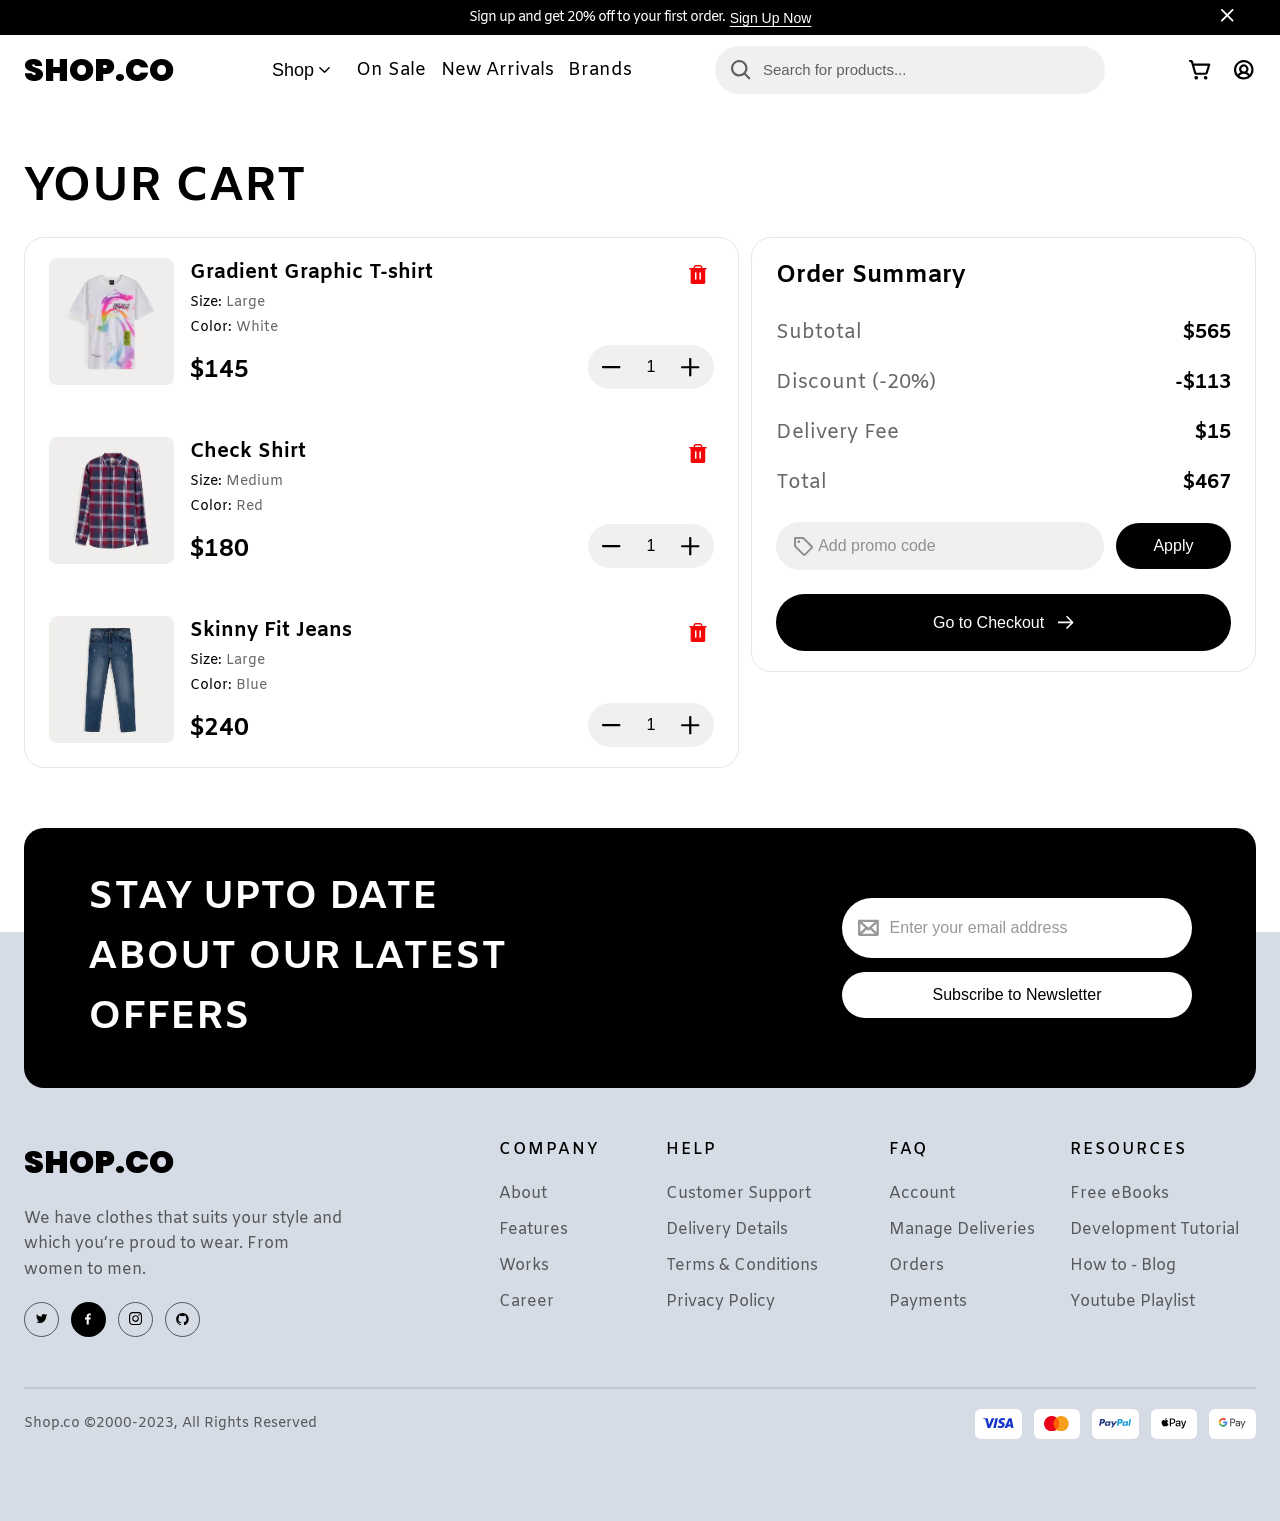
<file: cart.html>
<!doctype html>
<html lang="en">
  <head>
    <meta charset="UTF-8" />
    <meta name="viewport" content="width=device-width, initial-scale=1.0" />
    <title>Cart</title>
    <link rel="stylesheet" href="./css/main.min.css" />
  </head>
  <body>
    <header class="header">
      <div class="header__promo">
        <div class="container">
          <div class="header__promo-container">
            <div class="header__promo-block">
              <p class="header__offer">
                Sign up and get 20% off to your first order.
              </p>
              <button class="btn-sign-up" type="button" data-toggle=".backdrop">
                Sign Up Now
              </button>
            </div>
            <button
              class="btn-close promo-btn-close"
              type="button"
              aria-label="Закрити"
            >
              <svg width="13.3" height="13.3">
                <use href="./images/icons.svg#icon-close"></use>
              </svg>
            </button>
          </div>
        </div>
      </div>

      <div class="container">
        <div class="header__container">
          <button
            class="header__burger"
            type="button"
            data-toggle=".mobile-menu"
          >
            <svg class="header__burger-icon" width="18.75" height="14.25">
              <use href="./images/icons.svg#menu-burger"></use>
            </svg>
          </button>
          <a class="header__logo-site" href="./index.html">SHOP.CO</a>
          <nav class="header__nav">
            <ul class="header__menu">
              <li class="header__dropdown-block">
                <button
                  class="header__btn-dropdown"
                  type="button"
                  aria-expanded="false"
                  aria-controls="shop-menu"
                >
                  Shop

                  <svg class="header__dropdown-icon" width="11.5" height="6.5">
                    <use href="./images/icons.svg#icon-Vector"></use>
                  </svg>
                </button>

                <ul id="shop-menu" class="header__dropdown-menu" hidden>
                  <li class="header__submenu-item">
                    <button class="header__submenu-btn" type="button">
                      Men

                      <svg class="header__submenu-icon" width="6" height="10">
                        <use href="./images/icons.svg#icon-arrow-right"></use>
                      </svg>
                    </button>

                    <ul class="header__submenu" hidden>
                      <li>
                        <a class="header__submenu-link" href="./tshirts.html">T-Shirts</a>
                      </li>
                      <li>
                        <a class="header__submenu-link" href="#">Hoodies</a>
                      </li>
                      <li>
                        <a class="header__submenu-link" href="#">Jeans</a>
                      </li>
                      <li>
                        <a class="header__submenu-link" href="#">Shoes</a>
                      </li>
                    </ul>
                  </li>

                  <li>
                    <a class="header__dropdown-link" href="#">Girl</a>
                  </li>

                  <li>
                    <a class="header__dropdown-link" href="#">Children</a>
                  </li>
                </ul>
              </li>

              <li><a class="header__link" href="#">On Sale</a></li>
              <li><a class="header__link" href="#">New Arrivals</a></li>
              <li><a class="header__link" href="#">Brands</a></li>
            </ul>
          </nav>
          <div class="search">
            <form name="search-form" class="search__form">
              <button class="search__btn" type="submit" aria-label="search">
                <svg class="search__icon" width="20" height="20">
                  <use href="./images/icons.svg#icon-search"></use>
                </svg>
              </button>
              <label class="visually-hidden" for="search-input"
                >Search for products</label
              >
              <input
                type="search"
                class="search__input"
                id="search-input"
                placeholder="Search for products..."
              />
            </form>
          </div>

          <div class="header__icon-block">
            <button
              class="header__btn-search"
              type="button"
              data-toggle=".search-sidebar"
            >
              <svg width="20" height="20">
                <use href="./images/icons.svg#icon-search"></use>
              </svg>
            </button>
            <a href="./cart.html" class="header__btn-cart" aria-label="cart">
              <svg width="22.13" height="20.25">
                <use href="./images/icons.svg#icon-cart"></use>
              </svg>
            </a>
            <button
              class="header__btn-user"
              type="button"
              aria-label="user"
              data-toggle=".backdrop-user"
            >
              <svg width="20.25" height="20.25">
                <use href="./images/icons.svg#icon-user"></use>
              </svg>
            </button>
          </div>
          <!-- ----------------------------------- -->
          <div class="mobile-menu is-hidden">
            <button
              class="mobile-menu__btn-close menu-btn-close"
              type="button"
              data-toggle=".mobile-menu"
            >
              <svg class="mobile-menu__mobile-icon" width="15" height="15">
                <use href="./images/icons.svg#icon-close"></use>
              </svg>
            </button>
            <a class="mobile-menu__logo-mobile" href="./index.html">SHOP.CO</a>

            <nav class="mobile-menu__nav">
              <ul class="mobile-menu__menu">
                <li class="mobile-menu__item">
                  <button
                    class="mobile-menu__link mobile-menu__shop-btn"
                    type="button"
                    aria-expanded="false"
                  >
                    Shop

                    <svg class="mobile-menu__arrow" width="11.5" height="6.5">
                      <use href="./images/icons.svg#icon-Vector"></use>
                    </svg>
                  </button>

                  <ul class="mobile-menu__submenu" hidden>
                    <li class="mobile-menu__submenu-item">
                      <button
                        class="mobile-menu__submenu-btn"
                        type="button"
                        aria-expanded="false"
                      >
                        Men

                        <svg
                          class="mobile-menu__arrow"
                          width="11.5"
                          height="6.5"
                        >
                          <use href="./images/icons.svg#icon-Vector"></use>
                        </svg>
                      </button>

                      <ul class="mobile-menu__subsubmenu" hidden>
                        <li>
                          <a class="mobile-menu__sublink" href="./tshirts.html">
                            T-Shirts
                          </a>
                        </li>

                        <li>
                          <a class="mobile-menu__sublink" href="#"> Hoodies </a>
                        </li>

                        <li>
                          <a class="mobile-menu__sublink" href="#"> Jeans </a>
                        </li>

                        <li>
                          <a class="mobile-menu__sublink" href="#"> Shoes </a>
                        </li>
                      </ul>
                    </li>

                    <li>
                      <a class="mobile-menu__sublink" href="#"> Girl </a>
                    </li>

                    <li>
                      <a class="mobile-menu__sublink" href="#"> Children </a>
                    </li>
                  </ul>
                </li>

                <li>
                  <a class="mobile-menu__link link" href="#"> On Sale </a>
                </li>

                <li>
                  <a class="mobile-menu__link link" href="#"> New Arrivals </a>
                </li>

                <li>
                  <a class="mobile-menu__link link" href="#"> Brands </a>
                </li>
              </ul>
            </nav>
          </div>
          <!-- --------------------------------------- -->
        </div>
      </div>
      <!-- слайдер пошук -->
      <div class="search-sidebar is-hidden">
        <form name="search-sidebar" autocomplete="off">
          <div class="search-sidebar__form-field">
            <button class="search-sidebar__btn-search" type="submit">
              <svg width="22" height="22">
                <use href="./images/icons.svg#icon-search"></use>
              </svg>
            </button>
            <label
              class="search-sidebar__label visually-hidden"
              for="search-product"
              >Search product</label
            >
            <input
              class="search-sidebar__input"
              id="search-product"
              placeholder="Search product"
              type="search"
            />
            <button
              class="btn-close search-sidebar__btn-close"
              data-toggle=".search-sidebar"
              type="button"
            >
              <svg width="18" height="18">
                <use href="./images/icons.svg#icon-close"></use>
              </svg>
            </button>
          </div>
        </form>
      </div>
      <!-- слайдер пошук -->
    </header>
    <main>
      <section class="section cart-section">
        <div class="container">
          <h2 class="section__title cart-section__cart-title">Your cart</h2>
          <div class="cart-section__container">
            <ul class="cart-section__list">
              <li class="cart-section__item">
                <article class="cart-section__card">
                  <img
                    width="295"
                    height="298"
                    class="cart-section__img"
                    srcset="
                      ./images/gradient-graphic.webp    1x,
                      ./images/gradient-graphic@2x.webp 2x
                    "
                    src="./images/gradient-graphic.webp"
                    alt="Gradient Graphic T-shirt"
                  />
                  <div class="cart-section__box">
                    <div class="cart-section__info">
                      <h3 class="cart-section__title">
                        Gradient Graphic T-shirt
                      </h3>
                      <p class="cart-section__size">
                        Size: <span class="cart-section__accept">Large</span>
                      </p>
                      <p class="cart-section__color">
                        Color: <span class="cart-section__accept">White</span>
                      </p>
                      <span class="cart-section__price">$145</span>
                    </div>
                    <div class="cart-section__actions">
                      <button class="btn-delete" type="button">
                        <svg width="18" height="19.5">
                          <use href="./images/icons.svg#icon-delete"></use>
                        </svg>
                      </button>

                      <div class="cart-section__add-container">
                        <button
                          class="cart-section__count-minus"
                          type="button"
                          aria-label="Decrease quantity"
                        >
                          <svg width="18.75" height="3">
                            <use href="./images/icons.svg#icon-minus"></use>
                          </svg>
                        </button>
                        <input
                          class="cart-section__quantity-input"
                          type="text"
                          value="1"
                          inputmode="numeric"
                          min="1"
                          max="5"
                          name="quantity"
                          aria-label="Product quantity"
                        />
                        <button
                          class="cart-section__count-plus"
                          type="button"
                          aria-label="Increase quantity"
                        >
                          <svg width="18.75" height="18.75">
                            <use href="./images/icons.svg#icon-plus"></use>
                          </svg>
                        </button>
                      </div>
                    </div>
                  </div>
                </article>
              </li>
              <li class="cart-section__item">
                <article class="cart-section__card">
                  <img
                    class="cart-section__img"
                    width="295"
                    height="298"
                    srcset="
                      ./images/checkered.webp    1x,
                      ./images/checkered@2x.webp 2x
                    "
                    src="./images/checkered.webp"
                    alt="CHECKERED SHIRT"
                  />
                  <div class="cart-section__box">
                    <div class="cart-section__info">
                      <h3 class="cart-section__title">Check Shirt</h3>
                      <p class="cart-section__size">
                        Size: <span class="cart-section__accept">Medium</span>
                      </p>
                      <p class="cart-section__color">
                        Color: <span class="cart-section__accept">Red</span>
                      </p>
                      <span class="cart-section__price">$180</span>
                    </div>
                    <div class="cart-section__actions">
                      <button class="btn-delete" type="button">
                        <svg width="18" height="19.5">
                          <use href="./images/icons.svg#icon-delete"></use>
                        </svg>
                      </button>

                      <div class="cart-section__add-container">
                        <button
                          class="cart-section__count-minus"
                          type="button"
                          aria-label="Decrease quantity"
                        >
                          <svg width="18.75" height="3">
                            <use href="./images/icons.svg#icon-minus"></use>
                          </svg>
                        </button>
                        <input
                          class="cart-section__quantity-input"
                          type="text"
                          value="1"
                          inputmode="numeric"
                          min="1"
                          max="5"
                          name="quantity"
                          aria-label="Product quantity"
                        />
                        <button
                          class="cart-section__count-plus"
                          type="button"
                          aria-label="Increase quantity"
                        >
                          <svg width="18.75" height="18.75">
                            <use href="./images/icons.svg#icon-plus"></use>
                          </svg>
                        </button>
                      </div>
                    </div>
                  </div>
                </article>
              </li>
              <li class="cart-section__item">
                <article class="cart-section__card">
                  <img
                    class="cart-section__img"
                    width="295"
                    height="298"
                    srcset="./images/skinny.webp 1x, ./images/skinny@2x.webp 2x"
                    src="./images/skinny.webp"
                    alt="SKINNY FIT JEANS"
                  />
                  <div class="cart-section__box">
                    <div class="cart-section__info">
                      <h3 class="cart-section__title">Skinny Fit Jeans</h3>
                      <p class="cart-section__size">
                        Size: <span class="cart-section__accept">Large</span>
                      </p>
                      <p class="cart-section__color">
                        Color: <span class="cart-section__accept">Blue</span>
                      </p>
                      <span class="cart-section__price">$240</span>
                    </div>
                    <div class="cart-section__actions">
                      <button class="btn-delete" type="button">
                        <svg width="18" height="19.5">
                          <use href="./images/icons.svg#icon-delete"></use>
                        </svg>
                      </button>

                      <div class="cart-section__add-container">
                        <button
                          class="cart-section__count-minus"
                          type="button"
                          aria-label="Decrease quantity"
                        >
                          <svg width="18.75" height="3">
                            <use href="./images/icons.svg#icon-minus"></use>
                          </svg>
                        </button>
                        <input
                          class="cart-section__quantity-input"
                          type="text"
                          value="1"
                          inputmode="numeric"
                          min="1"
                          max="5"
                          name="quantity"
                          aria-label="Product quantity"
                        />
                        <button
                          class="cart-section__count-plus"
                          type="button"
                          aria-label="Increase quantity"
                        >
                          <svg width="18.75" height="18.75">
                            <use href="./images/icons.svg#icon-plus"></use>
                          </svg>
                        </button>
                      </div>
                    </div>
                  </div>
                </article>
              </li>
            </ul>

            <!-- -------------------------------------- -->
            <aside class="order-summary">
              <h3 class="order-summary__title">Order Summary</h3>
              <!-- subtotal -->
              <!-- discount -->
              <!-- total -->
              <ul class="order-summary__list">
                <li class="order-summary__item">
                  <span class="order-summary__label">Subtotal</span>
                  <span class="order-summary__value">$565</span>
                </li>
                <li class="order-summary__item">
                  <span class="order-summary__label">Discount (-20%)</span>
                  <span class="order-summary__value discount">-$113</span>
                </li>
                <li class="order-summary__item">
                  <span class="order-summary__label">Delivery Fee</span>
                  <span class="order-summary__value">$15</span>
                </li>
                <li class="order-summary__item">
                  <span class="order-summary__label">Total</span>
                  <span class="order-summary__value">$467</span>
                </li>
              </ul>

              <form class="order-summary__promo-form">
                <div class="order-summary__promo-box">
                  <label class="visually-hidden" for="promo-code"
                    >Promo code</label
                  >
                  <svg
                    class="order-summary__icon-promo-code"
                    width="21"
                    height="21"
                  >
                    <use href="./images/icons.svg#promo-code"></use>
                  </svg>
                  <input
                    class="order-summary__promo-input"
                    type="text"
                    id="promo-code"
                    name="promo-code"
                    placeholder="Add promo code"
                    required
                  />
                </div>
                <button
                  class="order-summary__btn-apply"
                  type="submit"
                  aria-label="Apply promo code"
                >
                  Apply
                </button>
              </form>

              <button class="btn-checkout" type="button">
                Go to Checkout
                <svg width="15.76" height="18.75">
                  <use href="./images/icons.svg#icon-next"></use>
                </svg>
              </button>
            </aside>
          </div>
        </div>
      </section>
    </main>
    <footer class="footer">
      <div class="container">
        <div class="footer__offers-container">
          <h2 class="footer__offers-title">
            STAY UPTO DATE ABOUT OUR LATEST OFFERS
          </h2>
          <form
            class="footer__input-block"
            name="offers-form"
            autocomplete="off"
          >
            <div class="footer__input-box">
              <label class="visually-hidden" for="user-email"
                >Enter your email address</label
              >
              <svg class="footer__icon-email" width="24" height="24">
                <use href="./images/icons.svg#icon-email"></use>
              </svg>
              <input
                id="user-email"
                type="email"
                class="footer__input-email"
                placeholder="Enter your email address"
                required
              />
            </div>
            <button class="btn-subscribe btn-subscribe--accept" type="submit">
              Subscribe to Newsletter
            </button>
          </form>
        </div>

        <div class="footer__middle-container">
          <div class="footer__info-block">
            <a class="footer__logo" href="./index.html">SHOP.CO</a>
            <p class="footer__logo-description">
              We have clothes that suits your style and<br />
              which you’re proud to wear. From<br />
              women to men.
            </p>
            <div class="footer__icons-container">
              <a
                class="twitter-link twitter-link--social"
                href="#"
                aria-label="Go to Twitter profile"
              >
                <svg width="12" height="12">
                  <use href="./images/icons.svg#icon-twitter"></use>
                </svg>
              </a>
              <a
                class="facebook-link facebook-link--accept facebook-link--social"
                href="#"
                aria-label="Go to facebook profile"
              >
                <svg width="6.32" height="12.7" fill="#fff">
                  <use href="./images/icons.svg#icon-facebook"></use>
                </svg>
              </a>
              <a
                class="instagram-link instagram-link--social"
                href="#"
                aria-label="Go to Instagram profile"
              >
                <svg width="13.55" height="13.55">
                  <use href="./images/icons.svg#icon-instagram"></use>
                </svg>
              </a>
              <a
                class="git-hub-link git-hub-link--social"
                href="#"
                aria-label="Go to git-hub profile"
              >
                <svg width="12.96" height="12.65">
                  <use href="./images/icons.svg#icon-git-hub"></use>
                </svg>
              </a>
            </div>
          </div>
          <div class="footer__nav-block">
            <div class="footer__nav-box">
              <nav class="footer__nav">
                <h3 class="footer__nav-title">Company</h3>
                <ul class="footer__menu">
                  <li>
                    <a class="footer__link" href="#">About</a>
                  </li>
                  <li>
                    <a class="footer__link" href="#">Features</a>
                  </li>
                  <li>
                    <a class="footer__link" href="#">Works</a>
                  </li>
                  <li>
                    <a class="footer__link" href="#">Career</a>
                  </li>
                </ul>
              </nav>
              <nav class="footer__nav footer__nav--accept">
                <h3 class="footer__nav-title">Help</h3>
                <ul class="footer__menu">
                  <li>
                    <a class="footer__link" href="#">Customer Support</a>
                  </li>
                  <li>
                    <a class="footer__link" href="#">Delivery Details</a>
                  </li>
                  <li>
                    <a class="footer__link" href="#">Terms & Conditions</a>
                  </li>
                  <li>
                    <a class="footer__link" href="#">Privacy Policy</a>
                  </li>
                </ul>
              </nav>
            </div>
            <div class="footer__nav-box">
              <nav class="footer__nav">
                <h3 class="footer__nav-title">FAQ</h3>
                <ul class="footer__menu">
                  <li>
                    <a class="footer__link" href="#">Account</a>
                  </li>
                  <li>
                    <a class="footer__link" href="#">Manage Deliveries</a>
                  </li>
                  <li>
                    <a class="footer__link" href="#">Orders</a>
                  </li>
                  <li>
                    <a class="footer__link" href="#">Payments</a>
                  </li>
                </ul>
              </nav>
              <nav class="footer__nav">
                <h3 class="footer__nav-title">Resources</h3>
                <ul class="footer__menu">
                  <li>
                    <a class="footer__link" href="#">Free eBooks</a>
                  </li>
                  <li>
                    <a class="footer__link" href="#">Development Tutorial</a>
                  </li>
                  <li>
                    <a class="footer__link" href="#">How to - Blog</a>
                  </li>
                  <li>
                    <a class="footer__link" href="#">Youtube Playlist</a>
                  </li>
                </ul>
              </nav>
            </div>
          </div>
        </div>
        <div class="footer__bottom">
          <p class="footer__terms">
            Shop.co &copy;2000-2023, All Rights Reserved
          </p>
          <div class="footer__cards-block">
            <div class="footer__cards-bank">
              <svg width="32.54" height="10.51" role="img" aria-label="Visa">
                <use href="./images/icons.svg#visa"></use>
              </svg>
            </div>
            <div class="footer__cards-bank">
              <svg
                width="25.38"
                height="15.69"
                role="img"
                aria-label="Mastercard"
              >
                <use href="./images/icons.svg#mastercard"></use>
              </svg>
            </div>
            <div class="footer__cards-bank">
              <svg width="34.55" height="9.21" role="img" aria-label="Paypal">
                <use href="./images/icons.svg#paypal"></use>
              </svg>
            </div>
            <div class="footer__cards-bank">
              <svg
                width="26.41"
                height="11.21"
                role="img"
                aria-label="Apple Pay"
              >
                <use href="./images/icons.svg#apple-pay"></use>
              </svg>
            </div>
            <div class="footer__cards-bank">
              <svg width="28.56" height="11.21" role="img" aria-label="G-pay">
                <use href="./images/icons.svg#g-pay"></use>
              </svg>
            </div>
          </div>
        </div>
      </div>
    </footer>
    <div class="backdrop is-hidden">
      <div class="modal">
        <button class="modal__btn-close" type="button" data-toggle=".backdrop">
          <svg width="13.3" height="13.3">
            <use href="./images/icons.svg#icon-close"></use>
          </svg>
        </button>
        <h2 class="modal__title">Sign Up</h2>
        <form class="modal__form" name="modal-form" autocomplete="off">
          <div class="modal__container">
            <label class="modal__lable" for="sing-up-email"
              >Email or phone</label
            >
            <input
              class="modal__input"
              type="text"
              id="sing-up-email"
              name="sing-up-email"
              minlength="3"
              maxlength="20"
              pattern="^\+[0-9]{12}"
              required
            />
            <span class="modal__text"
              >Наприклад: my@email.com або 380XXXXXXXXX / 48XXXXXXXXX</span
            >
            <label class="modal__lable" for="sing-up-password">Password</label>
            <input
              class="modal__input"
              type="password"
              id="sing-up-password"
              name="sing-up-password"
              minlength="3"
              maxlength="20"
              required
            />
          </div>
          <button class="modal__sing-up-btn sing-up-btn" type="submit">
            Sing Up
          </button>
        </form>
      </div>
    </div>
    <!-- modal user -->
    <div class="backdrop-user is-hidden" role="dialog" aria-modal="true">
      <div class="modal-user">
        <button
          class="modal-user__btn-close"
          data-toggle=".backdrop-user"
          type="button"
        >
          <svg width="15" height="15">
            <use href="./images/icons.svg#icon-close"></use>
          </svg>
        </button>
        <h2 class="modal-user__title">Personal account</h2>
        <form name="modal-user-form" autocomplete="off">
          <div class="modal-user__form-field">
            <label class="modal-user__label" for="user-name">E-mail:</label>
            <input
              type="email"
              class="modal-user__email"
              id="user-name"
              placeholder="Email"
              required
            />
          </div>
          <div class="modal-user__form-field">
            <label class="modal-user__label" for="user-password"
              >Password:</label
            >
            <input
              type="password"
              class="modal-user__password"
              id="user-password"
              placeholder="password"
              required
            />
          </div>

          <button class="modal-user__btn-enter" type="submit">Enter</button>
        </form>
      </div>
    </div>
    <!-- modal user -->
    <script type="module" src="./js/black-line.js"></script>
    <script type="module" src="./js/header-dropdown.js"></script>
    <script type="module" src="./js/mobile-menu-shop-btn.js"></script>
    <script type="module" src="./js/open-close.js"></script>
    <script type="module" src="./js/add-product.js"></script>
  </body>
</html>
</file>
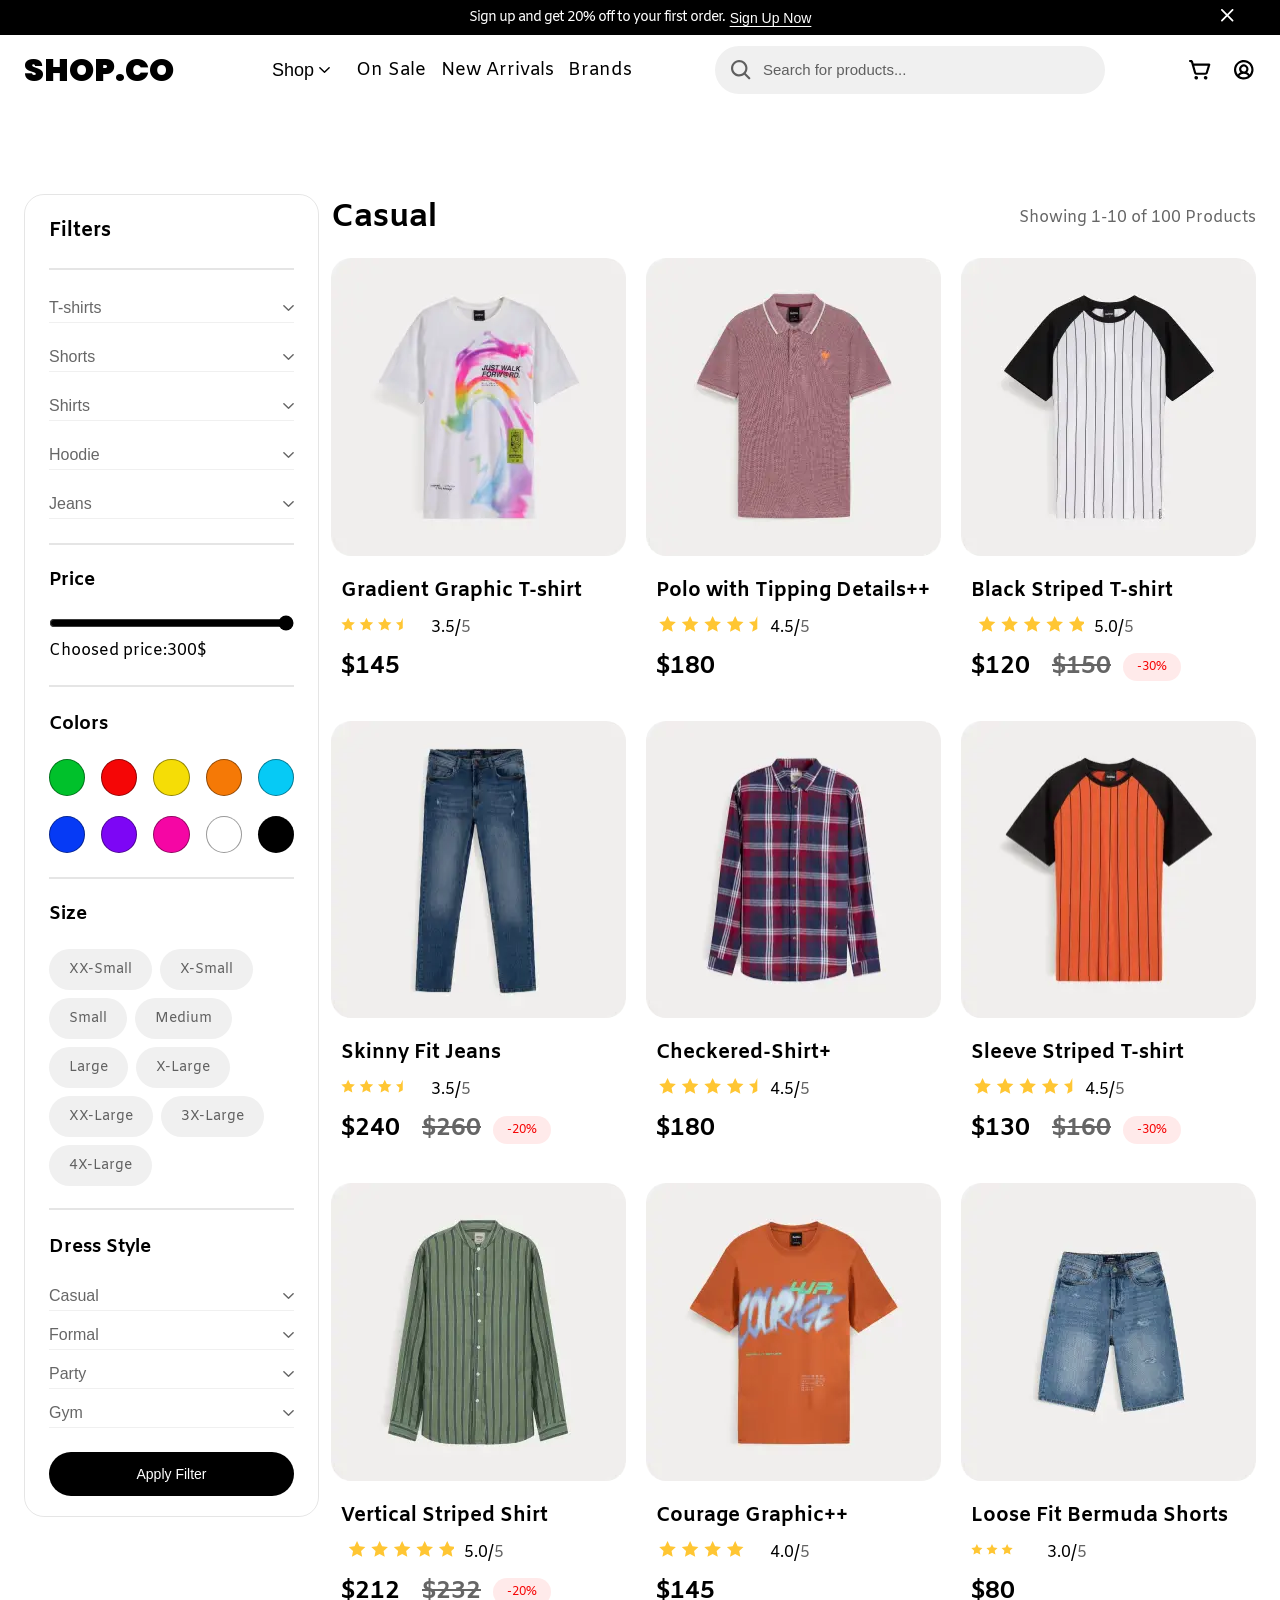
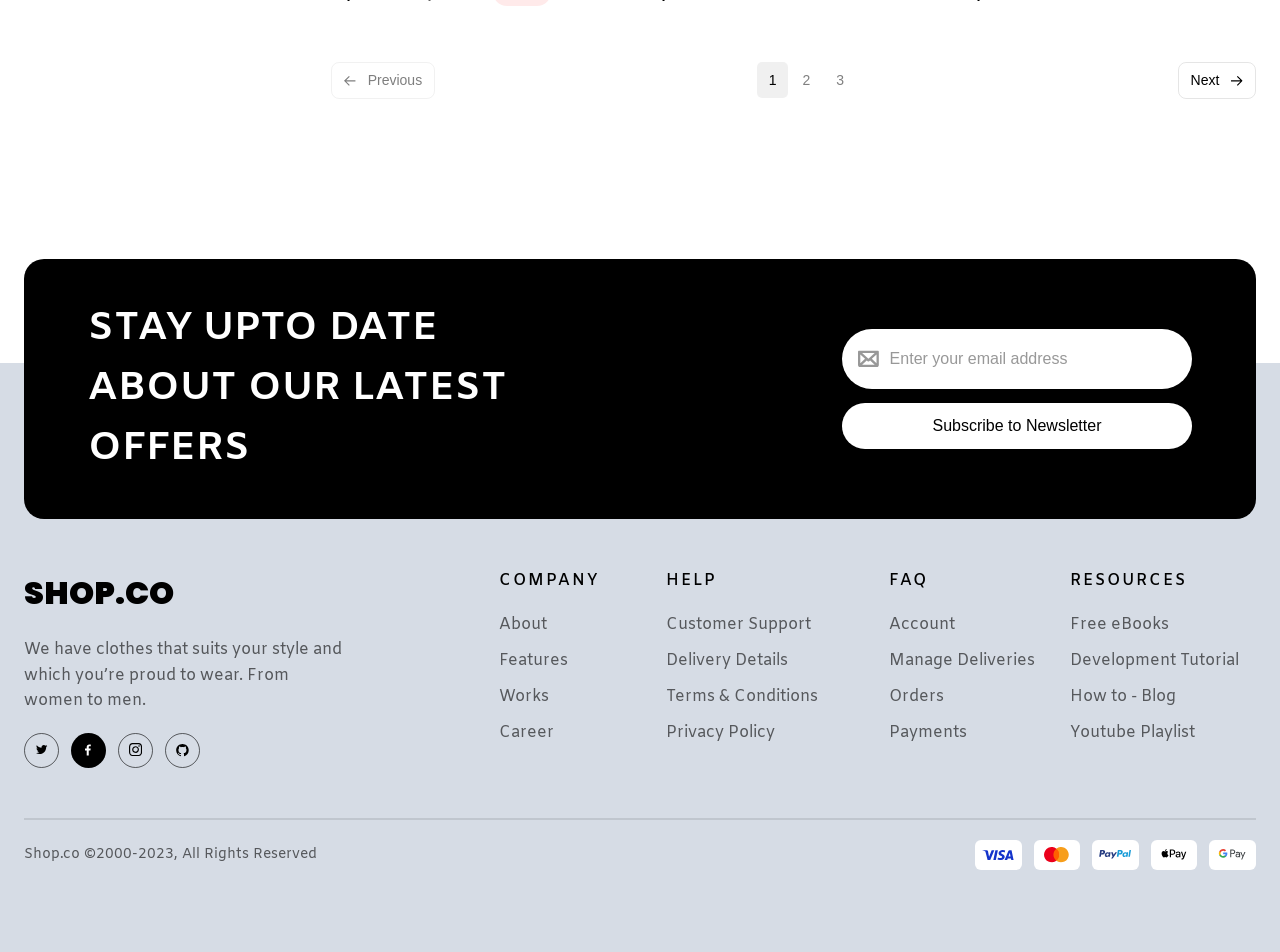
<file: casual.html>
<!doctype html>
<html lang="en">
  <head>
    <meta charset="UTF-8" />
    <meta name="viewport" content="width=device-width, initial-scale=1.0" />
    <title>Casual</title>
    <link rel="stylesheet" href="./css/main.min.css" />
  </head>

  <body>
    <header class="header">
      <div class="header__promo">
        <div class="container">
          <div class="header__promo-container">
            <div class="header__promo-block">
              <p class="header__offer">
                Sign up and get 20% off to your first order.
              </p>
              <button class="btn-sign-up" type="button" data-toggle=".backdrop">
                Sign Up Now
              </button>
            </div>
            <button
              class="btn-close promo-btn-close"
              type="button"
              aria-label="Закрити"
            >
              <svg width="13.3" height="13.3">
                <use href="./images/icons.svg#icon-close"></use>
              </svg>
            </button>
          </div>
        </div>
      </div>

      <div class="container">
        <div class="header__container">
          <button
            class="header__burger"
            type="button"
            data-toggle=".mobile-menu"
          >
            <svg class="header__burger-icon" width="18.75" height="14.25">
              <use href="./images/icons.svg#menu-burger"></use>
            </svg>
          </button>
          <a class="header__logo-site" href="./index.html">SHOP.CO</a>
          <nav class="header__nav">
            <ul class="header__menu">
              <li class="header__dropdown-block">
                <button
                  class="header__btn-dropdown"
                  type="button"
                  aria-expanded="false"
                  aria-controls="shop-menu"
                >
                  Shop

                  <svg class="header__dropdown-icon" width="11.5" height="6.5">
                    <use href="./images/icons.svg#icon-Vector"></use>
                  </svg>
                </button>

                <ul id="shop-menu" class="header__dropdown-menu" hidden>
                  <li class="header__submenu-item">
                    <button class="header__submenu-btn" type="button">
                      Men

                      <svg class="header__submenu-icon" width="6" height="10">
                        <use href="./images/icons.svg#icon-arrow-right"></use>
                      </svg>
                    </button>

                    <ul class="header__submenu" hidden>
                      <li>
                        <a class="header__submenu-link" href="./tshirts.html"
                          >T-Shirts</a
                        >
                      </li>
                      <li>
                        <a class="header__submenu-link" href="#">Hoodies</a>
                      </li>
                      <li>
                        <a class="header__submenu-link" href="#">Jeans</a>
                      </li>
                      <li>
                        <a class="header__submenu-link" href="#">Shoes</a>
                      </li>
                    </ul>
                  </li>

                  <li>
                    <a class="header__dropdown-link" href="#">Girl</a>
                  </li>

                  <li>
                    <a class="header__dropdown-link" href="#">Children</a>
                  </li>
                </ul>
              </li>

              <li><a class="header__link" href="#">On Sale</a></li>
              <li><a class="header__link" href="#">New Arrivals</a></li>
              <li><a class="header__link" href="#">Brands</a></li>
            </ul>
          </nav>
          <div class="search">
            <form name="search-form" class="search__form">
              <button class="search__btn" type="submit" aria-label="search">
                <svg class="search__icon" width="20" height="20">
                  <use href="./images/icons.svg#icon-search"></use>
                </svg>
              </button>
              <label class="visually-hidden" for="search-input"
                >Search for products</label
              >
              <input
                type="search"
                class="search__input"
                id="search-input"
                placeholder="Search for products..."
              />
            </form>
          </div>

          <div class="header__icon-block">
            <!-- -----------кнопка пошуку мобільна версія------------ -->
            <button
              class="header__btn-search"
              type="button"
              data-toggle=".search-sidebar"
            >
              <svg width="20" height="20">
                <use href="./images/icons.svg#icon-search"></use>
              </svg>
            </button>
            <!-- ------------------- -->
            <a href="./cart.html" class="header__btn-cart" aria-label="cart">
              <svg width="22.13" height="20.25">
                <use href="./images/icons.svg#icon-cart"></use>
              </svg>
            </a>
            <button
              class="header__btn-user"
              type="button"
              aria-label="user"
              data-toggle=".backdrop-user"
            >
              <svg width="20.25" height="20.25">
                <use href="./images/icons.svg#icon-user"></use>
              </svg>
            </button>
          </div>
          <!-- ----------------------------------- -->
          <div class="mobile-menu is-hidden">
            <button
              class="mobile-menu__btn-close menu-btn-close"
              type="button"
              data-toggle=".mobile-menu"
            >
              <svg class="mobile-menu__mobile-icon" width="15" height="15">
                <use href="./images/icons.svg#icon-close"></use>
              </svg>
            </button>
            <a class="mobile-menu__logo-mobile" href="./index.html">SHOP.CO</a>

            <nav class="mobile-menu__nav">
              <ul class="mobile-menu__menu">
                <li class="mobile-menu__item">
                  <button
                    class="mobile-menu__link mobile-menu__shop-btn"
                    type="button"
                    aria-expanded="false"
                  >
                    Shop

                    <svg class="mobile-menu__arrow" width="11.5" height="6.5">
                      <use href="./images/icons.svg#icon-Vector"></use>
                    </svg>
                  </button>

                  <ul class="mobile-menu__submenu" hidden>
                    <li class="mobile-menu__submenu-item">
                      <button
                        class="mobile-menu__submenu-btn"
                        type="button"
                        aria-expanded="false"
                      >
                        Men

                        <svg
                          class="mobile-menu__arrow"
                          width="11.5"
                          height="6.5"
                        >
                          <use href="./images/icons.svg#icon-Vector"></use>
                        </svg>
                      </button>

                      <ul class="mobile-menu__subsubmenu" hidden>
                        <li>
                          <a class="mobile-menu__sublink" href="./tshirts.html">
                            T-Shirts
                          </a>
                        </li>

                        <li>
                          <a class="mobile-menu__sublink" href="#"> Hoodies </a>
                        </li>

                        <li>
                          <a class="mobile-menu__sublink" href="#"> Jeans </a>
                        </li>

                        <li>
                          <a class="mobile-menu__sublink" href="#"> Shoes </a>
                        </li>
                      </ul>
                    </li>

                    <li>
                      <a class="mobile-menu__sublink" href="#"> Girl </a>
                    </li>

                    <li>
                      <a class="mobile-menu__sublink" href="#"> Children </a>
                    </li>
                  </ul>
                </li>

                <li>
                  <a class="mobile-menu__link link" href="#"> On Sale </a>
                </li>

                <li>
                  <a class="mobile-menu__link link" href="#"> New Arrivals </a>
                </li>

                <li>
                  <a class="mobile-menu__link link" href="#"> Brands </a>
                </li>
              </ul>
            </nav>
          </div>
          <!-- --------------------------------------- -->
        </div>
      </div>
      <!-- слайдер пошук -->
      <div class="search-sidebar is-hidden">
        <form name="search-sidebar" autocomplete="off">
          <div class="search-sidebar__form-field">
            <button class="search-sidebar__btn-search" type="submit">
              <svg width="22" height="22">
                <use href="./images/icons.svg#icon-search"></use>
              </svg>
            </button>
            <label
              class="search-sidebar__label visually-hidden"
              for="search-product"
              >Search product</label
            >
            <input
              class="search-sidebar__input"
              id="search-product"
              placeholder="Search product"
              type="search"
            />
            <button
              class="btn-close search-sidebar__btn-close"
              data-toggle=".search-sidebar"
              type="button"
            >
              <svg width="18" height="18">
                <use href="./images/icons.svg#icon-close"></use>
              </svg>
            </button>
          </div>
        </form>
      </div>
      <!-- слайдер пошук -->
    </header>
    <main>
      <section class="section casual-section">
        <div class="container">
          <div class="casual-section__main-container">
            <aside class="casual-section__filter-container">
              <h2 class="visually-hidden">Фільтрація товарів</h2>
              <form id="filters-form">
                <div class="casual-section__filter-title-block">
                  <h3 class="casual-section__filter-title">Filters</h3>
                  <button
                    class="casual-section__btn-filter-close"
                    type="button"
                    aria-label="Close filters"
                  >
                    <svg width="15.76" height="15.76">
                      <use href="./images/icons.svg#icon-close"></use>
                    </svg>
                  </button>
                </div>
                <ul class="filter-clothing">
                  <li class="filter-clothing__item">
                    <button
                      class="filter-clothing__btn-clothing"
                      type="button"
                      aria-expanded="false"
                      aria-controls="sub-tshirts"
                    >
                      T-shirts
                      <svg
                        class="dropdown-icon filter-clothing__vector-direction"
                        width="11.5"
                        height="6.5"
                      >
                        <use href="./images/icons.svg#icon-Vector"></use>
                      </svg>
                    </button>
                    <div id="sub-tshirts" class="filter-clothing__sub-content">
                      <label class="filter-clothing__sub-label"
                        ><input type="checkbox" name="tshirts" value="Plain" />
                        Plain</label
                      >
                      <label class="filter-clothing__sub-label"
                        ><input
                          type="checkbox"
                          name="tshirts"
                          value="Graphic Tees"
                        />
                        Graphic Tees</label
                      >
                    </div>
                  </li>
                  <li class="filter-clothing__item">
                    <button
                      class="filter-clothing__btn-clothing"
                      type="button"
                      aria-expanded="false"
                      aria-controls="sub-shorts"
                    >
                      Shorts
                      <svg
                        class="dropdown-icon filter-clothing__vector-direction"
                        width="11.5"
                        height="6.5"
                      >
                        <use href="./images/icons.svg#icon-Vector"></use>
                      </svg>
                    </button>
                    <div id="sub-shorts" class="filter-clothing__sub-content">
                      <label class="filter-clothing__sub-label"
                        ><input type="checkbox" name="shorts" value="Denim" />
                        Denim</label
                      >
                      <label class="filter-clothing__sub-label"
                        ><input type="checkbox" name="shorts" value="Cargo" />
                        Cargo</label
                      >
                    </div>
                  </li>
                  <li class="filter-clothing__item">
                    <button
                      class="filter-clothing__btn-clothing"
                      type="button"
                      aria-expanded="false"
                      aria-controls="sub-shirts"
                    >
                      Shirts
                      <svg
                        class="dropdown-icon filter-clothing__vector-direction"
                        width="11.5"
                        height="6.5"
                      >
                        <use href="./images/icons.svg#icon-Vector"></use>
                      </svg>
                    </button>
                    <div id="sub-shirts" class="filter-clothing__sub-content">
                      <label class="filter-clothing__sub-label"
                        ><input
                          type="checkbox"
                          name="shirts"
                          value="Overshirt"
                        />
                        Overshirt</label
                      >
                      <label class="filter-clothing__sub-label"
                        ><input
                          type="checkbox"
                          name="shirts"
                          value="Dress Shirts"
                        />
                        Dress Shirts</label
                      >
                    </div>
                  </li>
                  <li class="filter-clothing__item">
                    <button
                      class="filter-clothing__btn-clothing"
                      type="button"
                      aria-expanded="false"
                      aria-controls="sub-hoodie"
                    >
                      Hoodie
                      <svg
                        class="dropdown-icon filter-clothing__vector-direction"
                        width="11.5"
                        height="6.5"
                      >
                        <use href="./images/icons.svg#icon-Vector"></use>
                      </svg>
                    </button>
                    <div id="sub-hoodie" class="filter-clothing__sub-content">
                      <label class="filter-clothing__sub-label"
                        ><input
                          type="checkbox"
                          name="hoodie"
                          value="Oversized"
                        />
                        Oversized</label
                      >
                      <label class="filter-clothing__sub-label"
                        ><input type="checkbox" name="hoodie" value="Zip-up" />
                        Zip-up</label
                      >
                    </div>
                  </li>
                  <li class="filter-clothing__item">
                    <button
                      class="filter-clothing__btn-clothing"
                      type="button"
                      aria-expanded="false"
                      aria-controls="sub-jeans"
                    >
                      Jeans
                      <svg
                        class="dropdown-icon filter-clothing__vector-direction"
                        width="11.5"
                        height="6.5"
                      >
                        <use href="./images/icons.svg#icon-Vector"></use>
                      </svg>
                    </button>
                    <div id="sub-jeans" class="filter-clothing__sub-content">
                      <label class="filter-clothing__sub-label"
                        ><input type="checkbox" name="jeans" value="Straight" />
                        Straight</label
                      >
                      <label class="filter-clothing__sub-label"
                        ><input type="checkbox" name="jeans" value="Skinny" />
                        Skinny</label
                      >
                    </div>
                  </li>
                </ul>
                <div class="filter-price">
                  <h3 class="filter-title">Price</h3>
                  <div class="filter-price__input">
                    <label class="visually-hidden" for="priceRange"
                      >Виберіть ціну:</label
                    >
                    <input
                      class="filter-price__slider"
                      type="range"
                      id="priceRange"
                      name="priceRange"
                      min="0"
                      max="300"
                      value="300"
                      step="5"
                    />
                    <p class="filter-price__value">
                      Choosed price:<span id="priceValue">300</span>$
                    </p>
                  </div>
                </div>
                <div class="filter-colors">
                  <h3 class="filter-title">Colors</h3>
                  <div class="filter-colors__list">
                    <input
                      class="filter-colors__input"
                      type="radio"
                      name="color"
                      id="color-green"
                    />
                    <label
                      class="filter-colors__label filter-colors__label--green"
                      for="color-green"
                      aria-label="green"
                    ></label>
                    <input
                      class="filter-colors__input"
                      type="radio"
                      name="color"
                      id="color-red"
                    />
                    <label
                      class="filter-colors__label filter-colors__label--red"
                      for="color-red"
                      aria-label="red"
                    ></label>
                    <input
                      class="filter-colors__input"
                      type="radio"
                      name="color"
                      id="color-yellow"
                    />
                    <label
                      class="filter-colors__label filter-colors__label--yellow"
                      for="color-yellow"
                      aria-label="yellow"
                    ></label>
                    <input
                      class="filter-colors__input"
                      type="radio"
                      name="color"
                      id="color-orange"
                    />
                    <label
                      class="filter-colors__label filter-colors__label--orange"
                      for="color-orange"
                      aria-label="orange"
                    ></label>
                    <input
                      class="filter-colors__input"
                      type="radio"
                      name="color"
                      id="color-aqua"
                    />
                    <label
                      class="filter-colors__label filter-colors__label--aqua"
                      for="color-aqua"
                      aria-label="aqua"
                    ></label>
                  </div>
                  <div class="filter-colors__list">
                    <input
                      class="filter-colors__input"
                      type="radio"
                      name="color"
                      id="color-blue"
                    />
                    <label
                      class="filter-colors__label filter-colors__label--blue"
                      for="color-blue"
                      aria-label="blue"
                    ></label>
                    <input
                      class="filter-colors__input"
                      type="radio"
                      name="color"
                      id="color-purple"
                    />
                    <label
                      class="filter-colors__label filter-colors__label--purple"
                      for="color-purple"
                      aria-label="purple"
                    ></label>
                    <input
                      class="filter-colors__input"
                      type="radio"
                      name="color"
                      id="color-pink"
                    />
                    <label
                      class="filter-colors__label filter-colors__label--pink"
                      for="color-pink"
                      aria-label="pink"
                    ></label>
                    <input
                      class="filter-colors__input"
                      type="radio"
                      name="color"
                      id="color-white"
                    />
                    <label
                      class="filter-colors__label filter-colors__label--white"
                      for="color-white"
                      aria-label="white"
                    ></label>
                    <input
                      class="filter-colors__input"
                      type="radio"
                      name="color"
                      id="color-black"
                    />
                    <label
                      class="filter-colors__label filter-colors__label--black"
                      for="color-black"
                      aria-label="black"
                    ></label>
                  </div>
                </div>
                <div class="filter-sizes">
                  <h3 class="filter-title filter-sizes__title">Size</h3>
                  <div class="filter-sizes__block">
                    <input
                      class="filter-sizes__input"
                      type="radio"
                      name="size"
                      id="size-xx-small"
                    />
                    <label class="filter-sizes__label" for="size-xx-small"
                      >XX-Small</label
                    >
                    <input
                      class="filter-sizes__input"
                      type="radio"
                      name="size"
                      id="size-x-small"
                    />
                    <label class="filter-sizes__label" for="size-x-small"
                      >X-Small</label
                    >
                    <input
                      class="filter-sizes__input"
                      type="radio"
                      name="size"
                      id="size-small"
                    />
                    <label class="filter-sizes__label" for="size-small"
                      >Small</label
                    >
                    <input
                      class="filter-sizes__input"
                      type="radio"
                      name="size"
                      id="size-medium"
                    />
                    <label class="filter-sizes__label" for="size-medium"
                      >Medium</label
                    >
                    <input
                      class="filter-sizes__input"
                      type="radio"
                      name="size"
                      id="size-large"
                    />
                    <label class="filter-sizes__label" for="size-large"
                      >Large</label
                    >
                    <input
                      class="filter-sizes__input"
                      type="radio"
                      name="size"
                      id="size-x-large"
                    />
                    <label class="filter-sizes__label" for="size-x-large"
                      >X-Large</label
                    >
                    <input
                      class="filter-sizes__input"
                      type="radio"
                      name="size"
                      id="size-xx-large"
                    />
                    <label class="filter-sizes__label" for="size-xx-large"
                      >XX-Large</label
                    >
                    <input
                      class="filter-sizes__input"
                      type="radio"
                      name="size"
                      id="size-3x-large"
                    />
                    <label class="filter-sizes__label" for="size-3x-large"
                      >3X-Large</label
                    >
                    <input
                      class="filter-sizes__input"
                      type="radio"
                      name="size"
                      id="size-4x-large"
                    />
                    <label class="filter-sizes__label" for="size-4x-large"
                      >4X-Large</label
                    >
                  </div>
                </div>
                <div class="filter-style">
                  <h3 class="filter-title">Dress Style</h3>
                  <div class="filter-style__block">
                    <div class="filter-style__group">
                      <button
                        class="filter-style__btn-category"
                        type="button"
                        aria-expanded="false"
                        aria-controls="style-casual"
                      >
                        <span>Casual</span>
                        <svg
                          class="dropdown-icon vector-direction"
                          width="11.5"
                          height="6.5"
                        >
                          <use href="./images/icons.svg#icon-Vector"></use>
                        </svg>
                      </button>
                      <div id="style-casual" class="filter-style__sub-content">
                        <label class="filter-style__sub-label"
                          ><input
                            type="checkbox"
                            name="casual"
                            value="t-shirts"
                          />
                          T-shirts</label
                        >
                        <label class="filter-style__sub-label"
                          ><input
                            type="checkbox"
                            name="casual"
                            value="shorts"
                          />
                          Shorts</label
                        >
                      </div>
                    </div>
                    <div class="filter-style__group">
                      <button
                        class="filter-style__btn-category"
                        type="button"
                        aria-expanded="false"
                        aria-controls="style-formal"
                      >
                        <span>Formal</span>
                        <svg
                          class="dropdown-icon vector-direction"
                          width="11.5"
                          height="6.5"
                        >
                          <use href="./images/icons.svg#icon-Vector"></use>
                        </svg>
                      </button>
                      <div id="style-formal" class="filter-style__sub-content">
                        <label class="filter-style__sub-label"
                          ><input
                            type="checkbox"
                            name="formal"
                            value="shirts"
                          />
                          Shirts</label
                        >
                        <label class="filter-style__sub-label"
                          ><input type="checkbox" name="formal" value="suits" />
                          Costumes</label
                        >
                      </div>
                    </div>
                    <div class="filter-style__group">
                      <button
                        class="filter-style__btn-category"
                        type="button"
                        aria-expanded="false"
                        aria-controls="style-party"
                      >
                        <span>Party</span>
                        <svg
                          class="dropdown-icon vector-direction"
                          width="11.5"
                          height="6.5"
                        >
                          <use href="./images/icons.svg#icon-Vector"></use>
                        </svg>
                      </button>
                      <div id="style-party" class="filter-style__sub-content">
                        <label class="filter-style__sub-label"
                          ><input
                            type="checkbox"
                            name="party"
                            value="dresses"
                          />
                          Dresses</label
                        >
                        <label class="filter-style__sub-label"
                          ><input
                            type="checkbox"
                            name="party"
                            value="jackets"
                          />
                          Jackets</label
                        >
                      </div>
                    </div>
                    <div class="filter-style__group">
                      <button
                        class="filter-style__btn-category"
                        type="button"
                        aria-expanded="false"
                        aria-controls="style-gym"
                      >
                        <span>Gym</span>
                        <svg
                          class="dropdown-icon vector-direction"
                          width="11.5"
                          height="6.5"
                        >
                          <use href="./images/icons.svg#icon-Vector"></use>
                        </svg>
                      </button>
                      <div id="style-gym" class="filter-style__sub-content">
                        <label class="filter-style__sub-label"
                          ><input type="checkbox" name="gym" value="hoodies" />
                          Hoodies</label
                        >
                        <label class="filter-style__sub-label"
                          ><input type="checkbox" name="gym" value="pants" />
                          Sweatpants</label
                        >
                      </div>
                    </div>
                  </div>
                </div>
                <button class="btn-apply-filter" type="submit">
                  Apply Filter
                </button>
              </form>
            </aside>
            <div class="casual-section__backdrop"></div>
            <div class="casual-section__content">
              <div class="casual-section__title-box">
                <h2 class="casual-section__title">Casual</h2>
                <span class="casual-section__review-product"
                  >Showing 1-10 of 100 Products</span
                >
                <button
                  class="btn-filter casual-section__btn-filter"
                  type="button"
                >
                  <svg width="20.25" height="18.75">
                    <use href="./images/icons.svg#icon-filter"></use>
                  </svg>
                </button>
              </div>
              <div class="casual-section__block casual-section__block--active">
                <ul class="casual-section__list">
                  <li class="casual-section__item">
                    <article class="card-shop">
                      <a class="card-shop__link" href="#">
                        <img
                          width="295"
                          height="298"
                          class="card-shop__img"
                          srcset="
                            ./images/gradient-graphic.webp    1x,
                            ./images/gradient-graphic@2x.webp 2x
                          "
                          src="./images/gradient-graphic.webp"
                          alt="Gradient Graphic T-shirt"
                        />
                      </a>
                      <h3 class="card-shop__title">Gradient Graphic T-shirt</h3>
                      <div class="rating">
                        <svg width="80" height="18" fill="#FFC633">
                          <use href="./images/icons.svg#three-starshaf"></use>
                        </svg>
                        <span>3.5/<span class="rating__accept">5</span></span>
                      </div>
                      <div class="price">
                        <span class="price__price">$145</span>
                      </div>
                    </article>
                  </li>
                  <li class="casual-section__item">
                    <article class="card-shop">
                      <a class="card-shop__link" href="#">
                        <img
                          width="295"
                          height="298"
                          class="card-shop__img"
                          srcset="
                            ./images/tipping-details.webp    1x,
                            ./images/tipping-details@2x.webp 2x
                          "
                          src="./images/tipping-details.webp"
                          alt="Polo with Tipping Details"
                        />
                      </a>
                      <h3 class="card-shop__title">
                        Polo with Tipping Details++
                      </h3>
                      <div class="rating">
                        <svg width="104" height="18" fill="#FFC633">
                          <use href="./images/icons.svg#four-starshaf"></use>
                        </svg>
                        <span>4.5/<span class="rating__accept">5</span></span>
                      </div>
                      <div class="price">
                        <span class="price__price">$180</span>
                      </div>
                    </article>
                  </li>
                  <li
                    class="casual-section__item casual-section__item--deleted"
                  >
                    <article class="card-shop">
                      <a class="card-shop__link" href="#">
                        <img
                          class="card-shop__img"
                          width="295"
                          height="298"
                          srcset="
                            ./images/black-striped.webp    1x,
                            ./images/black-striped@2x.webp 2x
                          "
                          src="./images/black-striped.webp"
                          alt="Black Striped T-shirt"
                        />
                      </a>
                      <h3 class="card-shop__title">Black Striped T-shirt</h3>
                      <div class="rating">
                        <svg width="113" height="18" fill="#FFC633">
                          <use href="./images/icons.svg#five-stars"></use>
                        </svg>
                        <span>5.0/<span class="rating__accept">5</span></span>
                      </div>
                      <div class="price">
                        <span class="price__price">$120</span>
                        <span class="price__price price__price--old">$150</span>
                        <span class="price__discount">-30%</span>
                      </div>
                    </article>
                  </li>
                </ul>
                <ul class="casual-section__list">
                  <li class="casual-section__item">
                    <article class="card-shop">
                      <a class="card-shop__link" href="#">
                        <img
                          class="card-shop__img"
                          width="295"
                          height="298"
                          srcset="
                            ./images/skinny.webp    1x,
                            ./images/skinny@2x.webp 2x
                          "
                          src="./images/skinny.webp"
                          alt="SKINNY FIT JEANS"
                        />
                      </a>
                      <h3 class="card-shop__title">Skinny Fit Jeans</h3>
                      <div class="rating">
                        <svg width="80" height="18" fill="#FFC633">
                          <use href="./images/icons.svg#three-starshaf"></use>
                        </svg>
                        <span>3.5/<span class="rating__accept">5</span></span>
                      </div>
                      <div class="price">
                        <span class="price__price">$240</span>
                        <span class="price__price price__price--old">$260</span>
                        <span class="price__discount">-20%</span>
                      </div>
                    </article>
                  </li>
                  <li class="casual-section__item">
                    <article class="card-shop">
                      <a class="card-shop__link" href="#">
                        <img
                          class="card-shop__img"
                          width="295"
                          height="298"
                          srcset="
                            ./images/checkered.webp    1x,
                            ./images/checkered@2x.webp 2x
                          "
                          src="./images/checkered.webp"
                          alt="CHECKERED SHIRT"
                        />
                      </a>
                      <h3 class="card-shop__title">Checkered-Shirt+</h3>
                      <div class="rating">
                        <svg width="104" height="18" fill="#FFC633">
                          <use href="./images/icons.svg#four-starshaf"></use>
                        </svg>
                        <span>4.5/<span class="rating__accept">5</span></span>
                      </div>
                      <div class="price">
                        <span class="price__price">$180</span>
                      </div>
                    </article>
                  </li>
                  <li
                    class="casual-section__item casual-section__item--deleted"
                  >
                    <article class="card-shop">
                      <a class="card-shop__link" href="#">
                        <img
                          class="card-shop__img"
                          width="295"
                          height="298"
                          srcset="
                            ./images/sleeve.webp    1x,
                            ./images/sleeve@2x.webp 2x
                          "
                          src="./images/sleeve.webp"
                          alt="SLEEVE STRIPED T-SHIRT"
                        />
                      </a>
                      <h3 class="card-shop__title">Sleeve Striped T-shirt</h3>
                      <div class="rating">
                        <svg width="104" height="18" fill="#FFC633">
                          <use href="./images/icons.svg#four-starshaf"></use>
                        </svg>
                        <span>4.5/<span class="rating__accept">5</span></span>
                      </div>
                      <div class="price">
                        <span class="price__price">$130</span>
                        <span class="price__price price__price--old">$160</span>
                        <span class="price__discount">-30%</span>
                      </div>
                    </article>
                  </li>
                </ul>
                <ul class="casual-section__list">
                  <li class="casual-section__item">
                    <article class="card-shop">
                      <a class="card-shop__link" href="#">
                        <img
                          class="card-shop__img"
                          width="295"
                          height="298"
                          srcset="
                            ./images/vertical.webp    1x,
                            ./images/vertical@2x.webp 2x
                          "
                          src="./images/vertical.webp"
                          alt="VERTICAL STRIPED SHIRT"
                        />
                      </a>
                      <h3 class="card-shop__title">Vertical Striped Shirt</h3>
                      <div class="rating">
                        <svg width="113" height="18" fill="#FFC633">
                          <use href="./images/icons.svg#five-stars"></use>
                        </svg>
                        <span>5.0/<span class="rating__accept">5</span></span>
                      </div>
                      <div class="price">
                        <span class="price__price">$212</span>
                        <span class="price__price price__price--old">$232</span>
                        <span class="price__discount">-20%</span>
                      </div>
                    </article>
                  </li>
                  <li class="casual-section__item">
                    <article class="card-shop">
                      <a class="card-shop__link" href="#">
                        <img
                          width="295"
                          height="298"
                          class="card-shop__img"
                          srcset="
                            ./images/courage.webp    1x,
                            ./images/courage@2x.webp 2x
                          "
                          src="./images/courage.webp"
                          alt="COURAGE GRAPHIC T-SHIRT"
                        />
                      </a>
                      <h3 class="card-shop__title">Courage Graphic++</h3>
                      <div class="rating">
                        <svg width="104" height="18" fill="#FFC633">
                          <use href="./images/icons.svg#four-stars"></use>
                        </svg>
                        <span>4.0/<span class="rating__accept">5</span></span>
                      </div>
                      <div class="price">
                        <span class="price__price">$145</span>
                      </div>
                    </article>
                  </li>
                  <li
                    class="casual-section__item casual-section__item--deleted"
                  >
                    <article class="card-shop">
                      <a class="card-shop__link" href="">
                        <img
                          width="295"
                          height="298"
                          class="card-shop__img"
                          srcset="
                            ./images/loose.webp    1x,
                            ./images/loose@2x.webp 2x
                          "
                          src="./images/loose.webp"
                          alt="LOOSE FIT BERMUDA SHORTS"
                        />
                      </a>
                      <h3 class="card-shop__title">Loose Fit Bermuda Shorts</h3>
                      <div class="rating">
                        <svg width="66" height="18" fill="#FFC633">
                          <use href="./images/icons.svg#three-stars"></use>
                        </svg>
                        <span>3.0/<span class="rating__accept">5</span></span>
                      </div>
                      <div class="price">
                        <span class="price__price">$80</span>
                      </div>
                    </article>
                  </li>
                </ul>
              </div>
              <div class="casual-section__block">
                <ul class="casual-section__list">
                  <li class="casual-section__item">
                    <article class="card-shop">
                      <a class="card-shop__link" href="#">
                        <img
                          width="295"
                          height="298"
                          class="card-shop__img"
                          srcset="
                            ./images/gradient-graphic.webp    1x,
                            ./images/gradient-graphic@2x.webp 2x
                          "
                          src="./images/gradient-graphic.webp"
                          alt="Gradient Graphic T-shirt"
                        />
                      </a>
                      <h3 class="card-shop__title">Gradient Graphic T-shirt</h3>
                      <div class="rating">
                        <svg width="80" height="18" fill="#FFC633">
                          <use href="./images/icons.svg#three-starshaf"></use>
                        </svg>
                        <span>3.5/<span class="rating__accept">5</span></span>
                      </div>
                      <div class="price">
                        <span class="price__price">$145</span>
                      </div>
                    </article>
                  </li>
                  <li class="casual-section__item">
                    <article class="card-shop">
                      <a class="card-shop__link" href="#">
                        <img
                          width="295"
                          height="298"
                          class="card-shop__img"
                          srcset="
                            ./images/tipping-details.webp    1x,
                            ./images/tipping-details@2x.webp 2x
                          "
                          src="./images/tipping-details.webp"
                          alt="Polo with Tipping Details"
                        />
                      </a>
                      <h3 class="card-shop__title">
                        Polo with Tipping Details__
                      </h3>
                      <div class="rating">
                        <svg width="104" height="18" fill="#FFC633">
                          <use href="./images/icons.svg#four-starshaf"></use>
                        </svg>
                        <span>4.5/<span class="rating__accept">5</span></span>
                      </div>
                      <div class="price">
                        <span class="price__price">$180</span>
                      </div>
                    </article>
                  </li>
                  <li
                    class="casual-section__item casual-section__item--deleted"
                  >
                    <article class="card-shop">
                      <a class="card-shop__link" href="#">
                        <img
                          class="card-shop__img"
                          width="295"
                          height="298"
                          srcset="
                            ./images/black-striped.webp    1x,
                            ./images/black-striped@2x.webp 2x
                          "
                          src="./images/black-striped.webp"
                          alt="Black Striped T-shirt"
                        />
                      </a>
                      <h3 class="card-shop__title">Black Striped T-shirt</h3>
                      <div class="rating">
                        <svg width="113" height="18" fill="#FFC633">
                          <use href="./images/icons.svg#five-stars"></use>
                        </svg>
                        <span>5.0/<span class="rating__accept">5</span></span>
                      </div>
                      <div class="price">
                        <span class="price__price">$120</span>
                        <span class="price__price price__price--old">$150</span>
                        <span class="price__discount">-30%</span>
                      </div>
                    </article>
                  </li>
                </ul>
                <ul class="casual-section__list">
                  <li class="casual-section__item">
                    <article class="card-shop">
                      <a class="card-shop__link" href="#">
                        <img
                          class="card-shop__img"
                          width="295"
                          height="298"
                          srcset="
                            ./images/skinny.webp    1x,
                            ./images/skinny@2x.webp 2x
                          "
                          src="./images/skinny.webp"
                          alt="SKINNY FIT JEANS"
                        />
                      </a>
                      <h3 class="card-shop__title">Skinny Fit Jeans</h3>
                      <div class="rating">
                        <svg width="80" height="18" fill="#FFC633">
                          <use href="./images/icons.svg#three-starshaf"></use>
                        </svg>
                        <span>3.5/<span class="rating__accept">5</span></span>
                      </div>
                      <div class="price">
                        <span class="price__price">$240</span>
                        <span class="price__price price__price--old">$260</span>
                        <span class="price__discount">-20%</span>
                      </div>
                    </article>
                  </li>
                  <li class="casual-section__item">
                    <article class="card-shop">
                      <a class="card-shop__link" href="#">
                        <img
                          class="card-shop__img"
                          width="295"
                          height="298"
                          srcset="
                            ./images/checkered.webp    1x,
                            ./images/checkered@2x.webp 2x
                          "
                          src="./images/checkered.webp"
                          alt="CHECKERED SHIRT"
                        />
                      </a>
                      <h3 class="card-shop__title">Checkered-Shirt__</h3>
                      <div class="rating">
                        <svg width="104" height="18" fill="#FFC633">
                          <use href="./images/icons.svg#four-starshaf"></use>
                        </svg>
                        <span>4.5/<span class="rating__accept">5</span></span>
                      </div>
                      <div class="price">
                        <span class="price__price">$180</span>
                      </div>
                    </article>
                  </li>
                  <li
                    class="casual-section__item casual-section__item--deleted"
                  >
                    <article class="card-shop">
                      <a class="card-shop__link" href="#">
                        <img
                          class="card-shop__img"
                          width="295"
                          height="298"
                          srcset="
                            ./images/sleeve.webp    1x,
                            ./images/sleeve@2x.webp 2x
                          "
                          src="./images/sleeve.webp"
                          alt="SLEEVE STRIPED T-SHIRT"
                        />
                      </a>
                      <h3 class="card-shop__title">Sleeve Striped T-shirt</h3>
                      <div class="rating">
                        <svg width="104" height="18" fill="#FFC633">
                          <use href="./images/icons.svg#four-starshaf"></use>
                        </svg>
                        <span>4.5/<span class="rating__accept">5</span></span>
                      </div>
                      <div class="price">
                        <span class="price__price">$130</span>
                        <span class="price__price price__price--old">$160</span>
                        <span class="price__discount">-30%</span>
                      </div>
                    </article>
                  </li>
                </ul>
                <ul class="casual-section__list">
                  <li class="casual-section__item">
                    <article class="card-shop">
                      <a class="card-shop__link" href="#">
                        <img
                          class="card-shop__img"
                          width="295"
                          height="298"
                          srcset="
                            ./images/vertical.webp    1x,
                            ./images/vertical@2x.webp 2x
                          "
                          src="./images/vertical.webp"
                          alt="VERTICAL STRIPED SHIRT"
                        />
                      </a>
                      <h3 class="card-shop__title">Vertical Striped Shirt</h3>
                      <div class="rating">
                        <svg width="113" height="18" fill="#FFC633">
                          <use href="./images/icons.svg#five-stars"></use>
                        </svg>
                        <span>5.0/<span class="rating__accept">5</span></span>
                      </div>
                      <div class="price">
                        <span class="price__price">$212</span>
                        <span class="price__price price__price--old">$232</span>
                        <span class="price__discount">-20%</span>
                      </div>
                    </article>
                  </li>
                  <li class="casual-section__item">
                    <article class="card-shop">
                      <a class="card-shop__link" href="#">
                        <img
                          width="295"
                          height="298"
                          class="card-shop__img"
                          srcset="
                            ./images/courage.webp    1x,
                            ./images/courage@2x.webp 2x
                          "
                          src="./images/courage.webp"
                          alt="COURAGE GRAPHIC T-SHIRT"
                        />
                      </a>
                      <h3 class="card-shop__title">Courage Graphic__</h3>
                      <div class="rating">
                        <svg width="104" height="18" fill="#FFC633">
                          <use href="./images/icons.svg#four-stars"></use>
                        </svg>
                        <span>4.0/<span class="rating__accept">5</span></span>
                      </div>
                      <div class="price">
                        <span class="price__price">$145</span>
                      </div>
                    </article>
                  </li>
                  <li
                    class="casual-section__item casual-section__item--deleted"
                  >
                    <article class="card-shop">
                      <a class="card-shop__link" href="#">
                        <img
                          width="295"
                          height="298"
                          class="card-shop__img"
                          srcset="
                            ./images/loose.webp    1x,
                            ./images/loose@2x.webp 2x
                          "
                          src="./images/loose.webp"
                          alt="LOOSE FIT BERMUDA SHORTS"
                        />
                      </a>
                      <h3 class="card-shop__title">
                        Loose Fit Bermuda Shorts---
                      </h3>
                      <div class="rating">
                        <svg width="66" height="18" fill="#FFC633">
                          <use href="./images/icons.svg#three-stars"></use>
                        </svg>
                        <span>3.0/<span class="rating__accept">5</span></span>
                      </div>
                      <div class="price">
                        <span class="price__price">$80</span>
                      </div>
                    </article>
                  </li>
                </ul>
              </div>
              <div class="casual-section__block">
                <ul class="casual-section__list">
                  <li class="casual-section__item">
                    <article class="card-shop">
                      <a class="card-shop__link" href="#">
                        <img
                          width="295"
                          height="298"
                          class="card-shop__img"
                          srcset="
                            ./images/gradient-graphic.webp    1x,
                            ./images/gradient-graphic@2x.webp 2x
                          "
                          src="./images/gradient-graphic.webp"
                          alt="Gradient Graphic T-shirt"
                        />
                      </a>
                      <h3 class="card-shop__title">Gradient Graphic T-shirt</h3>

                      <div class="rating">
                        <svg width="80" height="18" fill="#FFC633">
                          <use href="./images/icons.svg#three-starshaf"></use>
                        </svg>
                        <span>3.5/<span class="rating__accept">5</span></span>
                      </div>
                      <div class="price">
                        <span class="price__price">$145</span>
                      </div>
                    </article>
                  </li>
                  <li class="casual-section__item">
                    <article class="card-shop">
                      <a class="card-shop__link" href="#">
                        <img
                          width="295"
                          height="298"
                          class="card-shop__img"
                          srcset="
                            ./images/tipping-details.webp    1x,
                            ./images/tipping-details@2x.webp 2x
                          "
                          src="./images/tipping-details.webp"
                          alt="Polo with Tipping Details"
                        />
                      </a>
                      <h3 class="card-shop__title">
                        Polo with Tipping Details--
                      </h3>
                      <div class="rating">
                        <svg width="104" height="18" fill="#FFC633">
                          <use href="./images/icons.svg#four-starshaf"></use>
                        </svg>
                        <span>4.5/<span class="rating__accept">5</span></span>
                      </div>
                      <div class="price">
                        <span class="price__price">$180</span>
                      </div>
                    </article>
                  </li>
                  <li
                    class="casual-section__item casual-section__item--deleted"
                  >
                    <article class="card-shop">
                      <a class="card-shop__link" href="#">
                        <img
                          class="card-shop__img"
                          width="295"
                          height="298"
                          srcset="
                            ./images/black-striped.webp    1x,
                            ./images/black-striped@2x.webp 2x
                          "
                          src="./images/black-striped.webp"
                          alt="Black Striped T-shirt"
                        />
                      </a>
                      <h3 class="card-shop__title">Black Striped T-shirt</h3>
                      <div class="rating">
                        <svg width="113" height="18" fill="#FFC633">
                          <use href="./images/icons.svg#five-stars"></use>
                        </svg>
                        <span>5.0/<span class="rating__accept">5</span></span>
                      </div>
                      <div class="price">
                        <span class="price__price">$120</span>
                        <span class="price__price price__price--old">$150</span>
                        <span class="price__discount">-30%</span>
                      </div>
                    </article>
                  </li>
                </ul>
                <ul class="casual-section__list">
                  <li class="casual-section__item">
                    <article class="card-shop">
                      <a class="card-shop__link" href="#">
                        <img
                          class="card-shop__img"
                          width="295"
                          height="298"
                          srcset="
                            ./images/skinny.webp    1x,
                            ./images/skinny@2x.webp 2x
                          "
                          src="./images/skinny.webp"
                          alt="SKINNY FIT JEANS"
                        />
                      </a>
                      <h3 class="card-shop__title">Skinny Fit Jeans</h3>
                      <div class="rating">
                        <svg width="80" height="18" fill="#FFC633">
                          <use href="./images/icons.svg#three-starshaf"></use>
                        </svg>
                        <span>3.5/<span class="rating__accept">5</span></span>
                      </div>
                      <div class="price">
                        <span class="price__price">$240</span>
                        <span class="price__price price__price--old">$260</span>
                        <span class="price__discount">-20%</span>
                      </div>
                    </article>
                  </li>
                  <li class="casual-section__item">
                    <article class="card-shop">
                      <a class="card-shop__link" href="#">
                        <img
                          class="card-shop__img"
                          width="295"
                          height="298"
                          srcset="
                            ./images/checkered.webp    1x,
                            ./images/checkered@2x.webp 2x
                          "
                          src="./images/checkered.webp"
                          alt="CHECKERED SHIRT"
                        />
                      </a>
                      <h3 class="card-shop__title">Checkered-Shirt--</h3>
                      <div class="rating">
                        <svg width="104" height="18" fill="#FFC633">
                          <use href="./images/icons.svg#four-starshaf"></use>
                        </svg>
                        <span>4.5/<span class="rating__accept">5</span></span>
                      </div>
                      <div class="price">
                        <span class="price__price">$180</span>
                      </div>
                    </article>
                  </li>
                  <li
                    class="casual-section__item casual-section__item--deleted"
                  >
                    <article class="card-shop">
                      <a class="card-shop__link" href="#">
                        <img
                          class="card-shop__img"
                          width="295"
                          height="298"
                          srcset="
                            ./images/sleeve.webp    1x,
                            ./images/sleeve@2x.webp 2x
                          "
                          src="./images/sleeve.webp"
                          alt="SLEEVE STRIPED T-SHIRT"
                        />
                      </a>
                      <h3 class="card-shop__title">Sleeve Striped T-shirt</h3>
                      <div class="rating">
                        <svg width="104" height="18" fill="#FFC633">
                          <use href="./images/icons.svg#four-starshaf"></use>
                        </svg>
                        <span>4.5/<span class="rating__accept">5</span></span>
                      </div>
                      <div class="price">
                        <span class="price__price">$130</span>
                        <span class="price__price price__price--old">$160</span>
                        <span class="price__discount">-30%</span>
                      </div>
                    </article>
                  </li>
                </ul>
                <ul class="casual-section__list">
                  <li class="casual-section__item">
                    <article class="card-shop">
                      <a class="card-shop__link" href="#">
                        <img
                          class="card-shop__img"
                          width="295"
                          height="298"
                          srcset="
                            ./images/vertical.webp    1x,
                            ./images/vertical@2x.webp 2x
                          "
                          src="./images/vertical.webp"
                          alt="VERTICAL STRIPED SHIRT"
                        />
                      </a>
                      <h3 class="card-shop__title">Vertical Striped Shirt</h3>
                      <div class="rating">
                        <svg width="113" height="18" fill="#FFC633">
                          <use href="./images/icons.svg#five-stars"></use>
                        </svg>
                        <span>5.0/<span class="rating__accept">5</span></span>
                      </div>
                      <div class="price">
                        <span class="price__price">$212</span>
                        <span class="price__price price__price--old">$232</span>
                        <span class="price__discount">-20%</span>
                      </div>
                    </article>
                  </li>
                  <li class="casual-section__item">
                    <article class="card-shop">
                      <a class="card-shop__link" href="#">
                        <img
                          width="295"
                          height="298"
                          class="card-shop__img"
                          srcset="
                            ./images/courage.webp    1x,
                            ./images/courage@2x.webp 2x
                          "
                          src="./images/courage.webp"
                          alt="COURAGE GRAPHIC T-SHIRT"
                        />
                      </a>
                      <h3 class="card-shop__title">Courage Graphic--</h3>
                      <div class="rating">
                        <svg width="104" height="18" fill="#FFC633">
                          <use href="./images/icons.svg#four-stars"></use>
                        </svg>
                        <span>4.0/<span class="rating__accept">5</span></span>
                      </div>
                      <div class="price">
                        <span class="price__price">$145</span>
                      </div>
                    </article>
                  </li>
                  <li
                    class="casual-section__item casual-section__item--deleted"
                  >
                    <article class="card-shop">
                      <a class="card-shop__link" href="">
                        <img
                          width="295"
                          height="298"
                          class="card-shop__img"
                          srcset="
                            ./images/loose.webp    1x,
                            ./images/loose@2x.webp 2x
                          "
                          src="./images/loose.webp"
                          alt="LOOSE FIT BERMUDA SHORTS"
                        />
                      </a>
                      <h3 class="card-shop__title">
                        Loose Fit Bermuda Shorts++
                      </h3>
                      <div class="rating">
                        <svg width="66" height="18" fill="#FFC633">
                          <use href="./images/icons.svg#three-stars"></use>
                        </svg>
                        <span>3.0/<span class="rating__accept">5</span></span>
                      </div>
                      <div class="price">
                        <span class="price__price">$80</span>
                      </div>
                    </article>
                  </li>
                </ul>
              </div>
              <div class="pagination">
                <button class="pagination__btn-prev" type="button">
                  <svg width="11.67" height="11.67">
                    <use href="./images/icons.svg#icon-previous"></use>
                  </svg>
                  Previous
                </button>
                <ul class="pagination__page">
                  <li>
                    <button
                      class="pagination__page-btn pagination__page-btn--active"
                      data-page="0"
                    >
                      1
                    </button>
                  </li>
                  <li>
                    <button class="pagination__page-btn" data-page="1">
                      2
                    </button>
                  </li>
                  <li>
                    <button class="pagination__page-btn" data-page="2">
                      3
                    </button>
                  </li>
                </ul>
                <button class="pagination__btn-next" type="button">
                  Next
                  <svg width="11.67" height="11.67">
                    <use href="./images/icons.svg#icon-next"></use>
                  </svg>
                </button>
              </div>
            </div>
          </div>
        </div>
      </section>
    </main>
    <footer class="footer casual-section__footer">
      <div class="container">
        <div class="footer__offers-container">
          <h2 class="footer__offers-title">
            STAY UPTO DATE ABOUT OUR LATEST OFFERS
          </h2>
          <form
            class="footer__input-block"
            name="offers-form"
            autocomplete="off"
          >
            <div class="footer__input-box">
              <label class="visually-hidden" for="user-email"
                >Enter your email address</label
              >
              <svg class="footer__icon-email" width="24" height="24">
                <use href="./images/icons.svg#icon-email"></use>
              </svg>
              <input
                id="user-email"
                type="email"
                class="footer__input-email"
                placeholder="Enter your email address"
                required
              />
            </div>
            <button class="btn-subscribe btn-subscribe--accept" type="submit">
              Subscribe to Newsletter
            </button>
          </form>
        </div>

        <div class="footer__middle-container">
          <div class="footer__info-block">
            <a class="footer__logo" href="./index.html">SHOP.CO</a>
            <p class="footer__logo-description">
              We have clothes that suits your style and<br />
              which you’re proud to wear. From<br />
              women to men.
            </p>
            <div class="footer__icons-container">
              <a
                class="twitter-link twitter-link--social"
                href="#"
                aria-label="Go to Twitter profile"
              >
                <svg width="12" height="12">
                  <use href="./images/icons.svg#icon-twitter"></use>
                </svg>
              </a>
              <a
                class="facebook-link facebook-link--accept facebook-link--social"
                href="#"
                aria-label="Go to facebook profile"
              >
                <svg width="6.32" height="12.7" fill="#fff">
                  <use href="./images/icons.svg#icon-facebook"></use>
                </svg>
              </a>
              <a
                class="instagram-link instagram-link--social"
                href="#"
                aria-label="Go to Instagram profile"
              >
                <svg width="13.55" height="13.55">
                  <use href="./images/icons.svg#icon-instagram"></use>
                </svg>
              </a>
              <a
                class="git-hub-link git-hub-link--social"
                href="#"
                aria-label="Go to git-hub profile"
              >
                <svg width="12.96" height="12.65">
                  <use href="./images/icons.svg#icon-git-hub"></use>
                </svg>
              </a>
            </div>
          </div>
          <div class="footer__nav-block">
            <div class="footer__nav-box">
              <nav class="footer__nav">
                <h3 class="footer__nav-title">Company</h3>
                <ul class="footer__menu">
                  <li>
                    <a class="footer__link" href="#">About</a>
                  </li>
                  <li>
                    <a class="footer__link" href="#">Features</a>
                  </li>
                  <li>
                    <a class="footer__link" href="#">Works</a>
                  </li>
                  <li>
                    <a class="footer__link" href="#">Career</a>
                  </li>
                </ul>
              </nav>
              <nav class="footer__nav footer__nav--accept">
                <h3 class="footer__nav-title">Help</h3>
                <ul class="footer__menu">
                  <li>
                    <a class="footer__link" href="#">Customer Support</a>
                  </li>
                  <li>
                    <a class="footer__link" href="#">Delivery Details</a>
                  </li>
                  <li>
                    <a class="footer__link" href="#">Terms & Conditions</a>
                  </li>
                  <li>
                    <a class="footer__link" href="#">Privacy Policy</a>
                  </li>
                </ul>
              </nav>
            </div>
            <div class="footer__nav-box">
              <nav class="footer__nav">
                <h3 class="footer__nav-title">FAQ</h3>
                <ul class="footer__menu">
                  <li>
                    <a class="footer__link" href="#">Account</a>
                  </li>
                  <li>
                    <a class="footer__link" href="#">Manage Deliveries</a>
                  </li>
                  <li>
                    <a class="footer__link" href="#">Orders</a>
                  </li>
                  <li>
                    <a class="footer__link" href="#">Payments</a>
                  </li>
                </ul>
              </nav>
              <nav class="footer__nav">
                <h3 class="footer__nav-title">Resources</h3>
                <ul class="footer__menu">
                  <li>
                    <a class="footer__link" href="#">Free eBooks</a>
                  </li>
                  <li>
                    <a class="footer__link" href="#">Development Tutorial</a>
                  </li>
                  <li>
                    <a class="footer__link" href="#">How to - Blog</a>
                  </li>
                  <li>
                    <a class="footer__link" href="#">Youtube Playlist</a>
                  </li>
                </ul>
              </nav>
            </div>
          </div>
        </div>
        <div class="footer__bottom">
          <p class="footer__terms">
            Shop.co &copy;2000-2023, All Rights Reserved
          </p>
          <div class="footer__cards-block">
            <div class="footer__cards-bank">
              <svg width="32.54" height="10.51" role="img" aria-label="Visa">
                <use href="./images/icons.svg#visa"></use>
              </svg>
            </div>
            <div class="footer__cards-bank">
              <svg
                width="25.38"
                height="15.69"
                role="img"
                aria-label="Mastercard"
              >
                <use href="./images/icons.svg#mastercard"></use>
              </svg>
            </div>
            <div class="footer__cards-bank">
              <svg width="34.55" height="9.21" role="img" aria-label="Paypal">
                <use href="./images/icons.svg#paypal"></use>
              </svg>
            </div>
            <div class="footer__cards-bank">
              <svg
                width="26.41"
                height="11.21"
                role="img"
                aria-label="Apple Pay"
              >
                <use href="./images/icons.svg#apple-pay"></use>
              </svg>
            </div>
            <div class="footer__cards-bank">
              <svg width="28.56" height="11.21" role="img" aria-label="G-pay">
                <use href="./images/icons.svg#g-pay"></use>
              </svg>
            </div>
          </div>
        </div>
      </div>
    </footer>
    <div class="backdrop is-hidden">
      <div class="modal">
        <button class="modal__btn-close" type="button" data-toggle=".backdrop">
          <svg width="13.3" height="13.3">
            <use href="./images/icons.svg#icon-close"></use>
          </svg>
        </button>
        <h2 class="modal__title">Sign Up</h2>
        <form class="modal__form" name="modal-form" autocomplete="off">
          <div class="modal__container">
            <label class="modal__lable" for="sing-up-email"
              >Email or phone</label
            >
            <input
              class="modal__input"
              type="text"
              id="sing-up-email"
              name="sing-up-email"
              minlength="3"
              maxlength="20"
              pattern="^\+[0-9]{12}"
              required
            />
            <span class="modal__text"
              >Наприклад: my@email.com або 380XXXXXXXXX / 48XXXXXXXXX</span
            >
            <label class="modal__lable" for="sing-up-password">Password</label>
            <input
              class="modal__input"
              type="password"
              id="sing-up-password"
              name="sing-up-password"
              minlength="3"
              maxlength="20"
              required
            />
          </div>
          <button class="modal__sing-up-btn sing-up-btn" type="submit">
            Sing Up
          </button>
        </form>
      </div>
    </div>
    <!-- modal user -->
    <div class="backdrop-user is-hidden" role="dialog" aria-modal="true">
      <div class="modal-user">
        <button
          class="modal-user__btn-close"
          data-toggle=".backdrop-user"
          type="button"
        >
          <svg width="15" height="15">
            <use href="./images/icons.svg#icon-close"></use>
          </svg>
        </button>
        <h2 class="modal-user__title">Personal account</h2>
        <form name="modal-user-form" autocomplete="off">
          <div class="modal-user__form-field">
            <label class="modal-user__label" for="user-name">E-mail:</label>
            <input
              type="email"
              class="modal-user__email"
              id="user-name"
              placeholder="Email"
              required
            />
          </div>
          <div class="modal-user__form-field">
            <label class="modal-user__label" for="user-password"
              >Password:</label
            >
            <input
              type="password"
              class="modal-user__password"
              id="user-password"
              placeholder="password"
              required
            />
          </div>

          <button class="modal-user__btn-enter" type="submit">Enter</button>
        </form>
      </div>
    </div>
    <!-- modal user -->
    <script type="module" src="./js/black-line.js"></script>
    <script type="module" src="./js/open-close.js"></script>
    <script type="module" src="./js/header-dropdown.js"></script>
    <script type="module" src="./js/mobile-menu-shop-btn.js"></script>
    <script type="module" src="./js/open-filter-block.js"></script>
    <script type="module" src="./js/price-slider.js"></script>
    <script type="module" src="./js/dress-style-slide.js"></script>
    <script type="module" src="./js/pagination-slide.js"></script>
  </body>
</html>
</file>
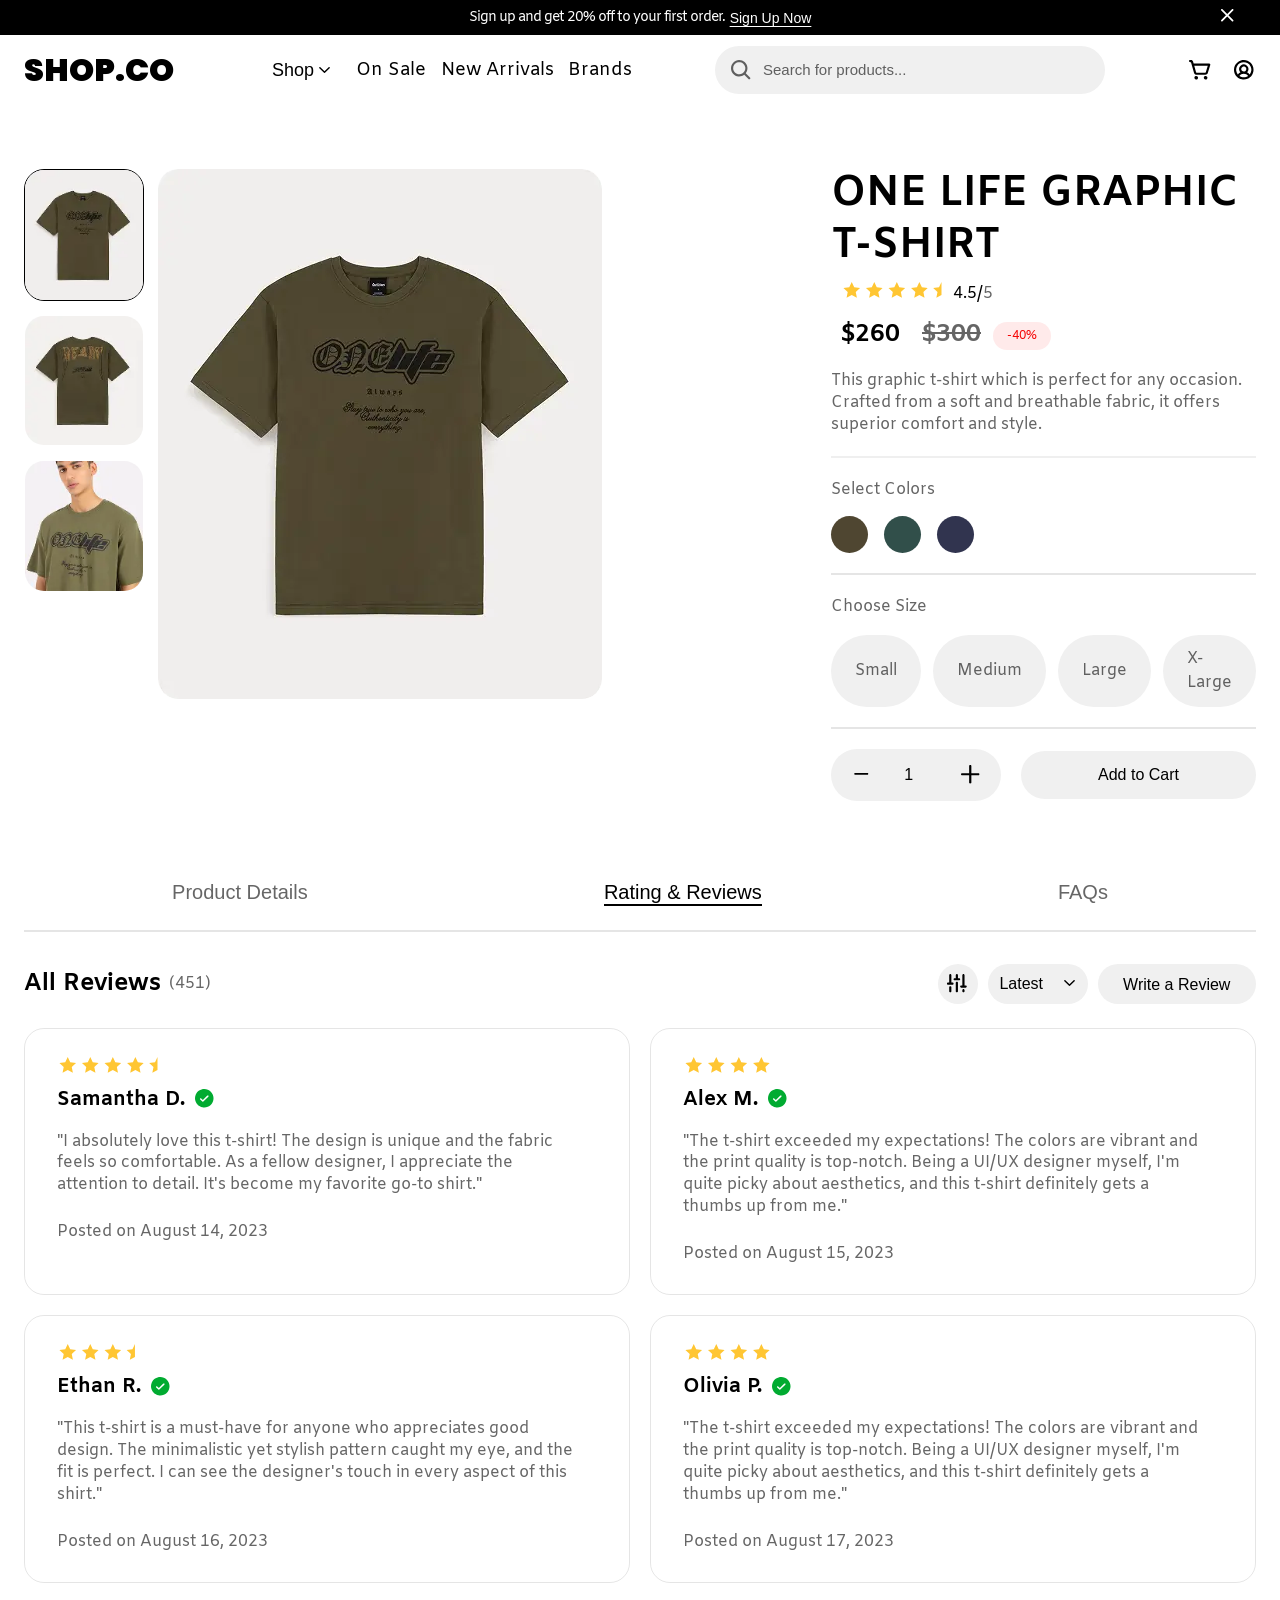
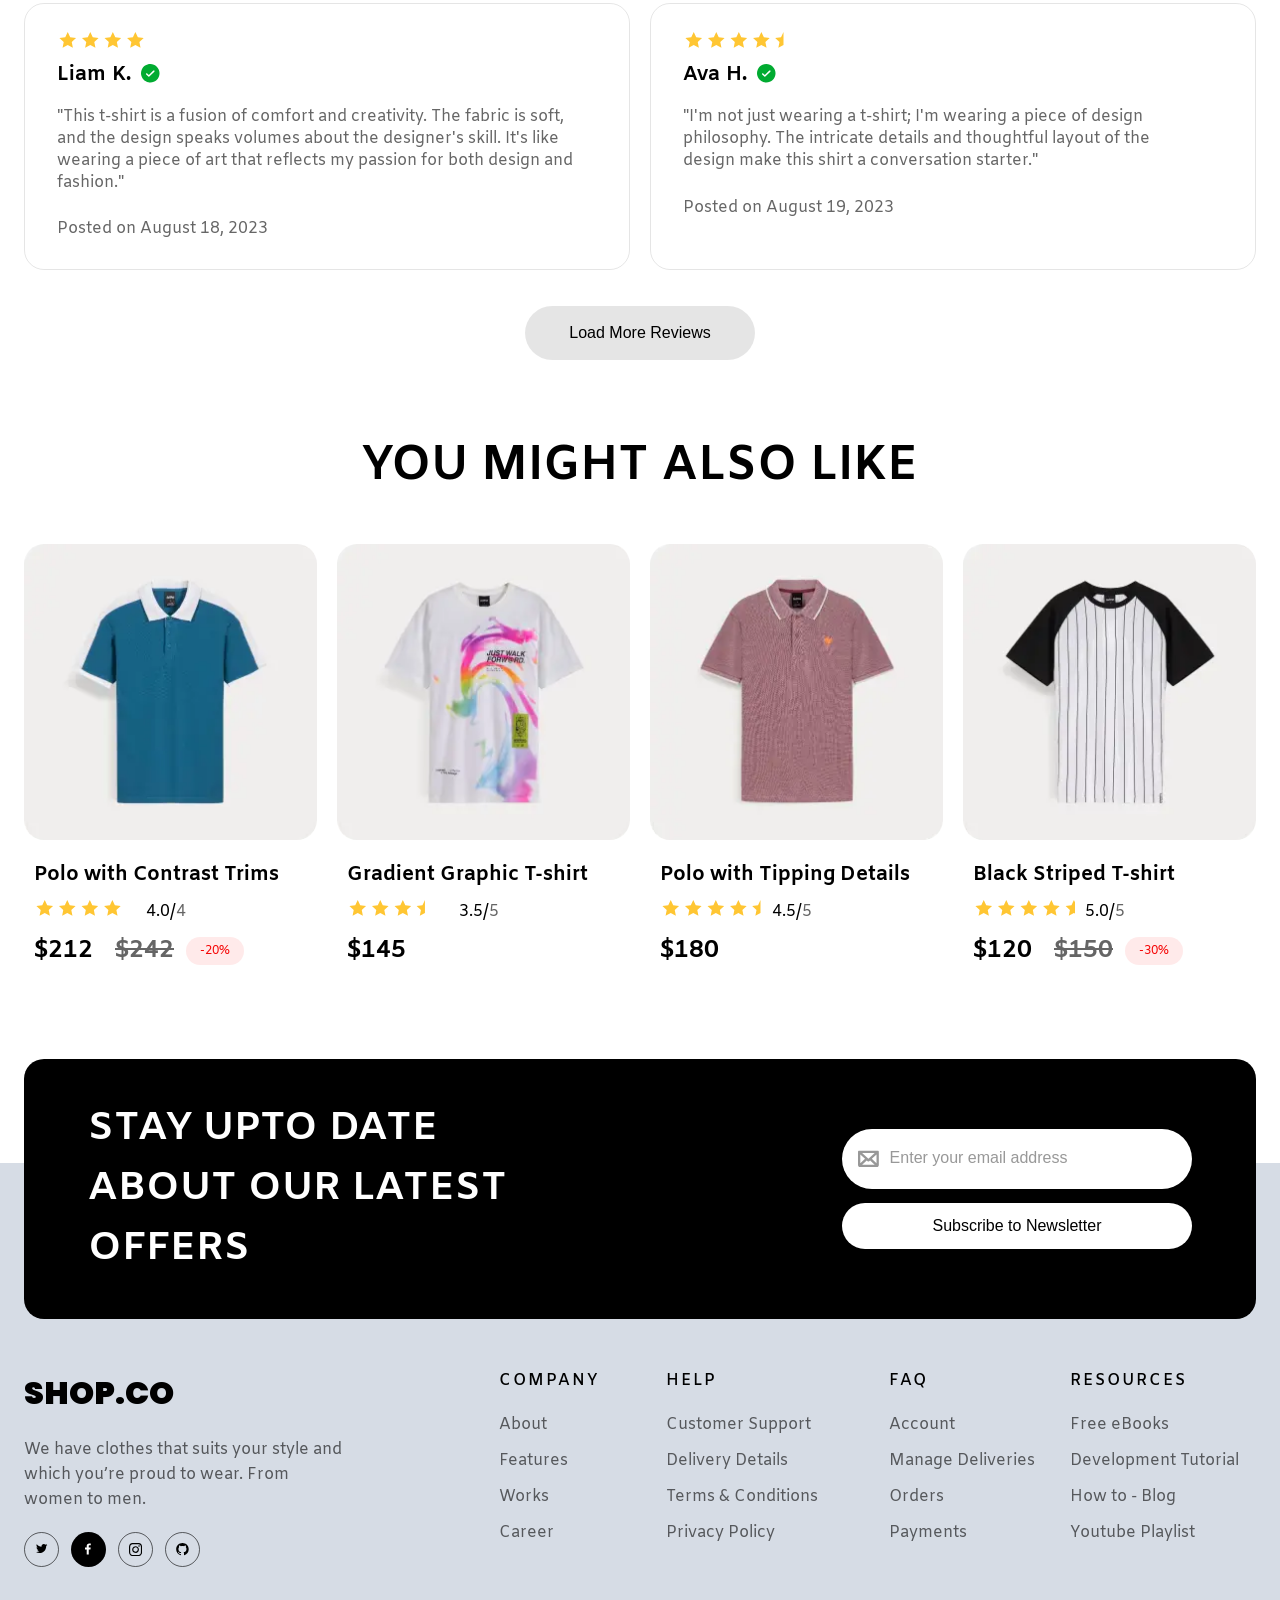
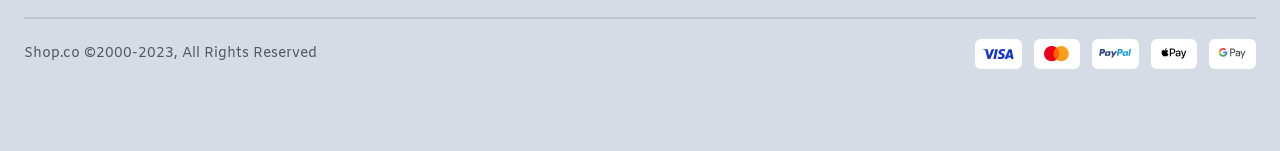
<file: tshirts.html>
<!doctype html>
<html lang="en">
  <head>
    <meta charset="UTF-8" />
    <meta name="viewport" content="width=device-width, initial-scale=1.0" />
    <title>T-shirts</title>
    <link rel="stylesheet" href="./css/main.min.css" />
  </head>
  <body>
    <header class="header">
      <div class="header__promo">
        <div class="container">
          <div class="header__promo-container">
            <div class="header__promo-block">
              <p class="header__offer">
                Sign up and get 20% off to your first order.
              </p>
              <button class="btn-sign-up" type="button" data-toggle=".backdrop">
                Sign Up Now
              </button>
            </div>
            <button
              class="btn-close promo-btn-close"
              type="button"
              aria-label="Закрити"
            >
              <svg width="13.3" height="13.3">
                <use href="./images/icons.svg#icon-close"></use>
              </svg>
            </button>
          </div>
        </div>
      </div>
      <div class="container">
        <div class="header__container">
          <button
            class="header__burger"
            type="button"
            data-toggle=".mobile-menu"
          >
            <svg class="header__burger-icon" width="18.75" height="14.25">
              <use href="./images/icons.svg#menu-burger"></use>
            </svg>
          </button>
          <a class="header__logo-site" href="./index.html">SHOP.CO</a>
          <nav class="header__nav">
            <ul class="header__menu">
              <li class="header__dropdown-block">
                <button
                  class="header__btn-dropdown"
                  type="button"
                  aria-expanded="false"
                  aria-controls="shop-menu"
                >
                  Shop

                  <svg class="header__dropdown-icon" width="11.5" height="6.5">
                    <use href="./images/icons.svg#icon-Vector"></use>
                  </svg>
                </button>

                <ul id="shop-menu" class="header__dropdown-menu" hidden>
                  <li class="header__submenu-item">
                    <button class="header__submenu-btn" type="button">
                      Men

                      <svg class="header__submenu-icon" width="6" height="10">
                        <use href="./images/icons.svg#icon-arrow-right"></use>
                      </svg>
                    </button>

                    <ul class="header__submenu" hidden>
                      <li>
                        <a class="header__submenu-link" href="./tshirts.html"
                          >T-Shirts</a
                        >
                      </li>
                      <li>
                        <a class="header__submenu-link" href="#">Hoodies</a>
                      </li>
                      <li>
                        <a class="header__submenu-link" href="#">Jeans</a>
                      </li>
                      <li>
                        <a class="header__submenu-link" href="#">Shoes</a>
                      </li>
                    </ul>
                  </li>

                  <li>
                    <a class="header__dropdown-link" href="#">Girl</a>
                  </li>

                  <li>
                    <a class="header__dropdown-link" href="#">Children</a>
                  </li>
                </ul>
              </li>

              <li><a class="header__link" href="#">On Sale</a></li>
              <li><a class="header__link" href="#">New Arrivals</a></li>
              <li><a class="header__link" href="#">Brands</a></li>
            </ul>
          </nav>
          <div class="search">
            <form name="search-form" class="search__form">
              <button class="search__btn" type="submit" aria-label="search">
                <svg class="search__icon" width="20" height="20">
                  <use href="./images/icons.svg#icon-search"></use>
                </svg>
              </button>
              <label class="visually-hidden" for="search-input"
                >Search for products</label
              >
              <input
                type="search"
                class="search__input"
                id="search-input"
                placeholder="Search for products..."
              />
            </form>
          </div>

          <div class="header__icon-block">
            <button
              class="header__btn-search"
              type="button"
              data-toggle=".search-sidebar"
            >
              <svg width="20" height="20">
                <use href="./images/icons.svg#icon-search"></use>
              </svg>
            </button>
            <a href="./cart.html" class="header__btn-cart" aria-label="cart">
              <svg width="22.13" height="20.25">
                <use href="./images/icons.svg#icon-cart"></use>
              </svg>
            </a>
            <button
              class="header__btn-user"
              type="button"
              aria-label="user"
              data-toggle=".backdrop-user"
            >
              <svg width="20.25" height="20.25">
                <use href="./images/icons.svg#icon-user"></use>
              </svg>
            </button>
          </div>

          <!-- ----------------------------------- -->
          <div class="mobile-menu is-hidden">
            <button
              class="mobile-menu__btn-close menu-btn-close"
              type="button"
              data-toggle=".mobile-menu"
            >
              <svg class="mobile-menu__mobile-icon" width="15" height="15">
                <use href="./images/icons.svg#icon-close"></use>
              </svg>
            </button>
            <a class="mobile-menu__logo-mobile" href="./index.html">SHOP.CO</a>

            <nav class="mobile-menu__nav">
              <ul class="mobile-menu__menu">
                <li class="mobile-menu__item">
                  <button
                    class="mobile-menu__link mobile-menu__shop-btn"
                    type="button"
                    aria-expanded="false"
                  >
                    Shop

                    <svg class="mobile-menu__arrow" width="11.5" height="6.5">
                      <use href="./images/icons.svg#icon-Vector"></use>
                    </svg>
                  </button>

                  <ul class="mobile-menu__submenu" hidden>
                    <li class="mobile-menu__submenu-item">
                      <button
                        class="mobile-menu__submenu-btn"
                        type="button"
                        aria-expanded="false"
                      >
                        Men

                        <svg
                          class="mobile-menu__arrow"
                          width="11.5"
                          height="6.5"
                        >
                          <use href="./images/icons.svg#icon-Vector"></use>
                        </svg>
                      </button>

                      <ul class="mobile-menu__subsubmenu" hidden>
                        <li>
                          <a class="mobile-menu__sublink" href="./tshirts.html">
                            T-Shirts
                          </a>
                        </li>

                        <li>
                          <a class="mobile-menu__sublink" href="#"> Hoodies </a>
                        </li>

                        <li>
                          <a class="mobile-menu__sublink" href="#"> Jeans </a>
                        </li>

                        <li>
                          <a class="mobile-menu__sublink" href="#"> Shoes </a>
                        </li>
                      </ul>
                    </li>

                    <li>
                      <a class="mobile-menu__sublink" href="#"> Girl </a>
                    </li>

                    <li>
                      <a class="mobile-menu__sublink" href="#"> Children </a>
                    </li>
                  </ul>
                </li>

                <li>
                  <a class="mobile-menu__link link" href="#"> On Sale </a>
                </li>

                <li>
                  <a class="mobile-menu__link link" href="#"> New Arrivals </a>
                </li>

                <li>
                  <a class="mobile-menu__link link" href="#"> Brands </a>
                </li>
              </ul>
            </nav>
          </div>
          <!-- --------------------------------------- -->
        </div>
      </div>
      <!-- слайдер пошук -->
      <div class="search-sidebar is-hidden">
        <form name="search-sidebar" autocomplete="off">
          <div class="search-sidebar__form-field">
            <button class="search-sidebar__btn-search" type="submit">
              <svg width="22" height="22">
                <use href="./images/icons.svg#icon-search"></use>
              </svg>
            </button>
            <label
              class="search-sidebar__label visually-hidden"
              for="search-product"
              >Search product</label
            >
            <input
              class="search-sidebar__input"
              id="search-product"
              placeholder="Search product"
              type="search"
            />
            <button
              class="btn-close search-sidebar__btn-close"
              data-toggle=".search-sidebar"
              type="button"
            >
              <svg width="18" height="18">
                <use href="./images/icons.svg#icon-close"></use>
              </svg>
            </button>
          </div>
        </form>
      </div>
      <!-- слайдер пошук -->
    </header>
    <main>
      <section class="section t-shirt-section">
        <div class="container">
          <div class="t-shirt-section__container">
            <div class="product-gallery">
              <ul class="product-gallery__thumbs">
                <li>
                  <img
                    class="product-gallery__thumb product-gallery__thumb--active"
                    src="./images/one-life-one.webp"
                    data-large="./images/one-life-front-large.webp"
                    data-large-2x="./images/one-life-front-large@2x.webp"
                    alt="Front side"
                  />
                </li>
                <li>
                  <img
                    class="product-gallery__thumb"
                    src="./images/one-life-two.webp"
                    data-large="./images/one-life-back-large.webp"
                    data-large-2x="./images/one-life-back-large@2x.webp"
                    alt="Back side"
                  />
                </li>
                <li>
                  <img
                    class="product-gallery__thumb"
                    src="./images/one-life-three.webp"
                    data-large="./images/one-life-side-large.webp"
                    data-large-2x="./images/one-life-side-large@2x.webp"
                    alt="Side view"
                  />
                </li>
              </ul>
              <div class="product-gallery__main">
                <img
                  class="product-gallery__main-img"
                  width="444"
                  height="530"
                  srcset="
                    ./images/one-life-hero.webp    1x,
                    ./images/one-life-hero@2x.webp 2x
                  "
                  src="./images/one-life-hero.webp"
                  alt="One Life Graphic T-shirt"
                />
              </div>
            </div>
            <div class="t-shirt-section__block">
              <h2 class="t-shirt-section__title">One Life Graphic T-shirt</h2>
              <div class="rating">
                <svg class="rating__icon" fill="#FFC633">
                  <use href="./images/icons.svg#four-starshaf"></use>
                </svg>
                <span class="rating__value"
                  >4.5/<span class="rating__accept">5</span></span
                >
              </div>
              <div class="price t-shirt-section__price-box">
                <span class="price__price">$260</span>
                <span class="price__price price__price--old">$300</span>
                <span class="price__discount">-40%</span>
              </div>
              <p class="t-shirt-section__description">
                This graphic t-shirt which is perfect for any occasion. Crafted
                from a soft and breathable fabric, it offers superior comfort
                and style.
              </p>
              <div class="product-colors">
                <p class="product-colors__title">Select Colors</p>
                <div class="product-colors__list">
                  <input
                    class="product-colors__input"
                    type="radio"
                    name="color"
                    id="color-brown"
                  />
                  <label
                    class="product-colors__label product-colors__label--brown"
                    for="color-brown"
                    aria-label="Brown"
                  ></label>

                  <input
                    class="product-colors__input"
                    type="radio"
                    name="color"
                    id="color-dark-green"
                  />
                  <label
                    class="product-colors__label product-colors__label--dark-green"
                    for="color-dark-green"
                    aria-label="dark-green"
                  ></label>

                  <input
                    class="product-colors__input"
                    type="radio"
                    name="color"
                    id="color-dark-blue"
                  />
                  <label
                    class="product-colors__label product-colors__label--dark-blue"
                    for="color-dark-blue"
                    aria-label="blue"
                  ></label>
                </div>
              </div>
              <div class="product-sizes">
                <p class="product-sizes__title">Choose Size</p>
                <div class="product-sizes__list">
                  <input
                    class="product-sizes__input"
                    type="radio"
                    name="size"
                    id="size-small"
                  />
                  <label class="product-sizes__label" for="size-small"
                    >Small</label
                  >

                  <input
                    class="product-sizes__input"
                    type="radio"
                    name="size"
                    id="size-medium"
                  />
                  <label class="product-sizes__label" for="size-medium"
                    >Medium</label
                  >

                  <input
                    class="product-sizes__input"
                    type="radio"
                    name="size"
                    id="size-large"
                  />
                  <label class="product-sizes__label" for="size-large"
                    >Large</label
                  >

                  <input
                    class="product-sizes__input"
                    type="radio"
                    name="size"
                    id="size-x-large"
                  />
                  <label class="product-sizes__label" for="size-x-large"
                    >X-Large</label
                  >
                </div>
              </div>
              <form
                class="t-shirt-section__product-count"
                name="count-form"
                autocomplete="off"
              >
                <div class="plus-minus-container">
                  <button
                    class="plus-minus-container__count-minus"
                    type="button"
                    aria-label="Decrease quantity"
                  >
                    <svg width="18.75" height="2.25">
                      <use href="./images/icons.svg#icon-minus"></use>
                    </svg>
                  </button>
                  <label class="visually-hidden" for="quantity"
                    >choose quantity</label
                  >
                  <input
                    class="plus-minus-container__quantity-input"
                    type="number"
                    value="1"
                    min="1"
                    max="5"
                    id="quantity"
                    name="quantity"
                    required
                    step="1"
                  />
                  <button
                    class="plus-minus-container__count-plus"
                    type="button"
                    aria-label="Increase quantity"
                  >
                    <svg width="18.75" height="18.75">
                      <use href="./images/icons.svg#icon-plus"></use>
                    </svg>
                  </button>
                </div>
                <button class="btn-add-to-cart" type="submit">
                  Add to Cart
                </button>
              </form>
            </div>
          </div>
        </div>
      </section>

      <section class="section product-tabs-section">
        <div class="container">
          <h2 class="visually-hidden">Product-Tabs</h2>
          <div class="product-tabs-section__button-tabs-container">
            <button
              class="product-tabs-section__btn-tabs"
              type="button"
              data-tab="details"
            >
              Product Details
            </button>
            <button
              class="product-tabs-section__btn-tabs product-tabs-section__btn-tabs--active"
              type="button"
              data-tab="reviews"
            >
              Rating & Reviews
            </button>
            <button
              class="product-tabs-section__btn-tabs"
              type="button"
              data-tab="faq"
            >
              FAQs
            </button>
          </div>
          <div
            class="product-tabs-section__all-reviews-container"
            data-content="details"
          >
            <div class="product-tabs-section__reviews-nav">
              <div class="product-tabs-section__reviews-box">
                <h3 class="product-tabs-section__reviews-title">All Reviews</h3>
                <span class="product-tabs-section__reviews-counts">(451)</span>
              </div>
              <button
                class="btn-filter product-tabs-section__reviews-btn-filter"
                type="button"
              >
                <svg width="20.25" height="18.75">
                  <use href="./images/icons.svg#icon-filter"></use>
                </svg>
              </button>
              <div class="dropdown-latest dropdown-latest--delete">
                <button
                  class="dropdown-latest__btn-latest"
                  type="button"
                  aria-expanded="false"
                  aria-controls="latest-menu"
                >
                  Latest
                  <svg
                    class="dropdown-latest__dropdown-icon"
                    width="11.5"
                    height="6.5"
                  >
                    <use href="./images/icons.svg#icon-Vector"></use>
                  </svg>
                </button>
                <ul id="latest-menu" class="dropdown-latest__menu" hidden>
                  <li>
                    <a class="dropdown-latest__link" href="#">Category 1</a>
                  </li>
                  <li>
                    <a class="dropdown-latest__link" href="#">Category 2</a>
                  </li>
                  <li>
                    <a class="dropdown-latest__link" href="#">Category 3</a>
                  </li>
                </ul>
              </div>
              <button class="btn-write-review" type="button">
                Write a Review
              </button>
            </div>
            <ul class="product-tabs-section__all-reviews-list">
              <li class="product-tabs-section__all-reviews-item">
                <article class="product-tabs-section__all-reviews-card">
                  <svg class="product-tabs-section__rating-icon" fill="#FFC633">
                    <use href="./images/icons.svg#four-starshaf"></use>
                  </svg>
                  <div class="product-tabs-section__title-box">
                    <h4 class="product-tabs-section__card-title">
                      Samantha D.
                    </h4>
                    <svg width="19" height="19" fill="#01AB31">
                      <use href="./images/icons.svg#vector-coment"></use>
                    </svg>
                  </div>
                  <p class="product-tabs-section__review">
                    "I absolutely love this t-shirt! The design is unique and
                    the fabric feels so comfortable. As a fellow designer, I
                    appreciate the attention to detail. It's become my favorite
                    go-to shirt."
                  </p>
                  <p class="product-tabs-section__post-date">
                    Posted on
                    <time datetime="2023-08-14">===============</time>
                  </p>
                </article>
              </li>
              <li class="product-tabs-section__all-reviews-item">
                <article class="product-tabs-section__all-reviews-card">
                  <svg class="product-tabs-section__rating-icon" fill="#FFC633">
                    <use href="./images/icons.svg#four-stars"></use>
                  </svg>
                  <div class="product-tabs-section__title-box">
                    <h4 class="product-tabs-section__card-title">Alex M.</h4>
                    <svg width="19" height="19" fill="#01AB31">
                      <use href="./images/icons.svg#vector-coment"></use>
                    </svg>
                  </div>
                  <p class="product-tabs-section__review">
                    "The t-shirt exceeded my expectations! The colors are
                    vibrant and the print quality is top-notch. Being a UI/UX
                    designer myself, I'm quite picky about aesthetics, and this
                    t-shirt definitely gets a thumbs up from me."
                  </p>
                  <p class="product-tabs-section__post-date">
                    Posted on
                    <time datetime="2023-08-15">+++++++++++++++</time>
                  </p>
                </article>
              </li>
              <li class="product-tabs-section__all-reviews-item">
                <article class="product-tabs-section__all-reviews-card">
                  <svg class="product-tabs-section__rating-icon" fill="#FFC633">
                    <use href="./images/icons.svg#three-starshaf"></use>
                  </svg>
                  <div class="product-tabs-section__title-box">
                    <h4 class="product-tabs-section__card-title">Ethan R.</h4>
                    <svg width="19" height="19" fill="#01AB31">
                      <use href="./images/icons.svg#vector-coment"></use>
                    </svg>
                  </div>
                  <p class="product-tabs-section__review">
                    "This t-shirt is a must-have for anyone who appreciates good
                    design. The minimalistic yet stylish pattern caught my eye,
                    and the fit is perfect. I can see the designer's touch in
                    every aspect of this shirt."
                  </p>
                  <p class="product-tabs-section__post-date">
                    Posted on
                    <time datetime="2023-08-16">August 16, 2023</time>
                  </p>
                </article>
              </li>
              <li class="product-tabs-section__all-reviews-item">
                <article class="product-tabs-section__all-reviews-card">
                  <svg class="product-tabs-section__rating-icon" fill="#FFC633">
                    <use href="./images/icons.svg#four-stars"></use>
                  </svg>
                  <div class="product-tabs-section__title-box">
                    <h4 class="product-tabs-section__card-title">Olivia P.</h4>
                    <svg width="19" height="19" fill="#01AB31">
                      <use href="./images/icons.svg#vector-coment"></use>
                    </svg>
                  </div>
                  <p class="product-tabs-section__review">
                    "The t-shirt exceeded my expectations! The colors are
                    vibrant and the print quality is top-notch. Being a UI/UX
                    designer myself, I'm quite picky about aesthetics, and this
                    t-shirt definitely gets a thumbs up from me."
                  </p>
                  <p class="product-tabs-section__post-date">
                    Posted on
                    <time datetime="2023-08-17">August 17, 2023</time>
                  </p>
                </article>
              </li>
              <li class="product-tabs-section__all-reviews-item">
                <article class="product-tabs-section__all-reviews-card">
                  <svg class="product-tabs-section__rating-icon" fill="#FFC633">
                    <use href="./images/icons.svg#four-stars"></use>
                  </svg>
                  <div class="product-tabs-section__title-box">
                    <h4 class="product-tabs-section__card-title">Liam K.</h4>
                    <svg width="19" height="19" fill="#01AB31">
                      <use href="./images/icons.svg#vector-coment"></use>
                    </svg>
                  </div>
                  <p class="product-tabs-section__review">
                    "This t-shirt is a fusion of comfort and creativity. The
                    fabric is soft, and the design speaks volumes about the
                    designer's skill. It's like wearing a piece of art that
                    reflects my passion for both design and fashion."
                  </p>
                  <p class="product-tabs-section__post-date">
                    Posted on
                    <time datetime="2023-08-18">August 18, 2023</time>
                  </p>
                </article>
              </li>
              <li class="product-tabs-section__all-reviews-item">
                <article class="product-tabs-section__all-reviews-card">
                  <svg class="product-tabs-section__rating-icon" fill="#FFC633">
                    <use href="./images/icons.svg#four-starshaf"></use>
                  </svg>
                  <div class="product-tabs-section__title-box">
                    <h4 class="product-tabs-section__card-title">Ava H.</h4>
                    <svg width="19" height="19" fill="#01AB31">
                      <use href="./images/icons.svg#vector-coment"></use>
                    </svg>
                  </div>
                  <p class="product-tabs-section__review">
                    "I'm not just wearing a t-shirt; I'm wearing a piece of
                    design philosophy. The intricate details and thoughtful
                    layout of the design make this shirt a conversation
                    starter."
                  </p>
                  <p class="product-tabs-section__post-date">
                    Posted on
                    <time datetime="2023-08-19">August 19, 2023</time>
                  </p>
                </article>
              </li>
            </ul>
            <div class="product-tabs-section__load-more-box">
              <button class="btn-load-more" type="button">
                Load More Reviews
              </button>
            </div>
          </div>

          <div
            class="product-tabs-section__all-reviews-container product-tabs-section__all-reviews-container--active"
            data-content="reviews"
          >
            <div class="product-tabs-section__reviews-nav">
              <div class="product-tabs-section__reviews-box">
                <h3 class="product-tabs-section__reviews-title">All Reviews</h3>
                <span class="product-tabs-section__reviews-counts">(451)</span>
              </div>
              <button
                class="btn-filter product-tabs-section__reviews-btn-filter"
                type="button"
              >
                <svg width="20.25" height="18.75">
                  <use href="./images/icons.svg#icon-filter"></use>
                </svg>
              </button>
              <div class="dropdown-latest dropdown-latest--delete">
                <button
                  class="dropdown-latest__btn-latest"
                  type="button"
                  aria-expanded="false"
                  aria-controls="latest-menu"
                >
                  Latest
                  <svg
                    class="dropdown-latest__dropdown-icon"
                    width="11.5"
                    height="6.5"
                  >
                    <use href="./images/icons.svg#icon-Vector"></use>
                  </svg>
                </button>
                <ul id="latest-menu" class="dropdown-latest__menu" hidden>
                  <li>
                    <a class="dropdown-latest__link" href="#">Category 1</a>
                  </li>
                  <li>
                    <a class="dropdown-latest__link" href="#">Category 2</a>
                  </li>
                  <li>
                    <a class="dropdown-latest__link" href="#">Category 3</a>
                  </li>
                </ul>
              </div>
              <button class="btn-write-review" type="button">
                Write a Review
              </button>
            </div>
            <ul class="product-tabs-section__all-reviews-list">
              <li class="product-tabs-section__all-reviews-item">
                <article class="product-tabs-section__all-reviews-card">
                  <svg class="product-tabs-section__rating-icon" fill="#FFC633">
                    <use href="./images/icons.svg#four-starshaf"></use>
                  </svg>
                  <div class="product-tabs-section__title-box">
                    <h4 class="product-tabs-section__card-title">
                      Samantha D.
                    </h4>
                    <svg width="19" height="19" fill="#01AB31">
                      <use href="./images/icons.svg#vector-coment"></use>
                    </svg>
                  </div>
                  <p class="product-tabs-section__review">
                    "I absolutely love this t-shirt! The design is unique and
                    the fabric feels so comfortable. As a fellow designer, I
                    appreciate the attention to detail. It's become my favorite
                    go-to shirt."
                  </p>
                  <p class="product-tabs-section__post-date">
                    Posted on
                    <time datetime="2023-08-14">August 14, 2023</time>
                  </p>
                </article>
              </li>
              <li class="product-tabs-section__all-reviews-item">
                <article class="product-tabs-section__all-reviews-card">
                  <svg class="product-tabs-section__rating-icon" fill="#FFC633">
                    <use href="./images/icons.svg#four-stars"></use>
                  </svg>
                  <div class="product-tabs-section__title-box">
                    <h4 class="product-tabs-section__card-title">Alex M.</h4>
                    <svg width="19" height="19" fill="#01AB31">
                      <use href="./images/icons.svg#vector-coment"></use>
                    </svg>
                  </div>
                  <p class="product-tabs-section__review">
                    "The t-shirt exceeded my expectations! The colors are
                    vibrant and the print quality is top-notch. Being a UI/UX
                    designer myself, I'm quite picky about aesthetics, and this
                    t-shirt definitely gets a thumbs up from me."
                  </p>
                  <p class="product-tabs-section__post-date">
                    Posted on
                    <time datetime="2023-08-15">August 15, 2023</time>
                  </p>
                </article>
              </li>
              <li class="product-tabs-section__all-reviews-item">
                <article class="product-tabs-section__all-reviews-card">
                  <svg class="product-tabs-section__rating-icon" fill="#FFC633">
                    <use href="./images/icons.svg#three-starshaf"></use>
                  </svg>
                  <div class="product-tabs-section__title-box">
                    <h4 class="product-tabs-section__card-title">Ethan R.</h4>
                    <svg width="19" height="19" fill="#01AB31">
                      <use href="./images/icons.svg#vector-coment"></use>
                    </svg>
                  </div>
                  <p class="product-tabs-section__review">
                    "This t-shirt is a must-have for anyone who appreciates good
                    design. The minimalistic yet stylish pattern caught my eye,
                    and the fit is perfect. I can see the designer's touch in
                    every aspect of this shirt."
                  </p>
                  <p class="product-tabs-section__post-date">
                    Posted on
                    <time datetime="2023-08-16">August 16, 2023</time>
                  </p>
                </article>
              </li>
              <li class="product-tabs-section__all-reviews-item">
                <article class="product-tabs-section__all-reviews-card">
                  <svg class="product-tabs-section__rating-icon" fill="#FFC633">
                    <use href="./images/icons.svg#four-stars"></use>
                  </svg>
                  <div class="product-tabs-section__title-box">
                    <h4 class="product-tabs-section__card-title">Olivia P.</h4>
                    <svg width="19" height="19" fill="#01AB31">
                      <use href="./images/icons.svg#vector-coment"></use>
                    </svg>
                  </div>
                  <p class="product-tabs-section__review">
                    "The t-shirt exceeded my expectations! The colors are
                    vibrant and the print quality is top-notch. Being a UI/UX
                    designer myself, I'm quite picky about aesthetics, and this
                    t-shirt definitely gets a thumbs up from me."
                  </p>
                  <p class="product-tabs-section__post-date">
                    Posted on
                    <time datetime="2023-08-17">August 17, 2023</time>
                  </p>
                </article>
              </li>
              <li class="product-tabs-section__all-reviews-item">
                <article class="product-tabs-section__all-reviews-card">
                  <svg class="product-tabs-section__rating-icon" fill="#FFC633">
                    <use href="./images/icons.svg#four-stars"></use>
                  </svg>
                  <div class="product-tabs-section__title-box">
                    <h4 class="product-tabs-section__card-title">Liam K.</h4>
                    <svg width="19" height="19" fill="#01AB31">
                      <use href="./images/icons.svg#vector-coment"></use>
                    </svg>
                  </div>
                  <p class="product-tabs-section__review">
                    "This t-shirt is a fusion of comfort and creativity. The
                    fabric is soft, and the design speaks volumes about the
                    designer's skill. It's like wearing a piece of art that
                    reflects my passion for both design and fashion."
                  </p>
                  <p class="product-tabs-section__post-date">
                    Posted on
                    <time datetime="2023-08-18">August 18, 2023</time>
                  </p>
                </article>
              </li>
              <li class="product-tabs-section__all-reviews-item">
                <article class="product-tabs-section__all-reviews-card">
                  <svg class="product-tabs-section__rating-icon" fill="#FFC633">
                    <use href="./images/icons.svg#four-starshaf"></use>
                  </svg>
                  <div class="product-tabs-section__title-box">
                    <h4 class="product-tabs-section__card-title">Ava H.</h4>
                    <svg width="19" height="19" fill="#01AB31">
                      <use href="./images/icons.svg#vector-coment"></use>
                    </svg>
                  </div>
                  <p class="product-tabs-section__review">
                    "I'm not just wearing a t-shirt; I'm wearing a piece of
                    design philosophy. The intricate details and thoughtful
                    layout of the design make this shirt a conversation
                    starter."
                  </p>
                  <p class="product-tabs-section__post-date">
                    Posted on
                    <time datetime="2023-08-19">August 19, 2023</time>
                  </p>
                </article>
              </li>
            </ul>
            <div class="product-tabs-section__load-more-box">
              <button class="btn-load-more" type="button">
                Load More Reviews
              </button>
            </div>
          </div>
          <div
            class="product-tabs-section__all-reviews-container"
            data-content="faq"
          >
            <div class="product-tabs-section__reviews-nav">
              <div class="product-tabs-section__reviews-box">
                <h3 class="product-tabs-section__reviews-title">All Reviews</h3>
                <span class="product-tabs-section__reviews-counts">(451)</span>
              </div>
              <button
                class="btn-filter product-tabs-section__reviews-btn-filter"
                type="button"
              >
                <svg width="20.25" height="18.75">
                  <use href="./images/icons.svg#icon-filter"></use>
                </svg>
              </button>
              <div class="dropdown-latest dropdown-latest--delete">
                <button
                  class="dropdown-latest__btn-latest"
                  type="button"
                  aria-expanded="false"
                  aria-controls="latest-menu"
                >
                  Latest
                  <svg
                    class="dropdown-latest__dropdown-icon"
                    width="11.5"
                    height="6.5"
                  >
                    <use href="./images/icons.svg#icon-Vector"></use>
                  </svg>
                </button>
                <ul id="latest-menu" class="dropdown-latest__menu" hidden>
                  <li>
                    <a class="dropdown-latest__link" href="#">Category 1</a>
                  </li>
                  <li>
                    <a class="dropdown-latest__link" href="#">Category 2</a>
                  </li>
                  <li>
                    <a class="dropdown-latest__link" href="#">Category 3</a>
                  </li>
                </ul>
              </div>
              <button class="btn-write-review" type="button">
                Write a Review
              </button>
            </div>
            <ul class="product-tabs-section__all-reviews-list">
              <li class="product-tabs-section__all-reviews-item">
                <article class="product-tabs-section__all-reviews-card">
                  <svg class="product-tabs-section__rating-icon" fill="#FFC633">
                    <use href="./images/icons.svg#four-starshaf"></use>
                  </svg>
                  <div class="product-tabs-section__title-box">
                    <h4 class="product-tabs-section__card-title">
                      Samantha D.
                    </h4>
                    <svg width="19" height="19" fill="#01AB31">
                      <use href="./images/icons.svg#vector-coment"></use>
                    </svg>
                  </div>
                  <p class="product-tabs-section__review">
                    "I absolutely love this t-shirt! The design is unique and
                    the fabric feels so comfortable. As a fellow designer, I
                    appreciate the attention to detail. It's become my favorite
                    go-to shirt."
                  </p>
                  <p class="product-tabs-section__post-date">
                    Posted on
                    <time datetime="2023-08-14">????????</time>
                  </p>
                </article>
              </li>
              <li class="product-tabs-section__all-reviews-item">
                <article class="product-tabs-section__all-reviews-card">
                  <svg class="product-tabs-section__rating-icon" fill="#FFC633">
                    <use href="./images/icons.svg#four-stars"></use>
                  </svg>
                  <div class="product-tabs-section__title-box">
                    <h4 class="product-tabs-section__card-title">Alex M.</h4>
                    <svg width="19" height="19" fill="#01AB31">
                      <use href="./images/icons.svg#vector-coment"></use>
                    </svg>
                  </div>
                  <p class="product-tabs-section__review">
                    "The t-shirt exceeded my expectations! The colors are
                    vibrant and the print quality is top-notch. Being a UI/UX
                    designer myself, I'm quite picky about aesthetics, and this
                    t-shirt definitely gets a thumbs up from me."
                  </p>
                  <p class="product-tabs-section__post-date">
                    Posted on
                    <time datetime="2023-08-15">///////////</time>
                  </p>
                </article>
              </li>
              <li class="product-tabs-section__all-reviews-item">
                <article class="product-tabs-section__all-reviews-card">
                  <svg class="product-tabs-section__rating-icon" fill="#FFC633">
                    <use href="./images/icons.svg#three-starshaf"></use>
                  </svg>
                  <div class="product-tabs-section__title-box">
                    <h4 class="product-tabs-section__card-title">Ethan R.</h4>
                    <svg width="19" height="19" fill="#01AB31">
                      <use href="./images/icons.svg#vector-coment"></use>
                    </svg>
                  </div>
                  <p class="product-tabs-section__review">
                    "This t-shirt is a must-have for anyone who appreciates good
                    design. The minimalistic yet stylish pattern caught my eye,
                    and the fit is perfect. I can see the designer's touch in
                    every aspect of this shirt."
                  </p>
                  <p class="product-tabs-section__post-date">
                    Posted on
                    <time datetime="2023-08-16">August 16, 2023</time>
                  </p>
                </article>
              </li>
              <li class="product-tabs-section__all-reviews-item">
                <article class="product-tabs-section__all-reviews-card">
                  <svg class="product-tabs-section__rating-icon" fill="#FFC633">
                    <use href="./images/icons.svg#four-stars"></use>
                  </svg>
                  <div class="product-tabs-section__title-box">
                    <h4 class="product-tabs-section__card-title">Olivia P.</h4>
                    <svg width="19" height="19" fill="#01AB31">
                      <use href="./images/icons.svg#vector-coment"></use>
                    </svg>
                  </div>
                  <p class="product-tabs-section__review">
                    "The t-shirt exceeded my expectations! The colors are
                    vibrant and the print quality is top-notch. Being a UI/UX
                    designer myself, I'm quite picky about aesthetics, and this
                    t-shirt definitely gets a thumbs up from me."
                  </p>
                  <p class="product-tabs-section__post-date">
                    Posted on
                    <time datetime="2023-08-17">August 17, 2023</time>
                  </p>
                </article>
              </li>
              <li class="product-tabs-section__all-reviews-item">
                <article class="product-tabs-section__all-reviews-card">
                  <svg class="product-tabs-section__rating-icon" fill="#FFC633">
                    <use href="./images/icons.svg#four-stars"></use>
                  </svg>
                  <div class="product-tabs-section__title-box">
                    <h4 class="product-tabs-section__card-title">Liam K.</h4>
                    <svg width="19" height="19" fill="#01AB31">
                      <use href="./images/icons.svg#vector-coment"></use>
                    </svg>
                  </div>
                  <p class="product-tabs-section__review">
                    "This t-shirt is a fusion of comfort and creativity. The
                    fabric is soft, and the design speaks volumes about the
                    designer's skill. It's like wearing a piece of art that
                    reflects my passion for both design and fashion."
                  </p>
                  <p class="product-tabs-section__post-date">
                    Posted on
                    <time datetime="2023-08-18">August 18, 2023</time>
                  </p>
                </article>
              </li>
              <li class="product-tabs-section__all-reviews-item">
                <article class="product-tabs-section__all-reviews-card">
                  <svg class="product-tabs-section__rating-icon" fill="#FFC633">
                    <use href="./images/icons.svg#four-starshaf"></use>
                  </svg>
                  <div class="product-tabs-section__title-box">
                    <h4 class="product-tabs-section__card-title">Ava H.</h4>
                    <svg width="19" height="19" fill="#01AB31">
                      <use href="./images/icons.svg#vector-coment"></use>
                    </svg>
                  </div>
                  <p class="product-tabs-section__review">
                    "I'm not just wearing a t-shirt; I'm wearing a piece of
                    design philosophy. The intricate details and thoughtful
                    layout of the design make this shirt a conversation
                    starter."
                  </p>
                  <p class="product-tabs-section__post-date">
                    Posted on
                    <time datetime="2023-08-19">August 19, 2023</time>
                  </p>
                </article>
              </li>
            </ul>
            <div class="product-tabs-section__load-more-box">
              <button class="btn-load-more" type="button">
                Load More Reviews
              </button>
            </div>
          </div>
        </div>
      </section>
      <section class="section might-also-section">
        <div class="container">
          <h2 class="section__title might-also-section__title">
            You might also like
          </h2>
          <ul class="might-also-section__list">
            <li class="might-also-section__item">
              <article class="card-shop">
                <a class="card-shop__link" href="#">
                  <img
                    class="card-shop__img"
                    width="295"
                    height="298"
                    srcset="
                      ./images/contrast-trims.webp    1x,
                      ./images/contrast-trims@2x.webp 2x
                    "
                    src="./images/contrast-trims.webp"
                    alt="Polo with Contrast Trims"
                  />
                </a>
                <h3 class="card-shop__title">Polo with Contrast Trims</h3>
                <div class="rating">
                  <svg class="rating__icon" fill="#FFC633">
                    <use href="./images/icons.svg#four-stars"></use>
                  </svg>
                  <span class="rating__value"
                    >4.0/<span class="rating__accept">4</span></span
                  >
                </div>
                <div class="price">
                  <span class="price__price">$212</span>
                  <span class="price__price price__price--old">$242</span>
                  <span class="price__discount">-20%</span>
                </div>
              </article>
            </li>
            <li class="might-also-section__item">
              <article class="card-shop">
                <a class="card-shop__link" href="#">
                  <img
                    width="295"
                    height="298"
                    class="card-shop__img"
                    srcset="
                      ./images/gradient-graphic.webp    1x,
                      ./images/gradient-graphic@2x.webp 2x
                    "
                    src="./images/gradient-graphic.webp"
                    alt="Gradient Graphic T-shirt"
                  />
                </a>
                <h3 class="card-shop__title">Gradient Graphic T-shirt</h3>
                <div class="rating">
                  <svg class="rating__icon" fill="#FFC633">
                    <use href="./images/icons.svg#three-starshaf"></use>
                  </svg>
                  <span class="rating__value"
                    >3.5/<span class="rating__accept">5</span></span
                  >
                </div>
                <div class="price">
                  <span class="price__price">$145</span>
                </div>
              </article>
            </li>
            <li
              class="might-also-section__item might-also-section__items--deleted"
            >
              <article class="card-shop">
                <a class="card-shop__link" href="#">
                  <img
                    width="295"
                    height="298"
                    class="card-shop__img"
                    srcset="
                      ./images/tipping-details.webp    1x,
                      ./images/tipping-details@2x.webp 2x
                    "
                    src="./images/tipping-details.webp"
                    alt="Polo with Tipping Details"
                  />
                </a>
                <h3 class="card-shop__title">Polo with Tipping Details</h3>
                <div class="rating">
                  <svg class="rating__icon" fill="#FFC633">
                    <use href="./images/icons.svg#four-starshaf"></use>
                  </svg>
                  <span class="rating__value"
                    >4.5/<span class="rating__accept">5</span></span
                  >
                </div>
                <div class="price">
                  <span class="price__price">$180</span>
                </div>
              </article>
            </li>
            <li
              class="might-also-section__item might-also-section__items--delete"
            >
              <article class="card-shop">
                <a class="card-shop__link" href="#">
                  <img
                    class="card-shop__img"
                    width="295"
                    height="298"
                    srcset="
                      ./images/black-striped.webp    1x,
                      ./images/black-striped@2x.webp 2x
                    "
                    src="./images/black-striped.webp"
                    alt="Black Striped T-shirt"
                  />
                </a>
                <h3 class="card-shop__title">Black Striped T-shirt</h3>
                <div class="rating">
                  <svg class="rating__icon" fill="#FFC633">
                    <use href="./images/icons.svg#five-stars"></use>
                  </svg>
                  <span class="rating__value"
                    >5.0/<span class="rating__accept">5</span></span
                  >
                </div>
                <div class="price">
                  <span class="price__price">$120</span>
                  <span class="price__price price__price--old">$150</span>
                  <span class="price__discount">-30%</span>
                </div>
              </article>
            </li>
          </ul>
        </div>
      </section>
    </main>
    <footer class="footer">
      <div class="container">
        <div class="footer__offers-container">
          <h2 class="footer__offers-title">
            STAY UPTO DATE ABOUT OUR LATEST OFFERS
          </h2>
          <form
            class="footer__input-block"
            name="offers-form"
            autocomplete="off"
          >
            <div class="footer__input-box">
              <label class="visually-hidden" for="user-email"
                >Enter your email address</label
              >
              <svg class="footer__icon-email" width="24" height="24">
                <use href="./images/icons.svg#icon-email"></use>
              </svg>
              <input
                id="user-email"
                type="email"
                class="footer__input-email"
                placeholder="Enter your email address"
                required
              />
            </div>
            <button class="btn-subscribe btn-subscribe--accept" type="submit">
              Subscribe to Newsletter
            </button>
          </form>
        </div>

        <div class="footer__middle-container">
          <div class="footer__info-block">
            <a class="footer__logo" href="./index.html">SHOP.CO</a>
            <p class="footer__logo-description">
              We have clothes that suits your style and<br />
              which you’re proud to wear. From<br />
              women to men.
            </p>
            <div class="footer__icons-container">
              <a
                class="twitter-link twitter-link--social"
                href="#"
                aria-label="Go to Twitter profile"
              >
                <svg width="12" height="12">
                  <use href="./images/icons.svg#icon-twitter"></use>
                </svg>
              </a>
              <a
                class="facebook-link facebook-link--accept facebook-link--social"
                href="#"
                aria-label="Go to facebook profile"
              >
                <svg width="6.32" height="12.7" fill="#fff">
                  <use href="./images/icons.svg#icon-facebook"></use>
                </svg>
              </a>
              <a
                class="instagram-link instagram-link--social"
                href="#"
                aria-label="Go to Instagram profile"
              >
                <svg width="13.55" height="13.55">
                  <use href="./images/icons.svg#icon-instagram"></use>
                </svg>
              </a>
              <a
                class="git-hub-link git-hub-link--social"
                href="#"
                aria-label="Go to git-hub profile"
              >
                <svg width="12.96" height="12.65">
                  <use href="./images/icons.svg#icon-git-hub"></use>
                </svg>
              </a>
            </div>
          </div>
          <div class="footer__nav-block">
            <div class="footer__nav-box">
              <nav class="footer__nav">
                <h3 class="footer__nav-title">Company</h3>
                <ul class="footer__menu">
                  <li>
                    <a class="footer__link" href="#">About</a>
                  </li>
                  <li>
                    <a class="footer__link" href="#">Features</a>
                  </li>
                  <li>
                    <a class="footer__link" href="#">Works</a>
                  </li>
                  <li>
                    <a class="footer__link" href="#">Career</a>
                  </li>
                </ul>
              </nav>
              <nav class="footer__nav footer__nav--accept">
                <h3 class="footer__nav-title">Help</h3>
                <ul class="footer__menu">
                  <li>
                    <a class="footer__link" href="#">Customer Support</a>
                  </li>
                  <li>
                    <a class="footer__link" href="#">Delivery Details</a>
                  </li>
                  <li>
                    <a class="footer__link" href="#">Terms & Conditions</a>
                  </li>
                  <li>
                    <a class="footer__link" href="#">Privacy Policy</a>
                  </li>
                </ul>
              </nav>
            </div>
            <div class="footer__nav-box">
              <nav class="footer__nav">
                <h3 class="footer__nav-title">FAQ</h3>
                <ul class="footer__menu">
                  <li>
                    <a class="footer__link" href="#">Account</a>
                  </li>
                  <li>
                    <a class="footer__link" href="#">Manage Deliveries</a>
                  </li>
                  <li>
                    <a class="footer__link" href="#">Orders</a>
                  </li>
                  <li>
                    <a class="footer__link" href="#">Payments</a>
                  </li>
                </ul>
              </nav>
              <nav class="footer__nav">
                <h3 class="footer__nav-title">Resources</h3>
                <ul class="footer__menu">
                  <li>
                    <a class="footer__link" href="#">Free eBooks</a>
                  </li>
                  <li>
                    <a class="footer__link" href="#">Development Tutorial</a>
                  </li>
                  <li>
                    <a class="footer__link" href="#">How to - Blog</a>
                  </li>
                  <li>
                    <a class="footer__link" href="#">Youtube Playlist</a>
                  </li>
                </ul>
              </nav>
            </div>
          </div>
        </div>
        <div class="footer__bottom">
          <p class="footer__terms">
            Shop.co &copy;2000-2023, All Rights Reserved
          </p>
          <div class="footer__cards-block">
            <div class="footer__cards-bank">
              <svg width="32.54" height="10.51" role="img" aria-label="Visa">
                <use href="./images/icons.svg#visa"></use>
              </svg>
            </div>
            <div class="footer__cards-bank">
              <svg
                width="25.38"
                height="15.69"
                role="img"
                aria-label="Mastercard"
              >
                <use href="./images/icons.svg#mastercard"></use>
              </svg>
            </div>
            <div class="footer__cards-bank">
              <svg width="34.55" height="9.21" role="img" aria-label="Paypal">
                <use href="./images/icons.svg#paypal"></use>
              </svg>
            </div>
            <div class="footer__cards-bank">
              <svg
                width="26.41"
                height="11.21"
                role="img"
                aria-label="Apple Pay"
              >
                <use href="./images/icons.svg#apple-pay"></use>
              </svg>
            </div>
            <div class="footer__cards-bank">
              <svg width="28.56" height="11.21" role="img" aria-label="G-pay">
                <use href="./images/icons.svg#g-pay"></use>
              </svg>
            </div>
          </div>
        </div>
      </div>
    </footer>
    <div class="backdrop is-hidden">
      <div class="modal">
        <button class="modal__btn-close" type="button" data-toggle=".backdrop">
          <svg width="13.3" height="13.3">
            <use href="./images/icons.svg#icon-close"></use>
          </svg>
        </button>
        <h2 class="modal__title">Sign Up</h2>
        <form class="modal__form" name="modal-form" autocomplete="off">
          <div class="modal__container">
            <label class="modal__lable" for="sing-up-email"
              >Email or phone</label
            >
            <input
              class="modal__input"
              type="text"
              id="sing-up-email"
              name="sing-up-email"
              minlength="3"
              maxlength="20"
              pattern="^\+[0-9]{12}"
              required
            />
            <span class="modal__text"
              >Наприклад: my@email.com або 380XXXXXXXXX / 48XXXXXXXXX</span
            >
            <label class="modal__lable" for="sing-up-password">Password</label>
            <input
              class="modal__input"
              type="password"
              id="sing-up-password"
              name="sing-up-password"
              minlength="3"
              maxlength="20"
              required
            />
          </div>
          <button class="modal__sing-up-btn sing-up-btn" type="submit">
            Sing Up
          </button>
        </form>
      </div>
    </div>
    <!-- modal user -->
    <div class="backdrop-user is-hidden" role="dialog" aria-modal="true">
      <div class="modal-user">
        <button
          class="modal-user__btn-close"
          data-toggle=".backdrop-user"
          type="button"
        >
          <svg width="15" height="15">
            <use href="./images/icons.svg#icon-close"></use>
          </svg>
        </button>
        <h2 class="modal-user__title">Personal account</h2>
        <form name="modal-user-form" autocomplete="off">
          <div class="modal-user__form-field">
            <label class="modal-user__label" for="user-name">E-mail:</label>
            <input
              type="email"
              class="modal-user__email"
              id="user-name"
              placeholder="Email"
              required
            />
          </div>
          <div class="modal-user__form-field">
            <label class="modal-user__label" for="user-password"
              >Password:</label
            >
            <input
              type="password"
              class="modal-user__password"
              id="user-password"
              placeholder="password"
              required
            />
          </div>

          <button class="modal-user__btn-enter" type="submit">Enter</button>
        </form>
      </div>
    </div>
    <!-- modal user -->
    <script type="module" src="./js/black-line.js"></script>
    <script type="module" src="./js/header-dropdown.js"></script>
    <script type="module" src="./js/mobile-menu-shop-btn.js"></script>
    <script type="module" src="./js/open-close.js"></script>
    <script type="module" src="./js/gallery.js"></script>
    <script type="module" src="./js/tabs-nav.js"></script>
    <script type="module" src="./js/dropdown-menu.js"></script>
  </body>
</html>
</file>
<file: css/main.min.css>
*,*::before,*::after{-webkit-box-sizing:border-box;box-sizing:border-box;margin:0;padding:0}a{display:inline-block;text-decoration:none}body{background-color:#fff;font-family:"Amiko",sans-serif;font-size:16px;font-weight:400;line-height:1.5;color:#000}ul{list-style-type:none}img{max-width:100%;height:auto;display:block}address{font-style:normal}@font-face{font-display:swap;font-family:"Amiko";font-style:normal;font-weight:400;src:url("../fonts/amiko-v15-latin-regular.woff2") format("woff2")}@font-face{font-display:swap;font-family:"Amiko";font-style:normal;font-weight:600;src:url("../fonts/amiko-v15-latin-600.woff2") format("woff2")}@font-face{font-display:swap;font-family:"Amiko";font-style:normal;font-weight:700;src:url("../fonts/amiko-v15-latin-700.woff2") format("woff2")}@font-face{font-display:swap;font-family:"Poppins";font-style:normal;font-weight:900;src:url("../fonts/poppins-v24-latin-900.woff2") format("woff2")}.visually-hidden{position:absolute;left:-10000px;top:auto;width:1px;height:1px;overflow:hidden}.container{max-width:1288px;margin:0 auto;padding:0 24px;width:100%}.section{padding:60px 0}.section__title{font-size:48px;font-weight:700;line-height:1.23;text-align:center;text-transform:uppercase}.header{background-color:#fff}.header__promo{width:100%;background-color:#000;padding:7px 0;position:fixed;top:0;z-index:1000}.header__promo-container{display:-webkit-box;display:-ms-flexbox;display:flex;-webkit-box-align:center;-ms-flex-align:center;align-items:center;-webkit-box-pack:center;-ms-flex-pack:center;justify-content:center}.header__promo-block{display:-webkit-box;display:-ms-flexbox;display:flex;-webkit-box-align:center;-ms-flex-align:center;align-items:center}.header__offer{font-size:12px;color:#fff;letter-spacing:-1px}@media screen and (min-width: 480px){.header__offer{font-size:14px}}.header__promo-block .btn-sign-up{font-size:12px;letter-spacing:0}@media screen and (min-width: 480px){.header__promo-block .btn-sign-up{font-size:14px}}.header__promo-container .promo-btn-close{display:none}@media screen and (min-width: 768px){.header__promo-container .promo-btn-close{display:block}}.header__container{display:-webkit-box;display:-ms-flexbox;display:flex;-webkit-box-align:center;-ms-flex-align:center;align-items:center;-webkit-box-pack:justify;-ms-flex-pack:justify;justify-content:space-between;padding-top:46px;padding-bottom:20px}.header__container--underline{border-bottom:2px solid rgba(0,0,0,.1)}.header__logo-site{font-family:"Poppins",sans-serif;font-size:25.2px;font-weight:900;color:#000;margin-right:auto}@media screen and (min-width: 480px){.header__logo-site{margin-right:0;font-size:24px}}@media screen and (min-width: 768px){.header__logo-site{font-size:32px}}.header__nav{display:none}@media screen and (min-width: 860px){.header__nav{display:block}}.header__menu{display:-webkit-box;display:-ms-flexbox;display:flex;-webkit-box-align:center;-ms-flex-align:center;align-items:center;width:380px;-webkit-box-pack:justify;-ms-flex-pack:justify;justify-content:space-between}.header__dropdown-block{position:relative;min-width:90px;padding-left:20px}.header__btn-dropdown{background-color:rgba(0,0,0,0);border:none;font-size:18px;display:-webkit-box;display:-ms-flexbox;display:flex;-webkit-box-align:center;-ms-flex-align:center;align-items:center;gap:5px;cursor:pointer;-webkit-transition:-webkit-box-shadow .3s ease;transition:-webkit-box-shadow .3s ease;transition:box-shadow .3s ease;transition:box-shadow .3s ease, -webkit-box-shadow .3s ease}@media(hover: hover)and (pointer: fine){.header__btn-dropdown:hover{-webkit-box-shadow:0 0 5px 5px #ffc633;box-shadow:0 0 5px 5px #ffc633}}.header__btn-dropdown[aria-expanded=true] .header__dropdown-icon{-webkit-transform:rotate(180deg);transform:rotate(180deg)}.header__dropdown-icon{-webkit-transition:-webkit-transform .3s ease;transition:-webkit-transform .3s ease;transition:transform .3s ease;transition:transform .3s ease, -webkit-transform .3s ease}.header__dropdown-menu{position:absolute;top:28px;left:0;min-width:90px;z-index:10}.header__dropdown-link{display:block;font-size:16px;color:#000;padding:3px 0}.header__link{color:#000;font-size:18px;-webkit-transition:-webkit-box-shadow .3s ease;transition:-webkit-box-shadow .3s ease;transition:box-shadow .3s ease;transition:box-shadow .3s ease, -webkit-box-shadow .3s ease}@media(hover: hover)and (pointer: fine){.header__link:hover{-webkit-box-shadow:0 0 5px 5px #ffc633;box-shadow:0 0 5px 5px #ffc633}}.header__icon-block{display:-webkit-box;display:-ms-flexbox;display:flex;-webkit-box-align:center;-ms-flex-align:center;align-items:center;gap:20px}.header__btn-search{display:-webkit-box;display:-ms-flexbox;display:flex;-webkit-box-align:center;-ms-flex-align:center;align-items:center;-webkit-box-pack:center;-ms-flex-pack:center;justify-content:center;max-width:22px;height:auto;padding:0;border:none;background-color:rgba(0,0,0,0);color:#000;cursor:pointer}@media screen and (min-width: 480px){.header__btn-search{display:none}}.header__btn-cart,.header__btn-user{color:#000;background-color:rgba(0,0,0,0);width:24px;height:24px;display:-webkit-box;display:-ms-flexbox;display:flex;-webkit-box-pack:center;-ms-flex-pack:center;justify-content:center;-webkit-box-align:center;-ms-flex-align:center;align-items:center;padding:0;border:none;cursor:pointer;-webkit-transition:-webkit-box-shadow .3s ease;transition:-webkit-box-shadow .3s ease;transition:box-shadow .3s ease;transition:box-shadow .3s ease, -webkit-box-shadow .3s ease}@media(hover: hover)and (pointer: fine){.header__btn-cart:hover,.header__btn-user:hover{-webkit-box-shadow:0 0 5px 5px #ffc633;box-shadow:0 0 5px 5px #ffc633}}.header__burger{display:-webkit-box;display:-ms-flexbox;display:flex;-webkit-box-pack:center;-ms-flex-pack:center;justify-content:center;-webkit-box-align:center;-ms-flex-align:center;align-items:center;width:24px;height:24px;padding:0;margin-right:5px;background-color:rgba(0,0,0,0);border:none;color:#000;-webkit-transition:color 150ms ease,-webkit-transform 150ms ease;transition:color 150ms ease,-webkit-transform 150ms ease;transition:transform 150ms ease,color 150ms ease;transition:transform 150ms ease,color 150ms ease,-webkit-transform 150ms ease}@media screen and (min-width: 860px){.header__burger{display:none}}.header__burger-icon{width:18.75px;height:14.25}@media screen and (min-width: 480px){.header__burger-icon{width:20px;height:20px}}.header__submenu-item{position:relative}.header__submenu-btn{width:100%;padding:3px 0;display:-webkit-box;display:-ms-flexbox;display:flex;-webkit-box-pack:justify;-ms-flex-pack:justify;justify-content:space-between;-webkit-box-align:center;-ms-flex-align:center;align-items:center;background:rgba(0,0,0,0);border:none;cursor:pointer;color:#000;font-size:16px}.header__submenu-icon{-webkit-transition:-webkit-transform .3s ease;transition:-webkit-transform .3s ease;transition:transform .3s ease;transition:transform .3s ease, -webkit-transform .3s ease}.header__submenu{position:absolute;top:0;left:calc(100% + 10px);min-width:180px;padding:10px 0;background:#fff;border:1px solid rgba(0,0,0,.1);z-index:20}.header__submenu-link{display:block;padding:8px 16px;color:#000;-webkit-transition:background .3s ease;transition:background .3s ease}.header__submenu-link:hover{background:rgba(0,0,0,.1)}.mobile-menu{position:fixed;top:0;left:0;right:0;bottom:0;background-color:#caeee1;-webkit-transform:translateX(0);transform:translateX(0);-webkit-transition:-webkit-transform .3s;transition:-webkit-transform .3s;transition:transform .3s;transition:transform .3s, -webkit-transform .3s;z-index:1000}.mobile-menu.is-hidden{-webkit-transform:translateX(100%);transform:translateX(100%)}.mobile-menu__btn-close{position:absolute;top:16px;right:24px;display:-webkit-box;display:-ms-flexbox;display:flex;-webkit-box-align:center;-ms-flex-align:center;align-items:center;-webkit-box-pack:center;-ms-flex-pack:center;justify-content:center;width:30px;height:30px;border-radius:50%;border:none;background-color:rgba(0,0,0,0);cursor:pointer;color:#000}.mobile-menu__logo-mobile{position:absolute;top:16px;left:24px;font-size:20px;font-weight:900;color:#000}.mobile-menu__nav{position:absolute;top:54px;left:24px}.mobile-menu__menu{display:-webkit-box;display:-ms-flexbox;display:flex;-webkit-box-orient:vertical;-webkit-box-direction:normal;-ms-flex-direction:column;flex-direction:column;gap:10px}.mobile-menu__link{font-size:16px;color:#000;font-weight:400}.mobile-menu__item{position:relative}.mobile-menu__shop-btn{display:-webkit-box;display:-ms-flexbox;display:flex;-webkit-box-align:center;-ms-flex-align:center;align-items:center;-webkit-box-pack:justify;-ms-flex-pack:justify;justify-content:space-between;width:100%;padding:0;background-color:rgba(0,0,0,0);border:none;cursor:pointer;font-size:16px;color:#000}.mobile-menu__arrow{-webkit-transition:-webkit-transform .3s ease;transition:-webkit-transform .3s ease;transition:transform .3s ease;transition:transform .3s ease, -webkit-transform .3s ease}.mobile-menu__shop-btn[aria-expanded=true] .mobile-menu__arrow,.mobile-menu__submenu-btn[aria-expanded=true] .mobile-menu__arrow{-webkit-transform:rotate(180deg);transform:rotate(180deg)}.mobile-menu__submenu{-webkit-box-orient:vertical;-webkit-box-direction:normal;-ms-flex-direction:column;flex-direction:column;gap:10px;margin-top:10px;padding-left:20px}.mobile-menu__submenu:not([hidden]){display:-webkit-box;display:-ms-flexbox;display:flex}.mobile-menu__submenu-btn{display:-webkit-box;display:-ms-flexbox;display:flex;-webkit-box-align:center;-ms-flex-align:center;align-items:center;-webkit-box-pack:justify;-ms-flex-pack:justify;justify-content:space-between;width:100%;padding:0;background-color:rgba(0,0,0,0);border:none;font-size:16px;color:#000;cursor:pointer}.mobile-menu__subsubmenu{-webkit-box-orient:vertical;-webkit-box-direction:normal;-ms-flex-direction:column;flex-direction:column;gap:8px;margin-top:8px;padding-left:20px}.mobile-menu__subsubmenu:not([hidden]){display:-webkit-box;display:-ms-flexbox;display:flex}.mobile-menu__sublink{font-size:15px;color:#000}.hero-section{background-color:#f2f0f1}.hero-section__container{display:-webkit-box;display:-ms-flexbox;display:flex;-webkit-box-align:center;-ms-flex-align:center;align-items:center;-webkit-box-orient:vertical;-webkit-box-direction:normal;-ms-flex-direction:column;flex-direction:column;padding-top:30px}@media screen and (min-width: 1280px){.hero-section__container{-webkit-box-pack:justify;-ms-flex-pack:justify;justify-content:space-between;-webkit-box-orient:horizontal;-webkit-box-direction:normal;-ms-flex-direction:row;flex-direction:row;padding-top:0}}.hero-section__information{max-width:680px;width:100%;margin-bottom:20px}@media screen and (min-width: 480px){.hero-section__information{margin-bottom:60px}}.hero-section__title{font-size:36px;font-weight:900;line-height:1;margin-bottom:10px;text-transform:uppercase}@media screen and (min-width: 480px){.hero-section__title{font-size:54px;margin-bottom:30px}}@media screen and (min-width: 1280px){.hero-section__title{font-size:64px}}.hero-section__description{opacity:60%;font-size:14px;line-height:1.42;margin-bottom:25px}@media screen and (min-width: 480px){.hero-section__description{font-size:16px;max-width:545px;line-height:1.5}}.hero-section__offers-block{display:-webkit-box;display:-ms-flexbox;display:flex;-webkit-box-align:center;-ms-flex-align:center;align-items:center;-ms-flex-pack:distribute;justify-content:space-around;-ms-flex-wrap:wrap;flex-wrap:wrap;width:100%}.hero-section__brands-box{padding:0 8px}.hero-section__box-title{font-size:24px;font-weight:700}@media screen and (min-width: 480px){.hero-section__box-title{font-size:32px}}@media screen and (min-width: 768px){.hero-section__box-title{font-size:40px}}.hero-section__box-text{font-size:12px;opacity:60%}@media screen and (min-width: 480px){.hero-section__box-text{font-size:16px}}.hero-section__products-box{padding:5px}@media screen and (min-width: 615px){.hero-section__products-box{padding:0 26px;border-right:1px solid rgba(0,0,0,.1);border-left:1px solid rgba(0,0,0,.1)}}.brands-section{background-color:#000;padding:15px 0}@media screen and (min-width: 480px){.brands-section{padding:20px 0}}@media screen and (min-width: 768px){.brands-section{padding:30px 0}}.brands-section__img{display:block;width:auto;height:21px;padding:0 5px;-o-object-fit:contain;object-fit:contain;-webkit-transition:-webkit-box-shadow .3s ease;transition:-webkit-box-shadow .3s ease;transition:box-shadow .3s ease;transition:box-shadow .3s ease, -webkit-box-shadow .3s ease}@media screen and (min-width: 480px){.brands-section__img{height:30px;width:auto;padding:0 10px}}@media screen and (min-width: 768px){.brands-section__img{height:36px;width:auto}}@media(hover: hover)and (pointer: fine){.brands-section__img:hover{-webkit-box-shadow:0 0 5px 5px #ffc633;box-shadow:0 0 5px 5px #ffc633}}.brands-section__list{display:-webkit-box;display:-ms-flexbox;display:flex;-ms-flex-pack:distribute;justify-content:space-around;-webkit-box-align:center;-ms-flex-align:center;align-items:center;-ms-flex-wrap:wrap;flex-wrap:wrap}@media screen and (min-width: 480px){.brands-section{-webkit-box-pack:justify;-ms-flex-pack:justify;justify-content:space-between}}.arrivals-section{padding:50px 0 40px 0}@media screen and (min-width: 480px){.arrivals-section{padding:60px 0}}.arrivals-section__title{font-size:32px;margin-bottom:32px}@media screen and (min-width: 480px){.arrivals-section__title{font-size:48px;margin-bottom:50px}}.arrivals-section__list{display:-webkit-box;display:-ms-flexbox;display:flex;gap:20px;margin-bottom:30px;-webkit-box-align:stretch;-ms-flex-align:stretch;align-items:stretch;padding:0}.arrivals-section__items{-webkit-box-flex:0;-ms-flex:0 0 calc((100% - 20px)/2);flex:0 0 calc((100% - 20px)/2)}@media screen and (min-width: 768px){.arrivals-section__items{-ms-flex-preferred-size:calc((100% - 40px)/3);flex-basis:calc((100% - 40px)/3)}}@media screen and (min-width: 1280px){.arrivals-section__items{-ms-flex-preferred-size:calc((100% - 60px)/4);flex-basis:calc((100% - 60px)/4)}}.arrivals-section__items--deleted{display:none}@media screen and (min-width: 768px){.arrivals-section__items--deleted{display:block}}.arrivals-section__items--delete{display:none}@media screen and (min-width: 1280px){.arrivals-section__items--delete{display:block}}.arrivals-section__wrapper{text-align:center;position:relative}.arrivals-section__wrapper::after{content:"";max-width:1240px;width:100%;border:1px solid rgba(0,0,0,.1);position:absolute;left:50%;-webkit-transform:translateX(-50%);transform:translateX(-50%);bottom:-54px}.arrivals-section__wrapper .btn-view-all{width:100%}@media screen and (min-width: 480px){.arrivals-section__wrapper .btn-view-all{width:auto}}.selling-section{padding:40px 0 25px 0}@media screen and (min-width: 480px){.selling-section{padding:60px 0}}.selling-section__title{font-size:32px;margin-bottom:20px}@media screen and (min-width: 480px){.selling-section__title{font-size:48px;margin-bottom:50px}}.selling-section__list{display:-webkit-box;display:-ms-flexbox;display:flex;gap:20px;margin-bottom:30px;-webkit-box-align:stretch;-ms-flex-align:stretch;align-items:stretch;padding:0}.selling-section__items{-webkit-box-flex:0;-ms-flex:0 0 calc((100% - 20px)/2);flex:0 0 calc((100% - 20px)/2)}@media screen and (min-width: 768px){.selling-section__items{-ms-flex-preferred-size:calc((100% - 40px)/3);flex-basis:calc((100% - 40px)/3)}}@media screen and (min-width: 1280px){.selling-section__items{-ms-flex-preferred-size:calc((100% - 60px)/4);flex-basis:calc((100% - 60px)/4)}}.selling-section__items--deleted{display:none}@media screen and (min-width: 768px){.selling-section__items--deleted{display:block}}.selling-section__items--delete{display:none}@media screen and (min-width: 1280px){.selling-section__items--delete{display:block}}.selling-section__btn-wrapper{text-align:center}.selling-section__btn-wrapper .btn-view-all{width:100%}@media screen and (min-width: 480px){.selling-section__btn-wrapper .btn-view-all{width:auto}}.dress-section{padding:12px 0 78px 0}@media screen and (min-width: 480px){.dress-section{padding:60px 0}}.dress-section__container{background-color:#f0f0f0;border-radius:20px;padding:30px 24px}@media screen and (min-width: 768px){.dress-section__container{padding:70px 64px;border-radius:40px}}.dress-section__title{font-size:32px;margin-bottom:28px}@media screen and (min-width: 480px){.dress-section__title{font-size:48px;margin-bottom:20px}}.dress-section__block{display:-webkit-box;display:-ms-flexbox;display:flex;-webkit-box-orient:vertical;-webkit-box-direction:normal;-ms-flex-direction:column;flex-direction:column;gap:20px}.dress-section__box{display:-webkit-box;display:-ms-flexbox;display:flex;-webkit-box-align:center;-ms-flex-align:center;align-items:center;width:100%;-webkit-box-orient:vertical;-webkit-box-direction:normal;-ms-flex-direction:column;flex-direction:column;gap:16px}@media screen and (min-width: 1280px){.dress-section__box{-webkit-box-orient:horizontal;-webkit-box-direction:normal;-ms-flex-direction:row;flex-direction:row;-webkit-box-pack:justify;-ms-flex-pack:justify;justify-content:space-between;gap:0}}.dress-section__link{display:block;overflow:hidden;border-radius:20px;position:relative}.dress-section__img{display:block;height:190px;border-radius:20px;-webkit-transition:-webkit-transform .3s ease;transition:-webkit-transform .3s ease;transition:transform .3s ease;transition:transform .3s ease, -webkit-transform .3s ease}@media screen and (min-width: 480px){.dress-section__img{width:684px;height:289px}}@media screen and (min-width: 768px){.dress-section__img{width:684px;height:289px}}@media screen and (min-width: 1280px){.dress-section__img{width:100%;height:auto}}.dress-section__img-title{font-size:clamp(1.5rem,1rem + 2vw,2.15rem);font-weight:900;color:#000;position:absolute;top:20px;left:15px}.dress-section__img-title--accept{left:auto;right:25px}.dress-section__link:hover .dress-section__img{-webkit-transform:none;transform:none}@media screen and (min-width: 1280px){.dress-section__link:hover .dress-section__img{-webkit-transform:scale(1.1);transform:scale(1.1)}}.customers-section{padding:0 0 25px 0}@media screen and (min-width: 480px){.customers-section{padding:20px 0 80px 0}}.customers-section__title{font-size:32px;margin-bottom:24px;text-align:center}@media screen and (min-width: 480px){.customers-section__title{margin-bottom:28px;font-size:48px;margin-bottom:40px}}@media screen and (min-width: 768px){.customers-section__title{text-align:left}}.customers-section__list{display:-webkit-box;display:-ms-flexbox;display:flex}.customers-section__items.swiper-slide{display:-webkit-box;display:-ms-flexbox;display:flex;height:auto}.customers-section__card{display:-webkit-box;display:-ms-flexbox;display:flex;-webkit-box-orient:vertical;-webkit-box-direction:normal;-ms-flex-direction:column;flex-direction:column;border-radius:20px;padding:24px;border:1px solid rgba(0,0,0,.1);height:100%;width:100%}@media screen and (min-width: 768px){.customers-section__card{padding:28px 42px}}.customers-section__title-box{display:-webkit-box;display:-ms-flexbox;display:flex;-webkit-box-align:center;-ms-flex-align:center;align-items:center;gap:10px;margin-bottom:16px}.customers-section__card-title{font-size:16px;font-weight:700;margin-top:2px}@media screen and (min-width: 480px){.customers-section__card-title{font-size:18px}}@media screen and (min-width: 768px){.customers-section__card-title{font-size:20px}}.customers-section__card-description{opacity:.6;line-height:1.3;font-size:14px}@media screen and (min-width: 480px){.customers-section__card-description{font-size:16px}}.swiper-button-next.btn-customers-next,.swiper-button-prev.btn-customers-prev{color:rgba(0,0,0,.6);position:absolute;display:none}@media screen and (min-width: 1280px){.swiper-button-next.btn-customers-next,.swiper-button-prev.btn-customers-prev{display:block}}.swiper.mySwiper{display:-webkit-box;display:-ms-flexbox;display:flex;-webkit-box-orient:vertical;-webkit-box-direction:normal;-ms-flex-direction:column;flex-direction:column}.mySwiper .swiper-pagination{position:static;display:-webkit-box;display:-ms-flexbox;display:flex;gap:24px;-webkit-box-pack:center;-ms-flex-pack:center;justify-content:center;-webkit-box-align:center;-ms-flex-align:center;align-items:center;margin-top:30px}.mySwiper .swiper-pagination-bullet{background-color:#f50606}.mySwiper .swiper-pagination-bullet.swiper-pagination-bullet-active{background-color:#31344f}.footer{background-image:-webkit-gradient(linear, left top, left bottom, color-stop(15%, #ffffff), color-stop(15%, #d6dce5), to(#d6dce5));background-image:linear-gradient(#ffffff 15%, #d6dce5 15%, #d6dce5 100%)}.footer__offers-container{max-width:100%;background-color:#000;display:-webkit-box;display:-ms-flexbox;display:flex;padding:32px 24px;-webkit-box-orient:vertical;-webkit-box-direction:normal;-ms-flex-direction:column;flex-direction:column;-webkit-box-align:center;-ms-flex-align:center;align-items:center;border-radius:20px;margin-bottom:50px;gap:20px}@media screen and (min-width: 480px){.footer__offers-container{padding:40px 24px;gap:24px}}@media screen and (min-width: 1166px){.footer__offers-container{-webkit-box-pack:justify;-ms-flex-pack:justify;justify-content:space-between;-webkit-box-orient:horizontal;-webkit-box-direction:normal;-ms-flex-direction:row;flex-direction:row;padding:40px 64px;gap:0}}.footer__offers-title{color:#fff;font-size:32px;font-weight:700;width:auto;text-align:left}@media screen and (min-width: 480px){.footer__offers-title{font-size:38px;text-align:center}}@media screen and (min-width: 1166px){.footer__offers-title{font-size:40px;max-width:509px;width:100%;text-align:left}}.footer__input-block{display:-webkit-box;display:-ms-flexbox;display:flex;-webkit-box-orient:vertical;-webkit-box-direction:normal;-ms-flex-direction:column;flex-direction:column;gap:14px;max-width:500px;width:100%}@media screen and (min-width: 1166px){.footer__input-block{max-width:350px;width:100%}}.footer__input-box{display:-webkit-box;display:-ms-flexbox;display:flex;-webkit-box-align:center;-ms-flex-align:center;align-items:center;gap:10px;padding:16px 14px 16px 14px;background-color:#fff;border-radius:62px;width:100%;border:2px solid rgba(0,0,0,0)}@media(hover: hover)and (pointer: fine){.footer__input-box:focus-within{-webkit-box-shadow:0 0 3px 3px #ffc633;box-shadow:0 0 3px 3px #ffc633}}.footer__input-email{width:100%;border:none;outline:none}.footer__input-email::-webkit-input-placeholder{font-size:14px;color:#000;opacity:.4}.footer__input-email::-moz-placeholder{font-size:14px;color:#000;opacity:.4}.footer__input-email:-ms-input-placeholder{font-size:14px;color:#000;opacity:.4}.footer__input-email::-ms-input-placeholder{font-size:14px;color:#000;opacity:.4}.footer__input-email::placeholder{font-size:14px;color:#000;opacity:.4}@media screen and (min-width: 480px){.footer__input-email::-webkit-input-placeholder{font-size:16px}.footer__input-email::-moz-placeholder{font-size:16px}.footer__input-email:-ms-input-placeholder{font-size:16px}.footer__input-email::-ms-input-placeholder{font-size:16px}.footer__input-email::placeholder{font-size:16px}}.footer__icon-email{color:#000;opacity:.4;width:clamp(20px,2vw,24px);height:clamp(20px,2vw,24px)}.footer__middle-container{display:-webkit-box;display:-ms-flexbox;display:flex;-webkit-box-align:start;-ms-flex-align:start;align-items:flex-start;-webkit-box-orient:vertical;-webkit-box-direction:normal;-ms-flex-direction:column;flex-direction:column;gap:24px;padding-bottom:50px}@media screen and (min-width: 1166px){.footer__middle-container{-webkit-box-orient:horizontal;-webkit-box-direction:normal;-ms-flex-direction:row;flex-direction:row;-webkit-box-pack:justify;-ms-flex-pack:justify;justify-content:space-between;gap:0}}.footer__info-block{max-width:328px;width:100%}.footer__logo{font-family:"Poppins",sans-serif;font-size:28px;font-weight:900;color:#000}@media screen and (min-width: 480px){.footer__logo{font-size:30px}}@media screen and (min-width: 1166px){.footer__logo{font-size:32px}}.footer__logo-description{font-size:14px;line-height:1.57;margin:14px 0 20px 0;opacity:.6}@media screen and (min-width: 480px){.footer__logo-description{font-size:16px;margin:20px 0 20px 0}}.footer__icons-container{display:-webkit-box;display:-ms-flexbox;display:flex;-webkit-box-align:center;-ms-flex-align:center;align-items:center;gap:12px}.footer__nav-block{display:-webkit-box;display:-ms-flexbox;display:flex;-webkit-box-align:center;-ms-flex-align:center;align-items:center;-webkit-box-pack:start;-ms-flex-pack:start;justify-content:flex-start;-ms-flex-wrap:wrap;flex-wrap:wrap;gap:24px 0;max-width:790px;width:100%}@media screen and (min-width: 1166px){.footer__nav-block{-webkit-box-pack:justify;-ms-flex-pack:justify;justify-content:space-between}}.footer__nav-box{display:-webkit-box;display:-ms-flexbox;display:flex;-webkit-box-pack:justify;-ms-flex-pack:justify;justify-content:space-between;max-width:370px;width:100%}@media screen and (min-width: 1166px){.footer__nav-box{-ms-flex-pack:distribute;justify-content:space-around;max-width:385px;width:100%}}.footer__nav{padding:0}.footer__nav--accept{padding-right:18px}@media screen and (min-width: 1166px){.footer__nav--accept{padding:0}}.footer__nav-title{font-size:14px;font-weight:600;margin-bottom:16px;text-transform:uppercase;letter-spacing:2px}@media screen and (min-width: 480px){.footer__nav-title{font-size:16px;margin-bottom:20px}}.footer__menu{display:-webkit-box;display:-ms-flexbox;display:flex;-webkit-box-orient:vertical;-webkit-box-direction:normal;-ms-flex-direction:column;flex-direction:column;gap:12px}.footer__link{color:rgba(0,0,0,.6);line-height:1.2;font-size:14px;-webkit-transition:color .3s ease;transition:color .3s ease}@media(hover: hover)and (pointer: fine){.footer__link:hover{color:#000}}@media screen and (min-width: 480px){.footer__link{font-size:16px}}.footer__bottom{display:-webkit-box;display:-ms-flexbox;display:flex;-webkit-box-align:center;-ms-flex-align:center;align-items:center;-webkit-box-orient:vertical;-webkit-box-direction:normal;-ms-flex-direction:column;flex-direction:column;padding:20px 0 50px 0;border-top:2px solid rgba(0,0,0,.1);gap:16px}@media screen and (min-width: 768px){.footer__bottom{padding:20px 0 82px 0}}@media screen and (min-width: 768px){.footer__bottom{-webkit-box-pack:justify;-ms-flex-pack:justify;justify-content:space-between;-webkit-box-orient:horizontal;-webkit-box-direction:normal;-ms-flex-direction:row;flex-direction:row;gap:0}}.footer__terms{font-size:14px;opacity:60%;text-align:center}@media screen and (min-width: 480px){.footer__terms{text-align:left}}.footer__cards-block{display:-webkit-box;display:-ms-flexbox;display:flex;-webkit-box-align:center;-ms-flex-align:center;align-items:center;gap:12px}.footer__cards-bank{width:39px;height:25px;border-radius:6px;display:-webkit-box;display:-ms-flexbox;display:flex;-webkit-box-pack:center;-ms-flex-pack:center;justify-content:center;-webkit-box-align:center;-ms-flex-align:center;align-items:center;background-color:#fff}@media screen and (min-width: 480px){.footer__cards-bank{width:46.61px;height:30.03px}}.backdrop{position:fixed;top:0;bottom:0;left:0;right:0;background-color:rgba(0,0,0,.5);display:-webkit-box;display:-ms-flexbox;display:flex;-webkit-box-pack:center;-ms-flex-pack:center;justify-content:center;-webkit-box-align:center;-ms-flex-align:center;align-items:center;padding:50px 15px 20px 15px;-webkit-transition:opacity .3s,visibility .3s;transition:opacity .3s,visibility .3s;z-index:995}.backdrop.backdrop.is-hidden{opacity:0;visibility:hidden;pointer-events:none}.modal{position:relative;width:100%;max-width:600px;height:100%;max-height:700px;background-color:#caeee1;border-radius:15px;padding:30px 60px;overflow-y:auto}@media screen and (min-width: 480px){.modal{padding:80px}}@media screen and (min-width: 768px){.modal{padding:80px 128px 115px 128px}}.modal__btn-close{display:-webkit-box;display:-ms-flexbox;display:flex;-webkit-box-align:center;-ms-flex-align:center;align-items:center;-webkit-box-pack:center;-ms-flex-pack:center;justify-content:center;cursor:pointer;border:none;border-radius:50%;position:absolute;right:20px;top:20px;width:35px;height:35px;color:#fff;background-color:#000}.modal__title{font-size:28px;font-weight:500;color:#000;text-align:center;margin-bottom:20px}@media screen and (min-width: 480px){.modal__title{font-size:34px}}.modal__lable{display:block;margin-bottom:8px;font-size:15px;color:#000}@media screen and (min-width: 480px){.modal__lable{font-size:16px}}.modal__input{padding:10px 15px;width:100%;border:1px solid #000;border-radius:8px;font-size:15px}@media screen and (min-width: 480px){.modal__input{font-size:16px;padding:15px 20px}}.modal__input:focus-visible{outline:none;border:1px solid #f50606}.modal__text{font-size:12px;color:#000;display:inline-block;width:100%;margin:8px 0 24px 0}@media screen and (min-width: 480px){.modal__text{font-size:13px}}.modal__sing-up-btn{display:block;margin:30px auto 0;padding:12px 15px;width:100%;max-width:120px;font-size:14px;cursor:pointer}@media screen and (min-width: 480px){.modal__sing-up-btn{padding:15px 20px;width:100%;max-width:150px;font-size:16px}}.btn-sign-up{color:#fff;text-decoration:underline;-webkit-text-decoration-skip-ink:none;text-decoration-skip-ink:none;text-underline-offset:3px;margin-left:5px;background-color:rgba(0,0,0,0);border:none;font-size:14px;padding:0;cursor:pointer}.btn-close{position:absolute;right:42px;display:-webkit-box;display:-ms-flexbox;display:flex;-webkit-box-pack:center;-ms-flex-pack:center;justify-content:center;-webkit-box-align:center;-ms-flex-align:center;align-items:center;width:20px;height:20px;border:none;background-color:rgba(0,0,0,0);cursor:pointer;color:#fff}.btn-close:active{-webkit-transform:scale(0.97);transform:scale(0.97)}.btn-shop-now{color:#fff;padding:16px 54px;border:none;border-radius:64px;background-color:#000;font-weight:400;line-height:1.6;cursor:pointer;-webkit-transition:background-color .3s ease,color .3s ease;transition:background-color .3s ease,color .3s ease}@media(hover: hover)and (pointer: fine){.btn-shop-now:hover{background-color:rgba(0,0,0,.2);color:#000}}.btn-shop-now--full-width{width:100%}@media screen and (min-width: 480px){.btn-shop-now--full-width{width:auto}}.btn-shop-now:active{-webkit-transform:scale(0.97);transform:scale(0.97)}.btn-view-all{background-color:rgba(0,0,0,.1);padding:16px 54px;border:none;border-radius:62px;color:#000;cursor:pointer;-webkit-transition:background-color .3s ease;transition:background-color .3s ease}@media(hover: hover)and (pointer: fine){.btn-view-all:hover{background-color:rgba(0,0,0,.2)}}.btn-view-all:active{-webkit-transform:scale(0.97);transform:scale(0.97)}.btn-subscribe{font-size:16px;font-weight:400;color:#000;background-color:#fff;padding:14px 25px;border-radius:62px;border:none;cursor:pointer;-webkit-transition:background-color .3s ease;transition:background-color .3s ease}@media(hover: hover)and (pointer: fine){.btn-subscribe:hover{background-color:rgba(238,234,234,.983)}}.btn-subscribe--accept{font-size:14px}@media screen and (min-width: 480px){.btn-subscribe--accept{font-size:16px}}@media screen and (min-width: 1166px){.btn-subscribe--accept{padding:14px 80px}}.btn-subscribe:active{-webkit-transform:scale(0.97);transform:scale(0.97)}.btn-add-to-cart{font-size:clamp(14px,1.5vw,16px);font-weight:400;color:#000;padding:15px 24px;-webkit-box-flex:1;-ms-flex-positive:1;flex-grow:1;background-color:#f0f0f0;border:none;border-radius:62px;cursor:pointer;-webkit-transition:background-color .3s ease,color .3s ease;transition:background-color .3s ease,color .3s ease}@media(hover: hover)and (pointer: fine){.btn-add-to-cart:hover{background-color:#000;color:#fff}}.btn-add-to-cart:active{-webkit-transform:scale(0.97);transform:scale(0.97)}.btn-filter{display:-webkit-box;display:-ms-flexbox;display:flex;-webkit-box-align:center;-ms-flex-align:center;align-items:center;-webkit-box-pack:center;-ms-flex-pack:center;justify-content:center;-ms-flex-negative:0;flex-shrink:0;border:none;cursor:pointer;width:clamp(40px,3vw,48px);height:clamp(40px,3vw,48px);border-radius:50%;color:#000}.btn-filter:active{-webkit-transform:scale(0.97);transform:scale(0.97)}.btn-write-review{height:clamp(40px,3vw,48px);font-size:clamp(12px,1.5vw,16px);font-weight:400;color:#000;padding:clamp(12px,1vw,13px) clamp(16px,2vw,28px);background-color:#f0f0f0;border:none;border-radius:62px;cursor:pointer;-webkit-transition:background-color .3s ease,color .3s ease;transition:background-color .3s ease,color .3s ease}@media(hover: hover)and (pointer: fine){.btn-write-review:hover{background-color:#000;color:#fff}}.btn-write-review:active{-webkit-transform:scale(0.97);transform:scale(0.97)}.btn-load-more{display:block;font-size:16px;background-color:rgba(0,0,0,.1);padding:16px 44px;line-height:1.37;border:none;border-radius:62px;color:#000;cursor:pointer;-webkit-transition:background-color .3s ease;transition:background-color .3s ease;margin:0 auto}@media(hover: hover)and (pointer: fine){.btn-load-more:hover{background-color:rgba(0,0,0,.2)}}.btn-load-more:active{-webkit-transform:scale(0.97);transform:scale(0.97)}.btn-apply-filter{display:block;margin:0 auto;font-size:14px;font-weight:400;color:#fff;padding:14px 20px;border:none;border-radius:62px;background-color:#000;cursor:pointer;width:100%;-webkit-transition:-webkit-box-shadow .3s ease;transition:-webkit-box-shadow .3s ease;transition:box-shadow .3s ease;transition:box-shadow .3s ease, -webkit-box-shadow .3s ease}@media(hover: hover)and (pointer: fine){.btn-apply-filter:hover{-webkit-box-shadow:0 0 5px 5px #ffc633;box-shadow:0 0 5px 5px #ffc633}}.btn-apply-filter:active{-webkit-transform:scale(0.97);transform:scale(0.97)}.btn-delete{display:-webkit-box;display:-ms-flexbox;display:flex;-webkit-box-align:center;-ms-flex-align:center;align-items:center;-webkit-box-pack:center;-ms-flex-pack:center;justify-content:center;width:32px;height:32px;padding:0;background-color:rgba(0,0,0,0);color:#f50606;border:none;cursor:pointer;margin-left:auto;-webkit-transition:color .3s ease;transition:color .3s ease}@media(hover: hover)and (pointer: fine){.btn-delete:hover{color:#000}}.btn-delete:active{-webkit-transform:scale(0.97);transform:scale(0.97)}.btn-checkout{display:-webkit-box;display:-ms-flexbox;display:flex;-webkit-box-align:center;-ms-flex-align:center;align-items:center;-webkit-box-pack:center;-ms-flex-pack:center;justify-content:center;gap:14px;font-size:clamp(14px,2.5vw,16px);color:#fff;background-color:#000;border:none;width:100%;padding:19px;cursor:pointer;border-radius:62px;-webkit-transition:background-color .3s ease,color .3s ease;transition:background-color .3s ease,color .3s ease}.btn-checkout:hover{background-color:#f0f0f0;color:#000}.btn-checkout:active{-webkit-transform:scale(0.97);transform:scale(0.97)}.search{max-width:400px;width:100%;padding:0 5px;display:none}@media screen and (min-width: 480px){.search{display:block}}.search__form{display:-webkit-box;display:-ms-flexbox;display:flex;-webkit-box-align:center;-ms-flex-align:center;align-items:center;gap:12px;padding:14px 10px 14px 16px;background-color:#f0f0f0;border-radius:62px;-webkit-transition:-webkit-box-shadow .2s ease;transition:-webkit-box-shadow .2s ease;transition:box-shadow .2s ease;transition:box-shadow .2s ease, -webkit-box-shadow .2s ease}.search__form:focus-within{-webkit-box-shadow:0 0 5px 5px #ffc633;box-shadow:0 0 5px 5px #ffc633}.search__btn{display:-webkit-box;display:-ms-flexbox;display:flex;-webkit-box-align:center;-ms-flex-align:center;align-items:center;-webkit-box-pack:center;-ms-flex-pack:center;justify-content:center;max-width:22px;height:auto;padding:0;border:none;background-color:rgba(0,0,0,0);cursor:pointer}.search__btn:active{-webkit-transform:scale(0.97);transform:scale(0.97)}.search__input{-webkit-box-flex:1;-ms-flex:1;flex:1;border:none;outline:none;background:rgba(0,0,0,0)}.search__input::-webkit-input-placeholder{font-size:14px;color:#000;opacity:60%}.search__input::-moz-placeholder{font-size:14px;color:#000;opacity:60%}.search__input:-ms-input-placeholder{font-size:14px;color:#000;opacity:60%}.search__input::-ms-input-placeholder{font-size:14px;color:#000;opacity:60%}.search__input::placeholder{font-size:14px;color:#000;opacity:60%}@media screen and (min-width: 1280px){.search__input::-webkit-input-placeholder{font-size:15px}.search__input::-moz-placeholder{font-size:15px}.search__input:-ms-input-placeholder{font-size:15px}.search__input::-ms-input-placeholder{font-size:15px}.search__input::placeholder{font-size:15px}}.search__icon{color:#000;opacity:60%}.card-shop{width:100%;border-radius:20px;-webkit-transition:-webkit-box-shadow .3s ease;transition:-webkit-box-shadow .3s ease;transition:box-shadow .3s ease;transition:box-shadow .3s ease, -webkit-box-shadow .3s ease}@media(hover: hover)and (pointer: fine){.card-shop:hover{-webkit-box-shadow:0 0 5px 5px #ffc633;box-shadow:0 0 5px 5px #ffc633}}.card-shop__link{display:block;overflow:hidden;border-radius:20px}.card-shop__img{display:block;width:100%;height:auto;-webkit-transition:-webkit-transform .3s ease;transition:-webkit-transform .3s ease;transition:transform .3s ease;transition:transform .3s ease, -webkit-transform .3s ease}.card-shop__title{color:#000;font-size:clamp(16px,2vw,20px);letter-spacing:normal;word-spacing:-1px;font-weight:700;margin:20px 0 10px;padding-left:10px}.card-shop__link:hover .card-shop__img{-webkit-transform:none;transform:none}@media screen and (min-width: 1280px){.card-shop__link:hover .card-shop__img{-webkit-transform:scale(1.1);transform:scale(1.1)}}.rating{display:-webkit-box;display:-ms-flexbox;display:flex;-webkit-box-align:start;-ms-flex-align:start;align-items:flex-start;gap:10px;padding-left:10px;margin-bottom:10px}.rating__icon{width:clamp(70px,8vw,175px);height:clamp(16px,2vw,18px)}.rating__value{font-size:clamp(12px,2vw,16px)}.rating__accept{opacity:.6}.twitter-link,.facebook-link,.instagram-link,.git-hub-link{width:35px;height:35px;display:-webkit-box;display:-ms-flexbox;display:flex;-webkit-box-align:center;-ms-flex-align:center;align-items:center;-webkit-box-pack:center;-ms-flex-pack:center;justify-content:center;border:1px solid rgba(0,0,0,.6);border-radius:50%;-webkit-transition:-webkit-box-shadow .3s ease;transition:-webkit-box-shadow .3s ease;transition:box-shadow .3s ease;transition:box-shadow .3s ease, -webkit-box-shadow .3s ease}@media(hover: hover)and (pointer: fine){.twitter-link:hover,.twitter-link:hover,.twitter-link:hover,.twitter-link:hover,.facebook-link:hover,.facebook-link:hover,.facebook-link:hover,.facebook-link:hover,.instagram-link:hover,.instagram-link:hover,.instagram-link:hover,.instagram-link:hover,.git-hub-link:hover,.git-hub-link:hover,.git-hub-link:hover,.git-hub-link:hover{-webkit-box-shadow:0 0 5px 5px #ffc633;box-shadow:0 0 5px 5px #ffc633}.twitter-link:active,.facebook-link:active,.instagram-link:active,.git-hub-link:active{-webkit-transform:scale(0.97);transform:scale(0.97)}}.twitter-link--accept,.facebook-link--accept,.instagram-link--accept,.git-hub-link--accept{background-color:#000}.twitter-link--social,.facebook-link--social,.instagram-link--social,.git-hub-link--social{width:28px;height:28px}@media screen and (min-width: 480px){.twitter-link--social,.facebook-link--social,.instagram-link--social,.git-hub-link--social{width:35px;height:35px}}.price{display:-webkit-box;display:-ms-flexbox;display:flex;-webkit-box-align:center;-ms-flex-align:center;align-items:center;max-width:220px;width:100%;-webkit-box-pack:justify;-ms-flex-pack:justify;justify-content:space-between}.price__price{font-size:18px;font-weight:700;line-height:1.44;padding-left:10px}@media screen and (min-width: 480px){.price__price{font-size:16px}}@media screen and (min-width: 768px){.price__price{font-size:24px}}.price__price--old{opacity:60%;text-decoration:line-through;font-size:18px}@media screen and (min-width: 480px){.price__price--old{font-size:16px}}@media screen and (min-width: 768px){.price__price--old{font-size:24px}}.price__discount{font-size:clamp(10px,2vw,16px);display:-webkit-box;display:-ms-flexbox;display:flex;-webkit-box-align:center;-ms-flex-align:center;align-items:center;-webkit-box-pack:center;-ms-flex-pack:center;justify-content:center;width:clamp(42px,8vw,58px);height:clamp(22px,4vw,28px);background-color:rgba(255,51,51,.1);font-size:12px;color:#f50606;border-radius:62px}.search-sidebar{position:fixed;z-index:988;width:100%;top:80px;right:0;background-color:rgba(0,0,0,0);-webkit-transform:translateX(0);transform:translateX(0);-webkit-transition:-webkit-transform .3s ease;transition:-webkit-transform .3s ease;transition:transform .3s ease;transition:transform .3s ease, -webkit-transform .3s ease}.search-sidebar.is-hidden{-webkit-transform:translateX(100%);transform:translateX(100%)}.search-sidebar__label{display:block}.search-sidebar__form-field{position:relative;display:-webkit-box;display:-ms-flexbox;display:flex;-webkit-box-align:center;-ms-flex-align:center;align-items:center;background-color:#fff}.search-sidebar__btn-search{position:absolute;left:28px;display:-webkit-box;display:-ms-flexbox;display:flex;-webkit-box-align:center;-ms-flex-align:center;align-items:center;-webkit-box-pack:center;-ms-flex-pack:center;justify-content:center;width:22px;height:auto;padding:0;border:none;background-color:rgba(0,0,0,0);color:#000;cursor:pointer}.search-sidebar__input{display:block;padding:10px 35px 10px 54px;width:100%;border:none;outline:none;background-color:rgba(0,0,0,0)}.search-sidebar__btn-close.btn-close{position:absolute;right:15px;border:none;width:16px;height:16px;color:#000}.backdrop-user{position:fixed;top:0;bottom:0;left:0;right:0;background-color:rgba(0,0,0,.5);display:-webkit-box;display:-ms-flexbox;display:flex;-webkit-box-pack:center;-ms-flex-pack:center;justify-content:center;-webkit-box-align:center;-ms-flex-align:center;align-items:center;padding:20px 20px;-webkit-transition:opacity .3s,visibility .3s;transition:opacity .3s,visibility .3s;z-index:1100}.backdrop-user.is-hidden{opacity:0;visibility:hidden;pointer-events:none}.modal-user{position:relative;width:100%;max-width:400px;height:auto;max-height:400px;padding:40px 40px 40px 40px;background-color:#caeee1;border-radius:20px;overflow-y:auto}@media screen and (min-width: 480px){.modal-user{padding:60px}}.modal-user__btn-close{position:absolute;top:16px;right:16px;display:-webkit-box;display:-ms-flexbox;display:flex;-webkit-box-align:center;-ms-flex-align:center;align-items:center;-webkit-box-pack:center;-ms-flex-pack:center;justify-content:center;width:30px;height:30px;border-radius:50%;border:1px solid #000;background-color:rgba(0,0,0,0);cursor:pointer;color:#000}@media screen and (min-width: 480px){.modal-user__btn-close{width:36px;height:36px}}.modal-user__btn-close:active{-webkit-transform:scale(0.97);transform:scale(0.97)}.modal-user__btn-close:focus-visible{outline:1px solid #f50606;outline-offset:2px}.modal-user__title{font-size:1.5rem;line-height:1.1;text-align:center;font-weight:400}@media screen and (min-width: 480px){.modal-user__title{font-size:2rem}}.modal-user__form-field{margin-bottom:30px}.modal-user__label{display:block;font-size:14px;font-weight:400;margin-bottom:3px}@media screen and (min-width: 480px){.modal-user__label{font-size:16px}}.modal-user__password,.modal-user__email{padding:10px;width:100%;border:1px solid #000}.modal-user__password:focus,.modal-user__email:focus{border-color:#f50606;outline:none}.modal-user__password::-webkit-input-placeholder, .modal-user__email::-webkit-input-placeholder{font-size:12px;color:#000}.modal-user__password::-moz-placeholder, .modal-user__email::-moz-placeholder{font-size:12px;color:#000}.modal-user__password:-ms-input-placeholder, .modal-user__email:-ms-input-placeholder{font-size:12px;color:#000}.modal-user__password::-ms-input-placeholder, .modal-user__email::-ms-input-placeholder{font-size:12px;color:#000}.modal-user__password::placeholder,.modal-user__email::placeholder{font-size:12px;color:#000}@media screen and (min-width: 480px){.modal-user__password::-webkit-input-placeholder, .modal-user__email::-webkit-input-placeholder{font-size:14px}.modal-user__password::-moz-placeholder, .modal-user__email::-moz-placeholder{font-size:14px}.modal-user__password:-ms-input-placeholder, .modal-user__email:-ms-input-placeholder{font-size:14px}.modal-user__password::-ms-input-placeholder, .modal-user__email::-ms-input-placeholder{font-size:14px}.modal-user__password::placeholder,.modal-user__email::placeholder{font-size:14px}}.modal-user__btn-enter{display:block;font-size:16px;font-weight:400;width:100%;padding:10px 30px;margin:0 auto;background-color:#ffc633;color:#000;border:2px solid rgba(0,0,0,0);cursor:pointer;-webkit-transition:border .3s ease,background-color .3s ease,color .3s ease;transition:border .3s ease,background-color .3s ease,color .3s ease}@media(hover: hover)and (pointer: fine){.modal-user__btn-enter:hover{border:2px solid #4f4631;color:#000}}.modal-user__btn-enter:active{-webkit-transform:scale(0.97);transform:scale(0.97)}.modal-user__btn-enter:focus-visible{outline:1px solid #000;outline-offset:3px}.t-shirt-section{padding:20px 0 25px 0}@media screen and (min-width: 768px){.t-shirt-section{padding:55px 0 40px 0}}.t-shirt-section__container{display:-webkit-box;display:-ms-flexbox;display:flex;-webkit-box-orient:vertical;-webkit-box-direction:normal;-ms-flex-direction:column;flex-direction:column;-webkit-box-align:center;-ms-flex-align:center;align-items:center;gap:20px}@media screen and (min-width: 1280px){.t-shirt-section__container{-webkit-box-pack:justify;-ms-flex-pack:justify;justify-content:space-between;-webkit-box-align:stretch;-ms-flex-align:stretch;align-items:stretch;-webkit-box-orient:horizontal;-webkit-box-direction:normal;-ms-flex-direction:row;flex-direction:row;gap:0}}.t-shirt-section__title{font-size:28px;font-weight:900;color:#000;line-height:1.16;text-transform:uppercase;margin-bottom:12px}@media screen and (min-width: 480px){.t-shirt-section__title{font-size:42px;margin-bottom:10px;line-height:1.23}}.t-shirt-section__price-box{margin-top:12px;max-width:160px;width:100%}@media screen and (min-width: 480px){.t-shirt-section__price-box{max-width:170px;width:100%}}@media screen and (min-width: 768px){.t-shirt-section__price-box{max-width:220px;width:100%}}.t-shirt-section__description{font-size:clamp(14px,1.5vw,16px);color:#000;opacity:.6;max-width:590px;line-height:1.37;margin-top:17px}.t-shirt-section__description::after{content:"";display:block;width:100%;max-width:590px;height:2px;background-color:rgba(0,0,0,.1);margin:20px 0}.t-shirt-section__product-count{display:-webkit-box;display:-ms-flexbox;display:flex;-webkit-box-align:center;-ms-flex-align:center;align-items:center;-webkit-box-pack:justify;-ms-flex-pack:justify;justify-content:space-between;max-width:590px;width:100%;gap:20px}.product-gallery{display:-webkit-box;display:-ms-flexbox;display:flex;gap:12px;-webkit-box-align:center;-ms-flex-align:center;align-items:center;-webkit-box-orient:vertical;-webkit-box-direction:reverse;-ms-flex-direction:column-reverse;flex-direction:column-reverse;width:100%}@media screen and (min-width: 1280px){.product-gallery{-webkit-box-orient:horizontal;-webkit-box-direction:normal;-ms-flex-direction:row;flex-direction:row;gap:14px;-webkit-box-align:start;-ms-flex-align:start;align-items:flex-start}}.product-gallery__main{width:100%;max-width:444px;overflow:hidden;border-radius:20px}.product-gallery__main-img{display:block;width:100%;height:auto;-o-object-fit:cover;object-fit:cover;border-radius:20px}.product-gallery__thumbs{display:-webkit-box;display:-ms-flexbox;display:flex;-webkit-box-orient:horizontal;-webkit-box-direction:normal;-ms-flex-direction:row;flex-direction:row;gap:12px;width:100%;-webkit-box-pack:center;-ms-flex-pack:center;justify-content:center;padding:0;margin:0}@media screen and (min-width: 1280px){.product-gallery__thumbs{-webkit-box-orient:vertical;-webkit-box-direction:normal;-ms-flex-direction:column;flex-direction:column;width:auto;gap:14px}}.product-gallery__thumb{display:block;width:100%;max-width:120px;height:auto;-o-object-fit:cover;object-fit:cover;cursor:pointer;border:1px solid rgba(0,0,0,0);border-radius:20px;-webkit-transition:border-color .3s ease;transition:border-color .3s ease}.product-gallery__thumb--active{border-color:#000}.might-also-section{padding:25px 0 50px 0}@media screen and (min-width: 768px){.might-also-section{padding:30px 0 90px 0}}.might-also-section__title{font-size:32px;margin-bottom:15px;line-height:1.12}@media screen and (min-width: 480px){.might-also-section__title{font-size:40px;margin-bottom:30px}}@media screen and (min-width: 768px){.might-also-section__title{font-size:48px;margin-bottom:50px}}.might-also-section__list{display:-webkit-box;display:-ms-flexbox;display:flex;-webkit-box-align:stretch;-ms-flex-align:stretch;align-items:stretch;gap:20px}.might-also-section__items{-webkit-box-flex:0;-ms-flex:0 0 calc((100% - 20px)/2);flex:0 0 calc((100% - 20px)/2)}@media screen and (min-width: 768px){.might-also-section__items{-ms-flex-preferred-size:calc((100% - 40px)/3);flex-basis:calc((100% - 40px)/3)}}@media screen and (min-width: 1280px){.might-also-section__items{-ms-flex-preferred-size:calc((100% - 60px)/4);flex-basis:calc((100% - 60px)/4)}}.might-also-section__items--deleted{display:none}@media screen and (min-width: 768px){.might-also-section__items--deleted{display:block}}.might-also-section__items--delete{display:none}@media screen and (min-width: 1280px){.might-also-section__items--delete{display:block}}.product-colors{display:-webkit-box;display:-ms-flexbox;display:flex;-webkit-box-orient:vertical;-webkit-box-direction:normal;-ms-flex-direction:column;flex-direction:column}.product-colors::after{content:"";width:100%;max-width:590px;height:2px;background-color:rgba(0,0,0,.1);display:block;margin:20px 0}.product-colors__title{color:#000;opacity:.6;margin-bottom:14px;font-size:clamp(14px,1.5vw,16px)}.product-colors__list{display:-webkit-box;display:-ms-flexbox;display:flex;gap:16px}.product-colors__input{position:absolute;opacity:0;width:1px;height:1px}.product-colors__input:focus+.product-colors__label{outline:2px solid #000;outline-offset:2px}.product-colors__label{width:37px;height:37px;border-radius:50%;cursor:pointer;display:-webkit-box;display:-ms-flexbox;display:flex;-webkit-box-pack:center;-ms-flex-pack:center;justify-content:center;-webkit-box-align:center;-ms-flex-align:center;align-items:center}.product-colors__label--brown{background-color:#4f4631}.product-colors__label--dark-green{background-color:#314f4a}.product-colors__label--dark-blue{background-color:#31344f}.product-colors__label--green{background-color:#00c12b;border:1px solid rgba(0,0,0,.4)}.product-colors__label--red{background-color:#f50606;border:1px solid rgba(0,0,0,.4)}.product-colors__label--yellow{background-color:#f5dd06;border:1px solid rgba(0,0,0,.4)}.product-colors__label--orange{background-color:#f57906;border:1px solid rgba(0,0,0,.4)}.product-colors__label--aqua{background-color:#06caf5;border:1px solid rgba(0,0,0,.4)}.product-colors__label--blue{background-color:#063af5;border:1px solid rgba(0,0,0,.4)}.product-colors__label--purple{background-color:#7d06f5;border:1px solid rgba(0,0,0,.4)}.product-colors__label--pink{background-color:#f506a4;border:1px solid rgba(0,0,0,.4)}.product-colors__label--white{background-color:#fff;border:1px solid rgba(0,0,0,.4)}.product-colors__label--black{background-color:#000}.product-colors__input:checked+.product-colors__label::after{content:"✓";color:#fff;font-size:18px;font-weight:700}.product-colors__input:checked+.white::after{content:"✓";color:#000;font-size:18px;font-weight:700}.product-sizes{display:-webkit-box;display:-ms-flexbox;display:flex;-webkit-box-orient:vertical;-webkit-box-direction:normal;-ms-flex-direction:column;flex-direction:column}.product-sizes::after{content:"";width:100%;max-width:590px;height:2px;background-color:rgba(0,0,0,.1);display:block;margin:20px 0}.product-sizes__title{color:#000;opacity:.6;margin-bottom:16px;font-size:clamp(14px,1.5vw,16px)}.product-sizes__list{display:-webkit-box;display:-ms-flexbox;display:flex;gap:clamp(8px,1vw,12px)}.product-sizes__input{position:absolute;opacity:0;width:1px;height:1px}.product-sizes__input:focus+.product-sizes__label{outline:2px solid #000;outline-offset:2px}.product-sizes__label{padding:clamp(10px,1vw,12px) clamp(14px,2vw,24px);font-size:clamp(14px,1.5vw,16px);border-radius:62px;cursor:pointer;display:-webkit-box;display:-ms-flexbox;display:flex;-webkit-box-pack:center;-ms-flex-pack:center;justify-content:center;-webkit-box-align:center;-ms-flex-align:center;align-items:center;background-color:#f0f0f0;color:rgba(0,0,0,.6);-webkit-transition:background-color .3s ease,color .3s ease;transition:background-color .3s ease,color .3s ease}@media(hover: hover)and (pointer: fine){.product-sizes__label:hover{background-color:#000;color:#fff}}.product-sizes__input:checked+.product-sizes__label{background-color:#000;color:#fff}.plus-minus-container{display:-webkit-box;display:-ms-flexbox;display:flex;-webkit-box-align:center;-ms-flex-align:center;align-items:center;-webkit-box-pack:space-evenly;-ms-flex-pack:space-evenly;justify-content:space-evenly;background-color:#f0f0f0;border-radius:62px;max-width:clamp(120px,15vw,170px);width:100%;height:52px;padding:0 3px}@media screen and (min-width: 480px){.plus-minus-container{padding:0}}.plus-minus-container__count-minus{width:19px;height:19px;display:-webkit-box;display:-ms-flexbox;display:flex;-webkit-box-align:center;-ms-flex-align:center;align-items:center;-webkit-box-pack:center;-ms-flex-pack:center;justify-content:center;cursor:pointer;border:none;background-color:rgba(0,0,0,0)}.plus-minus-container__count-plus{display:-webkit-box;display:-ms-flexbox;display:flex;-webkit-box-align:center;-ms-flex-align:center;align-items:center;-webkit-box-pack:center;-ms-flex-pack:center;justify-content:center;cursor:pointer;border:none;background-color:rgba(0,0,0,0)}.plus-minus-container__quantity-input{padding:clamp(5px,1vw,10px) clamp(5px,1vw,10px);cursor:pointer;font-size:clamp(14px,1.5vw,16px);font-weight:400;line-height:19px;text-align:center;max-width:clamp(32px,15vw,48px);border:none;outline:none;background-color:rgba(0,0,0,0)}.product-tabs-section{padding:40px 0 25px 0}@media screen and (min-width: 768px){.product-tabs-section{padding:40px 0 50px 0}}.product-tabs-section__button-tabs-container{display:-webkit-box;display:-ms-flexbox;display:flex;-webkit-box-align:center;-ms-flex-align:center;align-items:center;-webkit-box-pack:justify;-ms-flex-pack:justify;justify-content:space-between;padding-bottom:24px;border-bottom:2px solid rgba(0,0,0,.1);margin-bottom:32px}@media screen and (min-width: 480px){.product-tabs-section__button-tabs-container{-ms-flex-pack:distribute;justify-content:space-around}}.product-tabs-section__btn-tabs{padding:0;font-size:clamp(16px,2vw,20px);color:rgba(0,0,0,.6);border:none;background-color:rgba(0,0,0,0);cursor:pointer;-webkit-transition:color .3s ease;transition:color .3s ease;border-bottom:2px solid rgba(0,0,0,0)}.product-tabs-section__btn-tabs--active{color:#000;border-bottom:2px solid #000}@media(hover: hover)and (pointer: fine){.product-tabs-section__btn-tabs:hover{color:#000}}.product-tabs-section__all-reviews-container{display:none}.product-tabs-section__all-reviews-container--active{display:block}.product-tabs-section__reviews-nav{display:-webkit-box;display:-ms-flexbox;display:flex;-webkit-box-align:stretch;-ms-flex-align:stretch;align-items:stretch;margin-bottom:24px}.product-tabs-section__reviews-box{display:-webkit-box;display:-ms-flexbox;display:flex;-webkit-box-align:center;-ms-flex-align:center;align-items:center;gap:8px}.product-tabs-section__reviews-title{font-size:clamp(20px,2vw,24px);font-weight:700}.product-tabs-section__reviews-counts{color:rgba(0,0,0,.6);font-size:clamp(14px,2vw,16px)}.product-tabs-section__reviews-btn-filter{margin-left:auto;background-color:#f0f0f0;-webkit-transition:color .3s ease,background-color .3s ease;transition:color .3s ease,background-color .3s ease}@media(hover: hover)and (pointer: fine){.product-tabs-section__reviews-btn-filter:hover{background-color:#000;color:#fff}}.product-tabs-section__all-reviews-list{display:-webkit-box;display:-ms-flexbox;display:flex;-webkit-box-align:stretch;-ms-flex-align:stretch;align-items:stretch;gap:20px 20px;-ms-flex-wrap:wrap;flex-wrap:wrap;margin-bottom:36px}.product-tabs-section__all-reviews-item{padding:28px 32px;border:1px solid rgba(0,0,0,.1);border-radius:20px;-ms-flex-preferred-size:100%;flex-basis:100%}@media screen and (min-width: 480px){.product-tabs-section__all-reviews-item{-ms-flex-preferred-size:calc((100% - 20px)/2);flex-basis:calc((100% - 20px)/2)}}.product-tabs-section__rating-icon{width:clamp(70px,8vw,175px);height:clamp(16px,2vw,18px)}.product-tabs-section__title-box{display:-webkit-box;display:-ms-flexbox;display:flex;-webkit-box-align:center;-ms-flex-align:center;align-items:center;gap:10px;margin-bottom:16px}.product-tabs-section__card-title{font-size:clamp(16px,2vw,20px);font-weight:700;margin-top:2px}.product-tabs-section__review{max-width:522px;width:100%;line-height:1.37;color:rgba(0,0,0,.6);margin-bottom:24px;font-size:clamp(14px,2vw,16px)}.product-tabs-section__post-date{color:rgba(0,0,0,.6);font-size:clamp(14px,2vw,16px)}.dropdown-latest{width:clamp(100px,3vw,120px);height:auto;background-color:#f0f0f0;border-radius:62px;display:-webkit-box;display:-ms-flexbox;display:flex;-webkit-box-align:center;-ms-flex-align:center;align-items:center;-webkit-box-pack:center;-ms-flex-pack:center;justify-content:center;position:relative;margin:0 10px}.dropdown-latest__btn-latest{font-size:clamp(12px,2vw,16px);display:-webkit-box;display:-ms-flexbox;display:flex;-webkit-box-align:center;-ms-flex-align:center;align-items:center;-webkit-box-pack:center;-ms-flex-pack:center;justify-content:center;gap:21px;border:none;background-color:rgba(0,0,0,0);cursor:pointer;padding:0;width:100%;height:100%;border-radius:62px;-webkit-transition:color .3s ease,background-color .3s ease;transition:color .3s ease,background-color .3s ease}@media(hover: hover)and (pointer: fine){.dropdown-latest__btn-latest:hover{color:#fff;background-color:#000}}.dropdown-latest__btn-latest:active{-webkit-transform:scale(0.97);transform:scale(0.97)}.dropdown-latest__btn-latest[aria-expanded=true] .dropdown-latest__dropdown-icon{-webkit-transform:rotate(180deg);transform:rotate(180deg)}.dropdown-latest__dropdown-icon{-webkit-transition:-webkit-transform .3s ease;transition:-webkit-transform .3s ease;transition:transform .3s ease;transition:transform .3s ease, -webkit-transform .3s ease}.dropdown-latest__menu{position:absolute;top:100%;left:0;z-index:10;height:auto;width:100%}.dropdown-latest__link{font-size:clamp(14px,2vw,16px);color:#000;padding:3px 0}.dropdown-latest--delete{display:none}@media screen and (min-width: 480px){.dropdown-latest--delete{display:block}}.casual-section{padding:10px 0}@media screen and (min-width: 1280px){.casual-section{padding:60px 0}}.casual-section__main-container{padding-top:20px;display:-webkit-box;display:-ms-flexbox;display:flex;-webkit-box-pack:center;-ms-flex-pack:center;justify-content:center;-webkit-box-align:start;-ms-flex-align:start;align-items:flex-start}@media screen and (min-width: 1280px){.casual-section__main-container{-webkit-box-pack:justify;-ms-flex-pack:justify;justify-content:space-between}}.casual-section__backdrop{display:none}@media screen and (max-width: 1279px){.casual-section__backdrop{display:block;position:fixed;inset:0;background:rgba(0,0,0,.3);opacity:0;visibility:hidden;-webkit-transition:opacity .3s ease,visibility .3s ease;transition:opacity .3s ease,visibility .3s ease;z-index:800}.casual-section__backdrop.is-open{opacity:1;visibility:visible}}@media screen and (max-width: 1279px){.casual-section__filter-container{position:fixed;padding:20px 18px;border:1px solid rgba(0,0,0,.1);border-radius:20px;left:-100%;width:320px;max-width:100%;top:80px;height:calc(100vh - 93px);background:#fff;z-index:895;overflow-y:auto;overflow-x:hidden;-webkit-transition:left .3s ease;transition:left .3s ease}.casual-section__filter-container.is-open{left:0}}@media screen and (min-width: 1280px){.casual-section__filter-container{position:static;width:295px;max-width:295px;height:auto;border:1px solid rgba(0,0,0,.1);border-radius:20px;padding:20px 24px;overflow:visible}}.casual-section__filter-title-block{display:-webkit-box;display:-ms-flexbox;display:flex;-webkit-box-align:center;-ms-flex-align:center;align-items:center;-webkit-box-pack:justify;-ms-flex-pack:justify;justify-content:space-between;position:relative;margin-bottom:48px}.casual-section__filter-title-block::after{content:"";width:100%;height:2px;background-color:rgba(0,0,0,.1);position:absolute;bottom:-24px}.casual-section__filter-title{font-size:20px;font-weight:900;line-height:1.55}.casual-section__btn-filter-close{display:-webkit-box;display:-ms-flexbox;display:flex;-webkit-box-align:center;-ms-flex-align:center;align-items:center;-webkit-box-pack:center;-ms-flex-pack:center;justify-content:center;padding:0;background-color:rgba(0,0,0,0);border:none;color:rgba(0,0,0,.4);cursor:pointer}@media screen and (min-width: 1280px){.casual-section__btn-filter-close{display:none}}.casual-section__content{width:100%;margin:0}@media screen and (min-width: 1280px){.casual-section__content{max-width:925px}}.casual-section__title-box{display:-webkit-box;display:-ms-flexbox;display:flex;-webkit-box-align:center;-ms-flex-align:center;align-items:center;margin-bottom:16px}.casual-section__review-product{margin-left:auto;font-size:clamp(12px,2vw,16px);color:rgba(0,0,0,.6)}.casual-section__btn-filter{background-color:#f0f0f0;display:block;margin-left:35px}@media screen and (min-width: 1280px){.casual-section__btn-filter{display:none;margin:0}}.casual-section__title{font-size:24px;font-weight:900}@media screen and (min-width: 768px){.casual-section__title{font-size:32px}}.casual-section__block{width:100%;display:none;-webkit-box-orient:vertical;-webkit-box-direction:normal;-ms-flex-direction:column;flex-direction:column;gap:36px}.casual-section__block.casual-section__block--active{display:-webkit-box;display:-ms-flexbox;display:flex}.casual-section__list{display:-webkit-box;display:-ms-flexbox;display:flex;width:100%;gap:20px;padding:0;overflow:hidden}.casual-section__item{-webkit-box-flex:0;-ms-flex:0 0 calc((100% - 20px)/2);flex:0 0 calc((100% - 20px)/2);min-width:0}@media screen and (min-width: 768px){.casual-section__item{-ms-flex-preferred-size:calc((100% - 40px)/3);flex-basis:calc((100% - 40px)/3)}}.casual-section__item--deleted{display:none}@media screen and (min-width: 768px){.casual-section__item--deleted{display:block}}.casual-section__footer{margin-top:50px}@media screen and (min-width: 1280px){.casual-section__footer{margin-top:100px}}.filter-clothing{display:-webkit-box;display:-ms-flexbox;display:flex;-webkit-box-orient:vertical;-webkit-box-direction:normal;-ms-flex-direction:column;flex-direction:column;gap:20px;margin-bottom:48px}.filter-clothing__item{border-bottom:1px solid #f0f0f0;position:relative}.filter-clothing__btn-clothing{padding:5px 0;display:-webkit-box;display:-ms-flexbox;display:flex;-webkit-box-align:center;-ms-flex-align:center;align-items:center;-webkit-box-pack:justify;-ms-flex-pack:justify;justify-content:space-between;font-size:16px;color:rgba(0,0,0,.6);cursor:pointer;width:100%;border:none;background-color:rgba(0,0,0,0);-webkit-transition:background-color .3s ease;transition:background-color .3s ease}@media(hover: hover)and (pointer: fine){.filter-clothing__btn-clothing:hover{background-color:#f0f0f0}}.filter-clothing__btn-clothing:active{-webkit-transform:scale(0.97);transform:scale(0.97)}.filter-clothing__vector-direction{-webkit-transition:-webkit-transform .3s ease;transition:-webkit-transform .3s ease;transition:transform .3s ease;transition:transform .3s ease, -webkit-transform .3s ease}.filter-clothing__sub-content{display:none;padding:8px 0 6px 12px;display:none;position:absolute;top:calc(100% + 4px);left:0;min-width:180px;padding:12px;background-color:#fff;border:1px solid #e5e5e5;border-radius:8px;-webkit-box-shadow:0 4px 12px rgba(0,0,0,.08);box-shadow:0 4px 12px rgba(0,0,0,.08);z-index:10}.filter-clothing__sub-label{display:-webkit-box;display:-ms-flexbox;display:flex;-webkit-box-align:center;-ms-flex-align:center;align-items:center;gap:8px;margin-bottom:8px;font-size:14px;color:rgba(0,0,0,.7);cursor:pointer}.filter-clothing__btn-clothing.is-open .filter-clothing__vector-direction{-webkit-transform:rotate(180deg);transform:rotate(180deg)}.filter-price{display:-webkit-box;display:-ms-flexbox;display:flex;-webkit-box-orient:vertical;-webkit-box-direction:normal;-ms-flex-direction:column;flex-direction:column;width:100%;margin-bottom:48px;position:relative}.filter-price::before{content:"";width:100%;height:2px;background-color:rgba(0,0,0,.1);position:absolute;top:-24px}.filter-price::after{content:"";width:100%;height:2px;background-color:rgba(0,0,0,.1);position:absolute;bottom:-24px}.filter-price__slider{width:100%;accent-color:#000;cursor:pointer;margin:20px 0 8px 0}.filter-colors{display:-webkit-box;display:-ms-flexbox;display:flex;-webkit-box-orient:vertical;-webkit-box-direction:normal;-ms-flex-direction:column;flex-direction:column;gap:20px;width:100%;margin-top:20px}.filter-colors__list{display:-webkit-box;display:-ms-flexbox;display:flex;gap:16px}.filter-colors__input{position:absolute;opacity:0;width:1px;height:1px}.filter-colors__label{width:37px;height:37px;border-radius:50%;cursor:pointer;display:-webkit-box;display:-ms-flexbox;display:flex;-webkit-box-pack:center;-ms-flex-pack:center;justify-content:center;-webkit-box-align:center;-ms-flex-align:center;align-items:center}.filter-colors__label--green{background-color:#00c12b;border:1px solid rgba(0,0,0,.4)}.filter-colors__label--red{background-color:#f50606;border:1px solid rgba(0,0,0,.4)}.filter-colors__label--yellow{background-color:#f5dd06;border:1px solid rgba(0,0,0,.4)}.filter-colors__label--orange{background-color:#f57906;border:1px solid rgba(0,0,0,.4)}.filter-colors__label--aqua{background-color:#06caf5;border:1px solid rgba(0,0,0,.4)}.filter-colors__label--blue{background-color:#063af5;border:1px solid rgba(0,0,0,.4)}.filter-colors__label--purple{background-color:#7d06f5;border:1px solid rgba(0,0,0,.4)}.filter-colors__label--pink{background-color:#f506a4;border:1px solid rgba(0,0,0,.4)}.filter-colors__label--white{background-color:#fff;border:1px solid rgba(0,0,0,.4)}.filter-colors__label--black{background-color:#000}.filter-colors__input:checked+.filter-colors__label::after{content:"✓";color:#fff;font-size:18px;font-weight:700}.filter-colors__input:focus+.filter-colors__label{outline:2px solid #000;outline-offset:2px}.filter-colors__input:checked+.filter-colors__label--white::after{color:#000}.filter-sizes{margin:48px 0;position:relative}.filter-sizes::before{content:"";left:0;right:0;height:2px;background-color:rgba(0,0,0,.1);position:absolute;top:-24px}.filter-sizes::after{content:"";left:0;right:0;height:2px;background-color:rgba(0,0,0,.1);position:absolute;bottom:-24px}.filter-sizes__block{display:-webkit-box;display:-ms-flexbox;display:flex;-ms-flex-wrap:wrap;flex-wrap:wrap;gap:8px 8px;margin-top:20px}.filter-sizes__input{position:absolute;opacity:0;width:1px;height:1px}.filter-sizes__label{font-size:14px;padding:10px 20px;border-radius:62px;cursor:pointer;display:-webkit-box;display:-ms-flexbox;display:flex;-webkit-box-pack:center;-ms-flex-pack:center;justify-content:center;-webkit-box-align:center;-ms-flex-align:center;align-items:center;background-color:#f0f0f0;color:rgba(0,0,0,.6);-webkit-transition:background-color .3s ease,color .3s ease;transition:background-color .3s ease,color .3s ease}@media(hover: hover)and (pointer: fine){.filter-sizes__label:hover{background-color:#000;color:#fff}}.filter-sizes__input:focus+.filter-sizes__label{outline:2px solid #000;outline-offset:2px}.filter-sizes__input:checked+.filter-sizes__label{background-color:#000;color:#fff}.filter-style{display:-webkit-box;display:-ms-flexbox;display:flex;-webkit-box-orient:vertical;-webkit-box-direction:normal;-ms-flex-direction:column;flex-direction:column;margin-bottom:24px}.filter-style__block{display:-webkit-box;display:-ms-flexbox;display:flex;-webkit-box-orient:vertical;-webkit-box-direction:normal;-ms-flex-direction:column;flex-direction:column;gap:10px;margin-top:20px}.filter-style__group{border-bottom:1px solid #f0f0f0;position:relative}.filter-style__btn-category{padding:5px 0;display:-webkit-box;display:-ms-flexbox;display:flex;-webkit-box-align:center;-ms-flex-align:center;align-items:center;-webkit-box-pack:justify;-ms-flex-pack:justify;justify-content:space-between;font-size:16px;color:rgba(0,0,0,.6);cursor:pointer;width:100%;border:none;background-color:rgba(0,0,0,0);-webkit-transition:background-color .3s ease;transition:background-color .3s ease}@media(hover: hover)and (pointer: fine){.filter-style__btn-category:hover{background-color:#f0f0f0}}.filter-style__btn-category.is-open .vector-direction{-webkit-transform:rotate(180deg);transform:rotate(180deg)}.filter-style__sub-content{display:none;position:absolute;top:calc(100% + 4px);left:0;min-width:180px;padding:12px;background-color:#fff;border:1px solid #e5e5e5;border-radius:8px;-webkit-box-shadow:0 4px 12px rgba(0,0,0,.08);box-shadow:0 4px 12px rgba(0,0,0,.08);z-index:10}.filter-style__sub-label{display:-webkit-box;display:-ms-flexbox;display:flex;-webkit-box-align:center;-ms-flex-align:center;align-items:center;gap:8px;margin-bottom:8px;font-size:14px;color:rgba(0,0,0,.7);cursor:pointer}.pagination{width:100%;display:-webkit-box;display:-ms-flexbox;display:flex;-webkit-box-align:center;-ms-flex-align:center;align-items:center;-webkit-box-pack:justify;-ms-flex-pack:justify;justify-content:space-between;margin-top:52px}.pagination__btn-prev,.pagination__btn-next{display:-webkit-box;display:-ms-flexbox;display:flex;-webkit-box-align:center;-ms-flex-align:center;align-items:center;gap:12px;padding:8px 12px;font-size:14px;color:#000;font-weight:400;line-height:1.42;border-radius:8px;border:1px solid rgba(0,0,0,.1);background-color:rgba(0,0,0,0);cursor:pointer;-webkit-transition:color .3s ease,background-color .3s ease;transition:color .3s ease,background-color .3s ease}.pagination__btn-prev:disabled,.pagination__btn-next:disabled{opacity:.5;cursor:not-allowed}.pagination__btn-prev:hover:not(:disabled),.pagination__btn-next:hover:not(:disabled){background-color:#000;color:#fff}.pagination__page{display:-webkit-box;display:-ms-flexbox;display:flex;-webkit-box-align:center;-ms-flex-align:center;align-items:center;gap:2px}.pagination__page-btn{padding:10px 12px;color:rgba(0,0,0,.5);font-size:14px;background-color:rgba(0,0,0,0);border:none;cursor:pointer}.pagination__page-btn--active{background-color:rgba(0,0,0,.06);border-radius:5px;color:#000}.cart-section{padding:20px 0 60px 0}@media screen and (min-width: 768px){.cart-section{padding:45px 0 60px 0}}.cart-section__cart-title{text-align:left;margin-bottom:10px;font-size:clamp(20px,25.26px + 1.73vw,48px)}@media screen and (min-width: 768px){.cart-section__cart-title{margin-bottom:20px}}.cart-section__container{display:-webkit-box;display:-ms-flexbox;display:flex;-webkit-box-orient:vertical;-webkit-box-direction:normal;-ms-flex-direction:column;flex-direction:column;gap:10px;-webkit-box-align:center;-ms-flex-align:center;align-items:center}@media screen and (min-width: 768px){.cart-section__container{-webkit-box-orient:horizontal;-webkit-box-direction:normal;-ms-flex-direction:row;flex-direction:row;-webkit-box-pack:justify;-ms-flex-pack:justify;justify-content:space-between;-webkit-box-align:start;-ms-flex-align:start;align-items:flex-start}}.cart-section__list{padding:10px;border:1px solid rgba(0,0,0,.1);border-radius:20px;max-width:715px;width:100%;display:-webkit-box;display:-ms-flexbox;display:flex;-webkit-box-orient:vertical;-webkit-box-direction:normal;-ms-flex-direction:column;flex-direction:column;gap:48px}@media screen and (min-width: 480px){.cart-section__list{padding:20px 24px}}.cart-section__card{display:-webkit-box;display:-ms-flexbox;display:flex;-webkit-box-align:start;-ms-flex-align:start;align-items:flex-start;gap:16px}.cart-section__img{width:125px;height:auto;-o-object-fit:cover;object-fit:cover;-ms-flex-negative:0;flex-shrink:0}.cart-section__box{display:-webkit-box;display:-ms-flexbox;display:flex;-webkit-box-pack:justify;-ms-flex-pack:justify;justify-content:space-between;width:100%;-webkit-box-align:stretch;-ms-flex-align:stretch;align-items:stretch}.cart-section__title{font-size:clamp(16px,2.2vw,20px);font-weight:900}.cart-section__size,.cart-section__color{font-size:clamp(12px,2.5vw,14px);margin-top:4px}.cart-section__accept{color:rgba(0,0,0,.6)}.cart-section__price{display:block;font-size:clamp(20px,2.5vw,24px);font-weight:900;margin-top:15px}.cart-section__actions{display:-webkit-box;display:-ms-flexbox;display:flex;-webkit-box-orient:vertical;-webkit-box-direction:normal;-ms-flex-direction:column;flex-direction:column;-webkit-box-align:end;-ms-flex-align:end;align-items:flex-end}.cart-section__add-container{padding:7px 13px;height:36px;margin-top:auto;display:-webkit-box;display:-ms-flexbox;display:flex;-webkit-box-align:center;-ms-flex-align:center;align-items:center;-webkit-box-pack:justify;-ms-flex-pack:justify;justify-content:space-between;background-color:#f0f0f0;border-radius:62px;width:105px}@media screen and (min-width: 480px){.cart-section__add-container{padding:8px 14px;width:126px;height:44px}}.cart-section__count-minus{width:15px;height:15px;display:-webkit-box;display:-ms-flexbox;display:flex;-webkit-box-align:center;-ms-flex-align:center;align-items:center;-webkit-box-pack:center;-ms-flex-pack:center;justify-content:center;cursor:pointer;border:none;background-color:rgba(0,0,0,0)}@media screen and (min-width: 480px){.cart-section__count-minus{width:19px;height:19px}}.cart-section__count-plus{width:15px;height:15px;display:-webkit-box;display:-ms-flexbox;display:flex;-webkit-box-align:center;-ms-flex-align:center;align-items:center;-webkit-box-pack:center;-ms-flex-pack:center;justify-content:center;cursor:pointer;border:none;background-color:rgba(0,0,0,0)}@media screen and (min-width: 480px){.cart-section__count-plus{width:19px;height:19px}}.cart-section__quantity-input{cursor:pointer;font-size:clamp(14px,1.5vw,16px);font-weight:400;line-height:19px;text-align:center;width:15px;height:100%;border:none;outline:none;background-color:rgba(0,0,0,0)}.order-summary{display:-webkit-box;display:-ms-flexbox;display:flex;-webkit-box-orient:vertical;-webkit-box-direction:normal;-ms-flex-direction:column;flex-direction:column;gap:16px;border:1px solid rgba(0,0,0,.1);border-radius:20px;max-width:505px;width:100%;padding:20px 24px}@media screen and (min-width: 768px){.order-summary{gap:24px}}.order-summary__title{font-size:clamp(20px,2.5vw,24px);font-weight:900}.order-summary__list{display:-webkit-box;display:-ms-flexbox;display:flex;-webkit-box-orient:vertical;-webkit-box-direction:normal;-ms-flex-direction:column;flex-direction:column;gap:20px}.order-summary__item{display:-webkit-box;display:-ms-flexbox;display:flex;-webkit-box-pack:justify;-ms-flex-pack:justify;justify-content:space-between;-webkit-box-align:center;-ms-flex-align:center;align-items:center;width:100%}.order-summary__label{font-size:clamp(16px,2.5vw,20px);color:rgba(0,0,0,.6)}.order-summary__value{font-size:clamp(16px,2.5vw,20px);font-weight:900}.order-summary__discount{color:#f50606}.order-summary__promo-form{display:-webkit-box;display:-ms-flexbox;display:flex;-webkit-box-align:center;-ms-flex-align:center;align-items:center;gap:12px;width:100%}.order-summary__promo-box{display:-webkit-box;display:-ms-flexbox;display:flex;-webkit-box-align:center;-ms-flex-align:center;align-items:center;gap:5px;padding:0 30px 0 18px;background-color:#f0f0f0;border-radius:62px;height:48px;-webkit-box-flex:1;-ms-flex:1;flex:1}.order-summary__icon-promo-code{color:rgba(0,0,0,.4)}.order-summary__promo-input{border:none;outline:none;background-color:rgba(0,0,0,0);width:100%;height:100%}.order-summary__promo-input::-webkit-input-placeholder{font-size:clamp(14px,2.5vw,16px);color:rgba(0,0,0,.4)}.order-summary__promo-input::-moz-placeholder{font-size:clamp(14px,2.5vw,16px);color:rgba(0,0,0,.4)}.order-summary__promo-input:-ms-input-placeholder{font-size:clamp(14px,2.5vw,16px);color:rgba(0,0,0,.4)}.order-summary__promo-input::-ms-input-placeholder{font-size:clamp(14px,2.5vw,16px);color:rgba(0,0,0,.4)}.order-summary__promo-input::placeholder{font-size:clamp(14px,2.5vw,16px);color:rgba(0,0,0,.4)}.order-summary__btn-apply{padding:14px clamp(25px,19.52px + 1.41vw,38px);font-size:clamp(14px,2.5vw,16px);color:#fff;background-color:#000;border:none;border-radius:62px;cursor:pointer;-webkit-transition:background-color .3s ease,color .3s ease;transition:background-color .3s ease,color .3s ease}@media(hover: hover)and (pointer: fine){.order-summary__btn-apply:hover{background-color:#f0f0f0;color:#000}}/*# sourceMappingURL=main.min.css.map */
</file>
